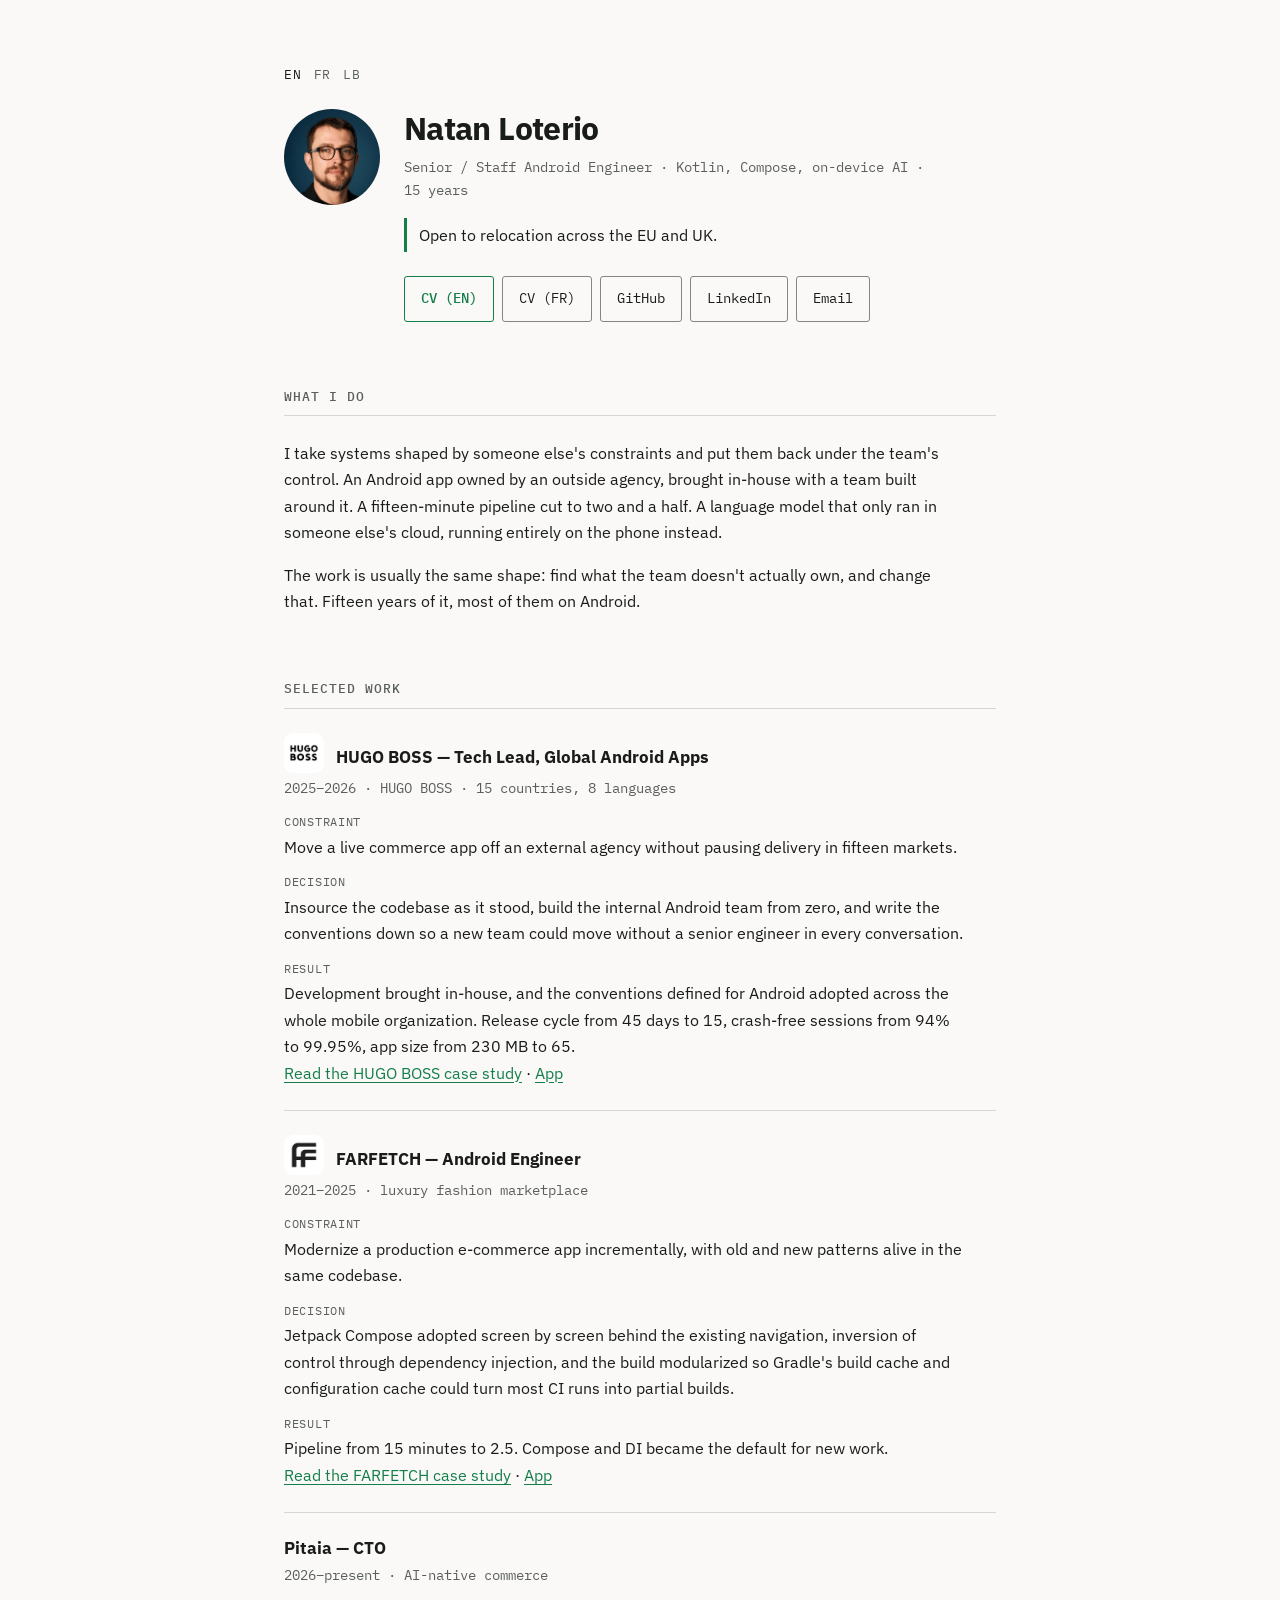
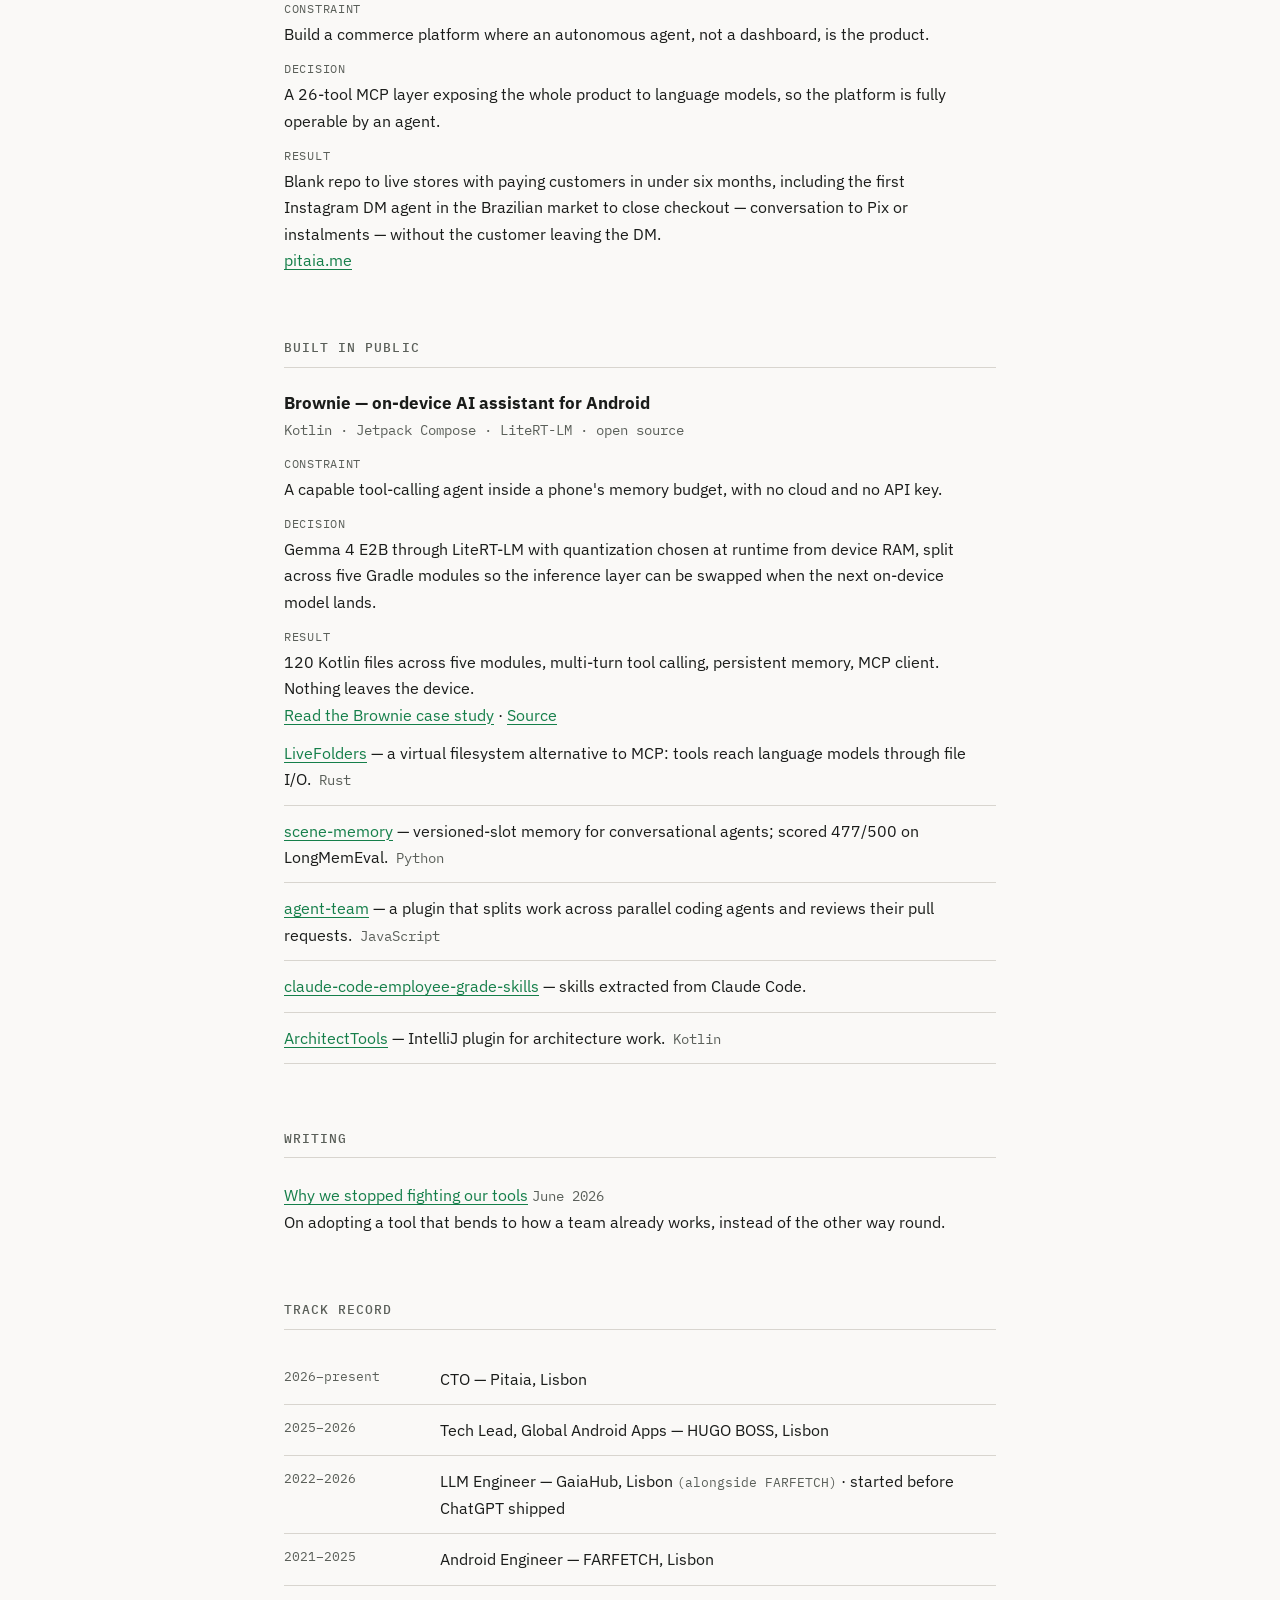
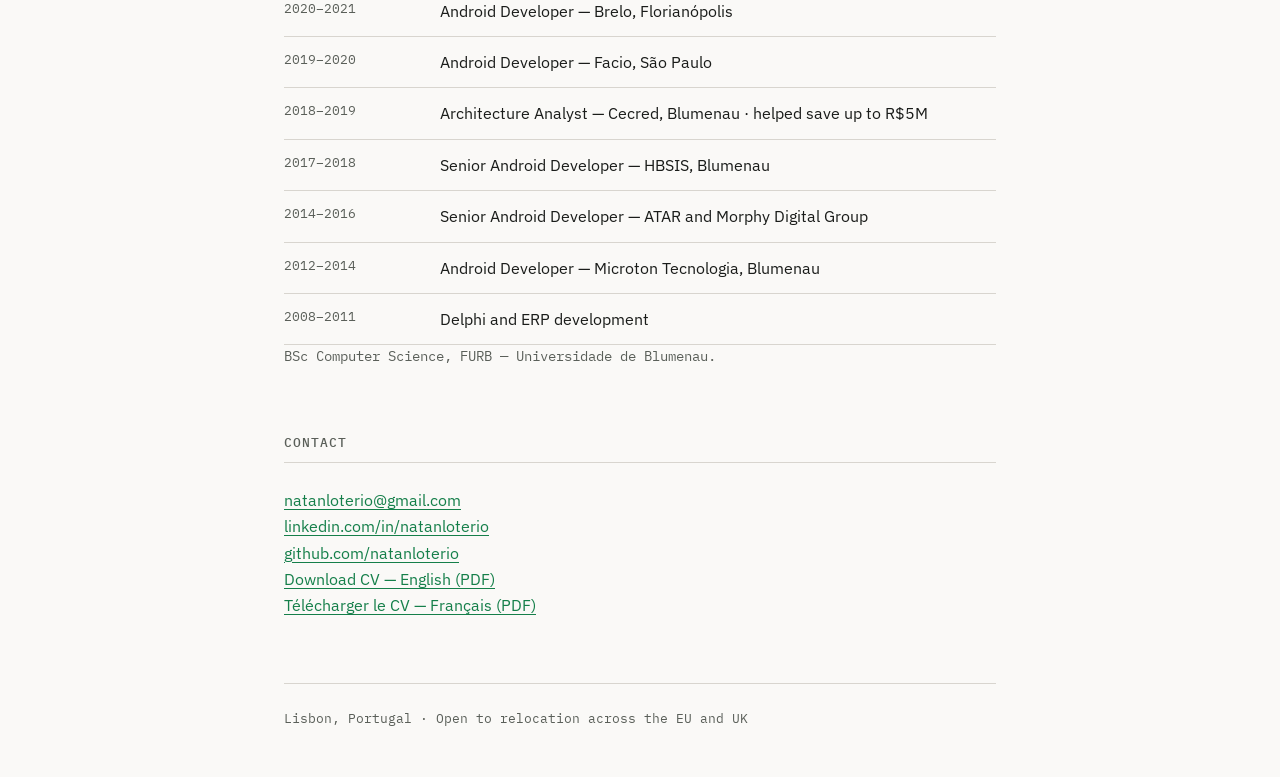
<file: index.html>
<!DOCTYPE html>
<html lang="en">
<head>
<meta charset="utf-8">
<meta name="viewport" content="width=device-width, initial-scale=1">
<title>Natan Loterio — Senior / Staff Android Engineer</title>
<meta name="description" content="Senior / Staff Android Engineer, 15 years in software and 13 on Android. Kotlin, Compose, on-device AI. Previously Tech Lead at HUGO BOSS and Android Engineer at FARFETCH. Open to relocation across the EU and UK.">
<meta property="og:title" content="Natan Loterio — Senior / Staff Android Engineer">
<meta property="og:description" content="Fifteen years of it, most of them on Android. I take systems shaped by someone else's constraints and put them back under the team's control.">
<meta property="og:image" content="https://loterio.me/assets/og.png">
<meta property="og:url" content="https://loterio.me/">
<meta property="og:type" content="profile">
<link rel="canonical" href="https://loterio.me/">
<link rel="alternate" hreflang="en" href="https://loterio.me/">
<link rel="alternate" hreflang="fr" href="https://loterio.me/fr/">
<link rel="alternate" hreflang="lb" href="https://loterio.me/lb/">
<link rel="alternate" hreflang="x-default" href="https://loterio.me/">
<link rel="icon" href="assets/favicon.ico" sizes="any">
<link rel="preconnect" href="https://fonts.googleapis.com">
<link rel="preconnect" href="https://fonts.gstatic.com" crossorigin>
<link href="https://fonts.googleapis.com/css2?family=IBM+Plex+Mono:wght@400;500&family=IBM+Plex+Sans:wght@400;500&display=swap" rel="stylesheet">
<link rel="stylesheet" href="assets/site.css">
<script src="assets/analytics.js" defer></script>
<script type="application/ld+json">
{"@context":"https://schema.org","@type":"Person","name":"Natan Loterio","jobTitle":"Senior Android Engineer · Tech Lead","email":"mailto:natanloterio@gmail.com","url":"https://loterio.me/","image":"https://loterio.me/assets/natan.jpg","address":{"@type":"PostalAddress","addressLocality":"Lisbon","addressCountry":"PT"},"alumniOf":{"@type":"CollegeOrUniversity","name":"FURB — Universidade de Blumenau"},"knowsAbout":["Android","Kotlin","Jetpack Compose","On-device machine learning","Mobile architecture"],"sameAs":["https://github.com/natanloterio","https://www.linkedin.com/in/natanloterio","https://natanloterio.substack.com"]}
</script>
</head>
<body>

<nav class="langs" aria-label="Language">
  <span aria-current="true">EN</span>
  <a href="fr/" hreflang="fr" lang="fr">FR</a>
  <a href="lb/" hreflang="lb" lang="lb">LB</a>
</nav>

<header class="hero">
  <img class="portrait" src="assets/natan.jpg" width="96" height="96" alt="Portrait of Natan Loterio">
  <div>
    <h1>Natan Loterio</h1>
    <p class="role">Senior / Staff Android Engineer · Kotlin, Compose, on-device AI · 15&nbsp;years</p>
    <p class="status">Open to relocation across the EU and UK.</p>
    <nav class="actions" aria-label="Profile links">
      <a class="btn primary" href="assets/cv-en.pdf">CV (EN)</a>
      <a class="btn" href="assets/cv-fr.pdf">CV (FR)</a>
      <a class="btn" href="https://github.com/natanloterio" rel="noopener noreferrer">GitHub</a>
      <a class="btn" href="https://www.linkedin.com/in/natanloterio" rel="noopener noreferrer">LinkedIn</a>
      <a class="btn" href="mailto:natanloterio@gmail.com">Email</a>
    </nav>
  </div>
</header>

<main>

<section id="thesis">
  <h2>What I do</h2>
  <p>I take systems shaped by someone else's constraints and put them back under the team's control. An Android app owned by an outside agency, brought in-house with a team built around it. A fifteen-minute pipeline cut to two and a half. A language model that only ran in someone else's cloud, running entirely on the phone instead.</p>
  <p>The work is usually the same shape: find what the team doesn't actually own, and change that. Fifteen years of it, most of them on Android.</p>
</section>

<section id="proof">
  <h2>Selected work</h2>

  <article class="proof-item">
    <h3><img class="app-icon" src="assets/app-hugoboss.png" width="40" height="40" alt="">HUGO BOSS — Tech Lead, Global Android Apps</h3>
    <p class="meta">2025–2026 · HUGO BOSS · 15 countries, 8 languages</p>
    <dl>
      <dt>Constraint</dt>
      <dd>Move a live commerce app off an external agency without pausing delivery in fifteen markets.</dd>
      <dt>Decision</dt>
      <dd>Insource the codebase as it stood, build the internal Android team from zero, and write the conventions down so a new team could move without a senior engineer in every conversation.</dd>
      <dt>Result</dt>
      <dd>Development brought in-house, and the conventions defined for Android adopted across the whole mobile organization. Release cycle from 45 days to 15, crash-free sessions from 94% to 99.95%, app size from 230&nbsp;MB to 65.</dd>
    </dl>
    <p><a href="work/hugo-boss.html">Read the HUGO BOSS case study</a> · <a href="https://play.google.com/store/apps/details?id=com.hugoboss.hugoboss" rel="noopener noreferrer">App</a></p>
  </article>

  <article class="proof-item">
    <h3><img class="app-icon" src="assets/app-farfetch.png" width="40" height="40" alt="">FARFETCH — Android Engineer</h3>
    <p class="meta">2021–2025 · luxury fashion marketplace</p>
    <dl>
      <dt>Constraint</dt>
      <dd>Modernize a production e-commerce app incrementally, with old and new patterns alive in the same codebase.</dd>
      <dt>Decision</dt>
      <dd>Jetpack Compose adopted screen by screen behind the existing navigation, inversion of control through dependency injection, and the build modularized so Gradle's build cache and configuration cache could turn most CI runs into partial builds.</dd>
      <dt>Result</dt>
      <dd>Pipeline from 15 minutes to 2.5. Compose and DI became the default for new work.</dd>
    </dl>
    <p><a href="work/farfetch.html">Read the FARFETCH case study</a> · <a href="https://play.google.com/store/apps/details?id=com.farfetch.farfetchshop" rel="noopener noreferrer">App</a></p>
  </article>

  <article class="proof-item">
    <h3>Pitaia — CTO</h3>
    <p class="meta">2026–present · AI-native commerce</p>
    <dl>
      <dt>Constraint</dt>
      <dd>Build a commerce platform where an autonomous agent, not a dashboard, is the product.</dd>
      <dt>Decision</dt>
      <dd>A 26-tool MCP layer exposing the whole product to language models, so the platform is fully operable by an agent.</dd>
      <dt>Result</dt>
      <dd>Blank repo to live stores with paying customers in under six months, including the first Instagram DM agent in the Brazilian market to close checkout — conversation to Pix or instalments — without the customer leaving the DM.</dd>
    </dl>
    <p><a href="https://pitaia.me" rel="noopener noreferrer">pitaia.me</a></p>
  </article>
</section>

<section id="open-source">
  <h2>Built in public</h2>

  <article class="proof-item">
    <h3>Brownie — on-device AI assistant for Android</h3>
    <p class="meta">Kotlin · Jetpack Compose · LiteRT-LM · open source</p>
    <dl>
      <dt>Constraint</dt>
      <dd>A capable tool-calling agent inside a phone's memory budget, with no cloud and no API key.</dd>
      <dt>Decision</dt>
      <dd>Gemma 4 E2B through LiteRT-LM with quantization chosen at runtime from device RAM, split across five Gradle modules so the inference layer can be swapped when the next on-device model lands.</dd>
      <dt>Result</dt>
      <dd>120 Kotlin files across five modules, multi-turn tool calling, persistent memory, MCP client. Nothing leaves the device.</dd>
    </dl>
    <p><a href="work/brownie.html">Read the Brownie case study</a> · <a href="https://github.com/natanloterio/Brownie" rel="noopener noreferrer">Source</a></p>
  </article>

  <ul class="repo-list">
    <li><a href="https://github.com/natanloterio/LiveFolders" rel="noopener noreferrer">LiveFolders</a> — a virtual filesystem alternative to MCP: tools reach language models through file I/O.<span class="stack">Rust</span></li>
    <li><a href="https://github.com/natanloterio/scene-memory" rel="noopener noreferrer">scene-memory</a> — versioned-slot memory for conversational agents; scored 477/500 on LongMemEval.<span class="stack">Python</span></li>
    <li><a href="https://github.com/natanloterio/agent-team" rel="noopener noreferrer">agent-team</a> — a plugin that splits work across parallel coding agents and reviews their pull requests.<span class="stack">JavaScript</span></li>
    <li><a href="https://github.com/natanloterio/claude-code-employee-grade-skills" rel="noopener noreferrer">claude-code-employee-grade-skills</a> — skills extracted from Claude Code.</li>
    <li><a href="https://github.com/natanloterio/ArchitectTools" rel="noopener noreferrer">ArchitectTools</a> — IntelliJ plugin for architecture work.<span class="stack">Kotlin</span></li>
  </ul>
</section>

<section id="writing">
  <h2>Writing</h2>
  <ul class="plain">
    <li>
      <a href="https://natanloterio.substack.com/p/why-we-stopped-fighting-our-tools" rel="noopener noreferrer">Why we stopped fighting our tools</a>
      <span class="period">June 2026</span>
      <p>On adopting a tool that bends to how a team already works, instead of the other way round.</p>
    </li>
  </ul>
</section>

<section id="track-record">
  <h2>Track record</h2>
  <ul class="timeline">
    <li><span class="period">2026–present</span><span>CTO — Pitaia, Lisbon</span></li>
    <li><span class="period">2025–2026</span><span>Tech Lead, Global Android Apps — HUGO BOSS, Lisbon</span></li>
    <li><span class="period">2022–2026</span><span>LLM Engineer — GaiaHub, Lisbon <span class="period">(alongside FARFETCH)</span> · started before ChatGPT shipped</span></li>
    <li><span class="period">2021–2025</span><span>Android Engineer — FARFETCH, Lisbon</span></li>
    <li><span class="period">2020–2021</span><span>Android Developer — Brelo, Florianópolis</span></li>
    <li><span class="period">2019–2020</span><span>Android Developer — Facio, São Paulo</span></li>
    <li><span class="period">2018–2019</span><span>Architecture Analyst — Cecred, Blumenau · helped save up to R$5M</span></li>
    <li><span class="period">2017–2018</span><span>Senior Android Developer — HBSIS, Blumenau</span></li>
    <li><span class="period">2014–2016</span><span>Senior Android Developer — ATAR and Morphy Digital Group</span></li>
    <li><span class="period">2012–2014</span><span>Android Developer — Microton Tecnologia, Blumenau</span></li>
    <li><span class="period">2008–2011</span><span>Delphi and ERP development</span></li>
  </ul>
  <p class="meta">BSc Computer Science, FURB — Universidade de Blumenau.</p>
</section>

<section id="contact">
  <h2>Contact</h2>
  <ul class="plain">
    <li><a href="mailto:natanloterio@gmail.com">natanloterio@gmail.com</a></li>
    <li><a href="https://www.linkedin.com/in/natanloterio" rel="noopener noreferrer">linkedin.com/in/natanloterio</a></li>
    <li><a href="https://github.com/natanloterio" rel="noopener noreferrer">github.com/natanloterio</a></li>
    <li><a href="assets/cv-en.pdf">Download CV — English (PDF)</a></li>
    <li><a href="assets/cv-fr.pdf">Télécharger le CV — Français (PDF)</a></li>
  </ul>
</section>

</main>

<footer>Lisbon, Portugal · Open to relocation across the EU and UK</footer>

</body>
</html>
</file>
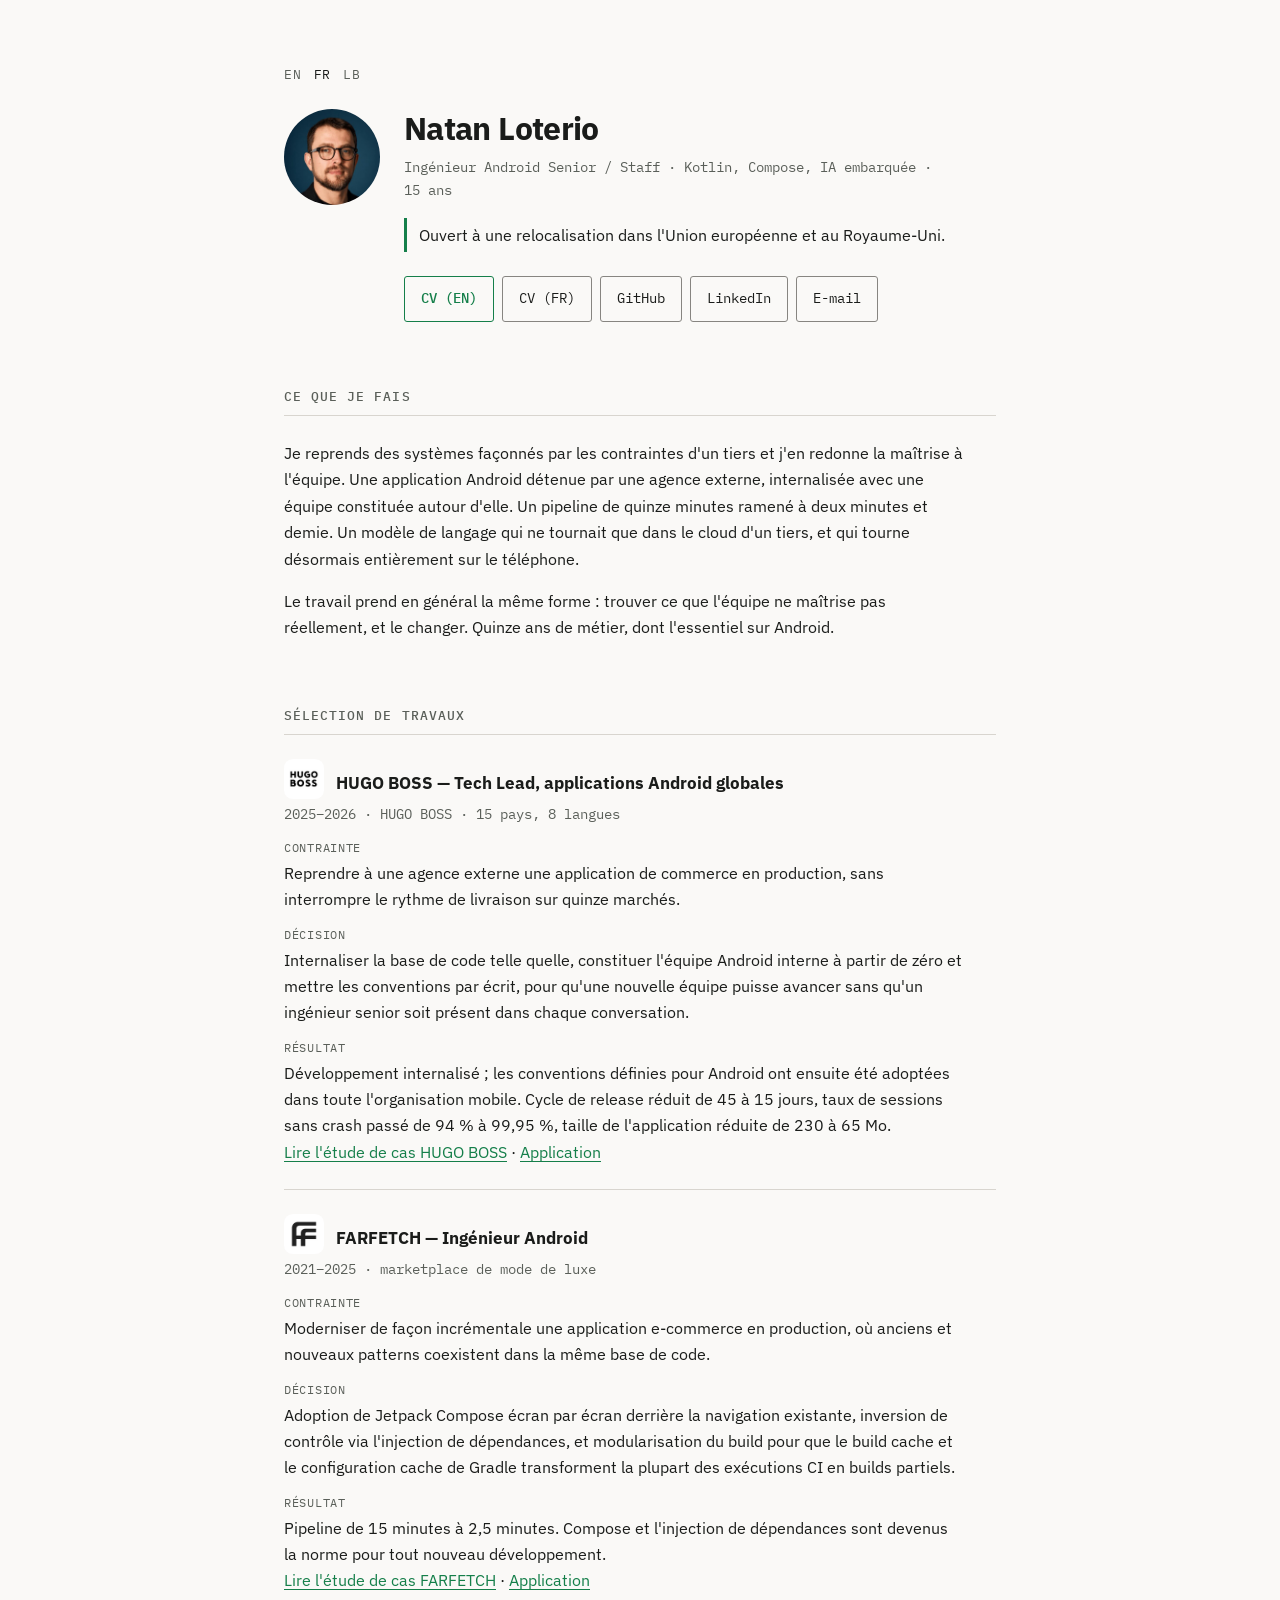
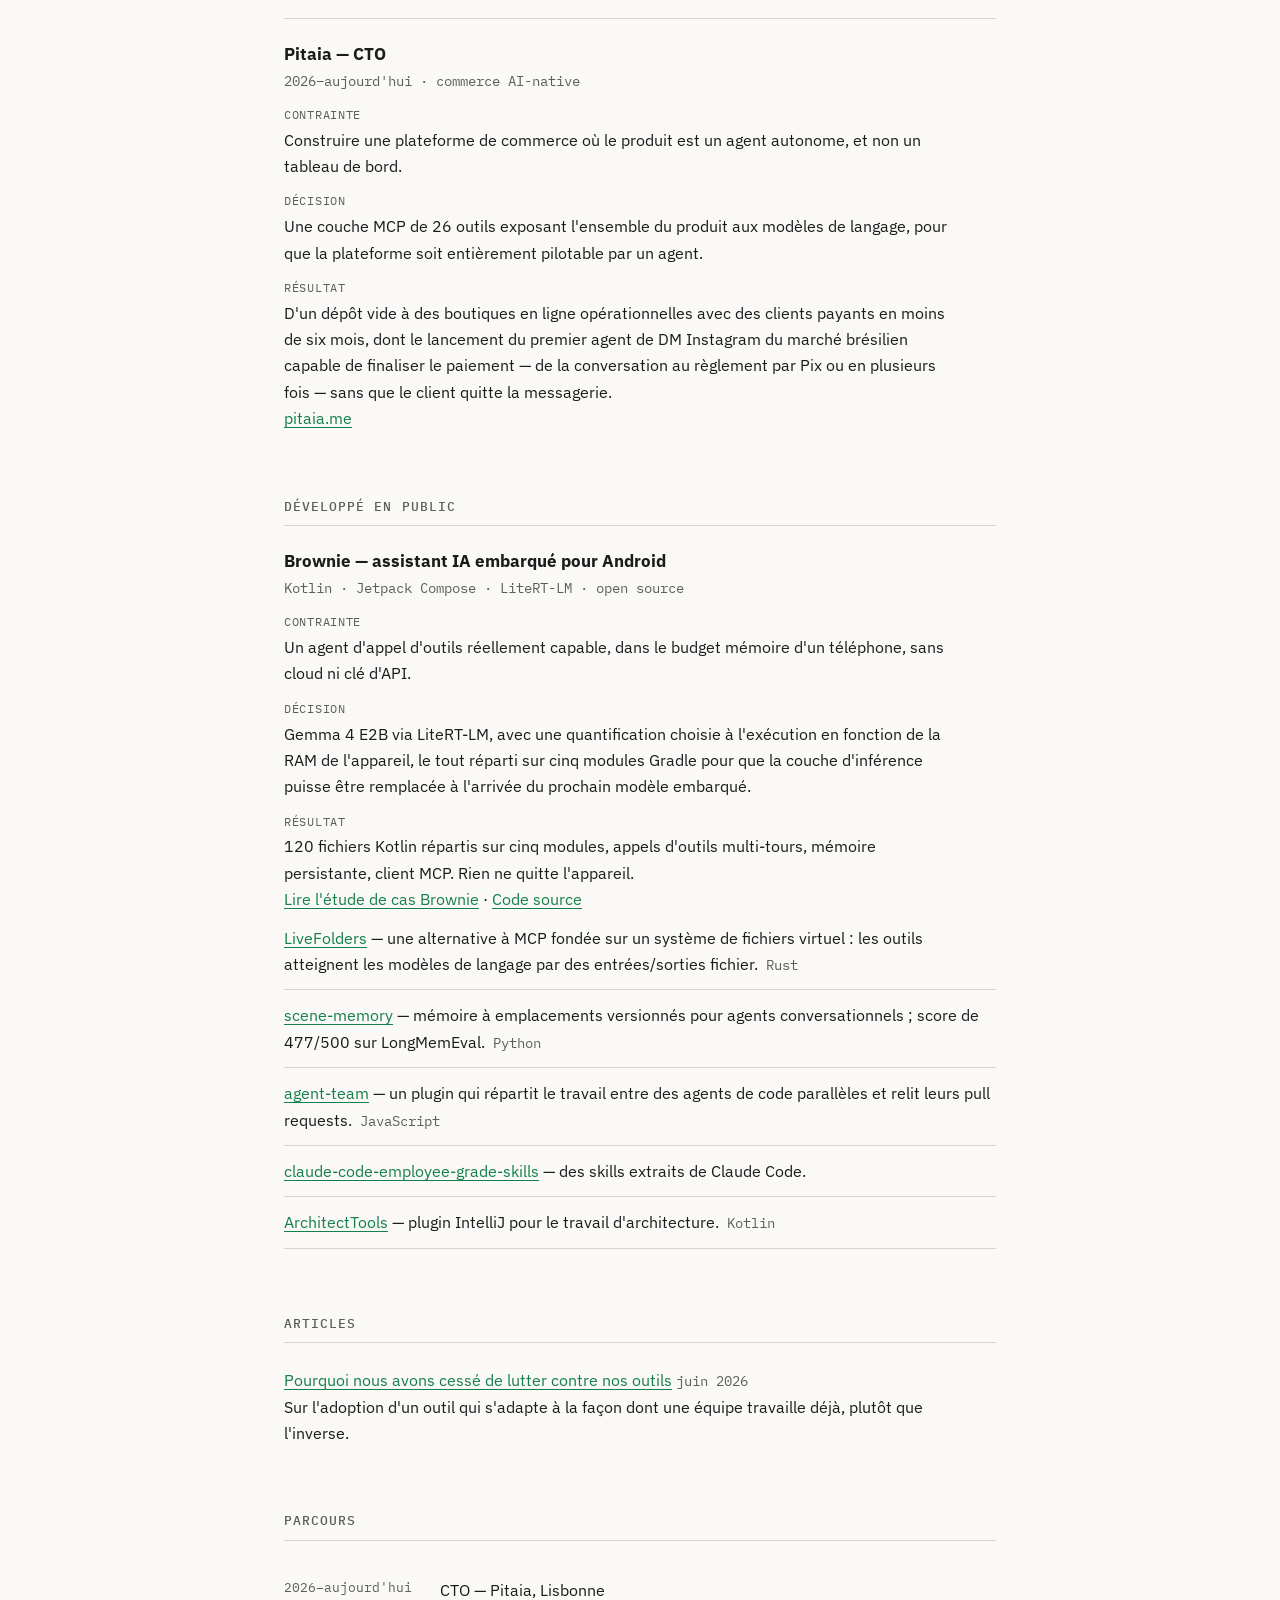
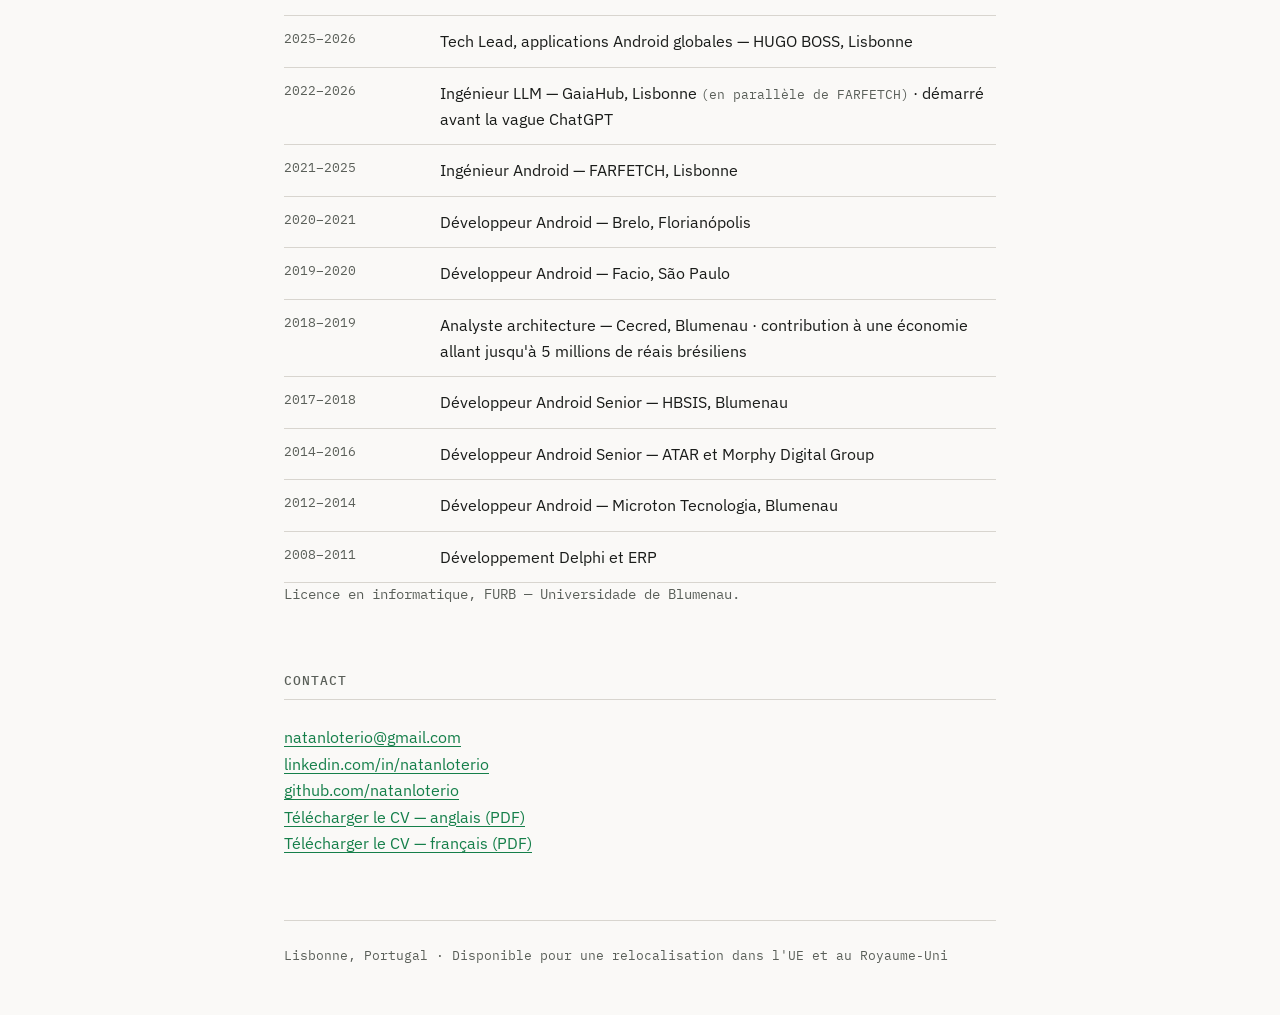
<file: fr/index.html>
<!DOCTYPE html>
<html lang="fr">
<head>
<meta charset="utf-8">
<meta name="viewport" content="width=device-width, initial-scale=1">
<title>Natan Loterio — Ingénieur Android Senior / Staff</title>
<meta name="description" content="Ingénieur Android Senior / Staff, 15 ans dans le logiciel dont 13 sur Android. Kotlin, Compose, IA embarquée. Ancien Tech Lead chez HUGO BOSS et ingénieur Android chez FARFETCH. Disponible pour une relocalisation dans l'UE et au Royaume-Uni.">
<meta property="og:title" content="Natan Loterio — Ingénieur Android Senior / Staff">
<meta property="og:description" content="Quinze ans de métier, dont l'essentiel sur Android. Je reprends des systèmes façonnés par les contraintes d'un tiers et j'en redonne la maîtrise à l'équipe.">
<meta property="og:image" content="https://loterio.me/assets/og.png">
<meta property="og:url" content="https://loterio.me/fr/">
<meta property="og:type" content="profile">
<link rel="canonical" href="https://loterio.me/fr/">
<link rel="alternate" hreflang="en" href="https://loterio.me/">
<link rel="alternate" hreflang="fr" href="https://loterio.me/fr/">
<link rel="alternate" hreflang="lb" href="https://loterio.me/lb/">
<link rel="alternate" hreflang="x-default" href="https://loterio.me/">
<link rel="icon" href="../assets/favicon.ico" sizes="any">
<link rel="preconnect" href="https://fonts.googleapis.com">
<link rel="preconnect" href="https://fonts.gstatic.com" crossorigin>
<link href="https://fonts.googleapis.com/css2?family=IBM+Plex+Mono:wght@400;500&family=IBM+Plex+Sans:wght@400;500&display=swap" rel="stylesheet">
<link rel="stylesheet" href="../assets/site.css">
<script src="../assets/analytics.js" defer></script>
<script type="application/ld+json">
{"@context":"https://schema.org","@type":"Person","name":"Natan Loterio","jobTitle":"Ingénieur Android Senior · Tech Lead","email":"mailto:natanloterio@gmail.com","url":"https://loterio.me/","image":"https://loterio.me/assets/natan.jpg","address":{"@type":"PostalAddress","addressLocality":"Lisbon","addressCountry":"PT"},"alumniOf":{"@type":"CollegeOrUniversity","name":"FURB — Universidade de Blumenau"},"knowsAbout":["Android","Kotlin","Jetpack Compose","On-device machine learning","Mobile architecture"],"sameAs":["https://github.com/natanloterio","https://www.linkedin.com/in/natanloterio","https://natanloterio.substack.com"]}
</script>
</head>
<body>

<nav class="langs" aria-label="Langue">
  <a href="../" hreflang="en" lang="en">EN</a>
  <span aria-current="true">FR</span>
  <a href="../lb/" hreflang="lb" lang="lb">LB</a>
</nav>

<header class="hero">
  <img class="portrait" src="../assets/natan.jpg" width="96" height="96" alt="Portrait de Natan Loterio">
  <div>
    <h1>Natan Loterio</h1>
    <p class="role">Ingénieur Android Senior / Staff · Kotlin, Compose, IA embarquée · 15&nbsp;ans</p>
    <p class="status">Ouvert à une relocalisation dans l'Union européenne et au Royaume-Uni.</p>
    <nav class="actions" aria-label="Liens de profil">
      <a class="btn primary" href="../assets/cv-en.pdf">CV (EN)</a>
      <a class="btn" href="../assets/cv-fr.pdf">CV (FR)</a>
      <a class="btn" href="https://github.com/natanloterio" rel="noopener noreferrer">GitHub</a>
      <a class="btn" href="https://www.linkedin.com/in/natanloterio" rel="noopener noreferrer">LinkedIn</a>
      <a class="btn" href="mailto:natanloterio@gmail.com">E-mail</a>
    </nav>
  </div>
</header>

<main>

<section id="thesis">
  <h2>Ce que je fais</h2>
  <p>Je reprends des systèmes façonnés par les contraintes d'un tiers et j'en redonne la maîtrise à l'équipe. Une application Android détenue par une agence externe, internalisée avec une équipe constituée autour d'elle. Un pipeline de quinze minutes ramené à deux minutes et demie. Un modèle de langage qui ne tournait que dans le cloud d'un tiers, et qui tourne désormais entièrement sur le téléphone.</p>
  <p>Le travail prend en général la même forme&nbsp;: trouver ce que l'équipe ne maîtrise pas réellement, et le changer. Quinze ans de métier, dont l'essentiel sur Android.</p>
</section>

<section id="proof">
  <h2>Sélection de travaux</h2>

  <article class="proof-item">
    <h3><img class="app-icon" src="../assets/app-hugoboss.png" width="40" height="40" alt="">HUGO BOSS — Tech Lead, applications Android globales</h3>
    <p class="meta">2025–2026 · HUGO BOSS · 15 pays, 8 langues</p>
    <dl>
      <dt>Contrainte</dt>
      <dd>Reprendre à une agence externe une application de commerce en production, sans interrompre le rythme de livraison sur quinze marchés.</dd>
      <dt>Décision</dt>
      <dd>Internaliser la base de code telle quelle, constituer l'équipe Android interne à partir de zéro et mettre les conventions par écrit, pour qu'une nouvelle équipe puisse avancer sans qu'un ingénieur senior soit présent dans chaque conversation.</dd>
      <dt>Résultat</dt>
      <dd>Développement internalisé&nbsp;; les conventions définies pour Android ont ensuite été adoptées dans toute l'organisation mobile. Cycle de release réduit de 45 à 15 jours, taux de sessions sans crash passé de 94&nbsp;% à 99,95&nbsp;%, taille de l'application réduite de 230 à 65&nbsp;Mo.</dd>
    </dl>
    <p><a href="work/hugo-boss.html">Lire l'étude de cas HUGO BOSS</a> · <a href="https://play.google.com/store/apps/details?id=com.hugoboss.hugoboss" rel="noopener noreferrer">Application</a></p>
  </article>

  <article class="proof-item">
    <h3><img class="app-icon" src="../assets/app-farfetch.png" width="40" height="40" alt="">FARFETCH — Ingénieur Android</h3>
    <p class="meta">2021–2025 · marketplace de mode de luxe</p>
    <dl>
      <dt>Contrainte</dt>
      <dd>Moderniser de façon incrémentale une application e-commerce en production, où anciens et nouveaux patterns coexistent dans la même base de code.</dd>
      <dt>Décision</dt>
      <dd>Adoption de Jetpack Compose écran par écran derrière la navigation existante, inversion de contrôle via l'injection de dépendances, et modularisation du build pour que le build cache et le configuration cache de Gradle transforment la plupart des exécutions CI en builds partiels.</dd>
      <dt>Résultat</dt>
      <dd>Pipeline de 15 minutes à 2,5 minutes. Compose et l'injection de dépendances sont devenus la norme pour tout nouveau développement.</dd>
    </dl>
    <p><a href="work/farfetch.html">Lire l'étude de cas FARFETCH</a> · <a href="https://play.google.com/store/apps/details?id=com.farfetch.farfetchshop" rel="noopener noreferrer">Application</a></p>
  </article>

  <article class="proof-item">
    <h3>Pitaia — CTO</h3>
    <p class="meta">2026–aujourd'hui · commerce AI-native</p>
    <dl>
      <dt>Contrainte</dt>
      <dd>Construire une plateforme de commerce où le produit est un agent autonome, et non un tableau de bord.</dd>
      <dt>Décision</dt>
      <dd>Une couche MCP de 26 outils exposant l'ensemble du produit aux modèles de langage, pour que la plateforme soit entièrement pilotable par un agent.</dd>
      <dt>Résultat</dt>
      <dd>D'un dépôt vide à des boutiques en ligne opérationnelles avec des clients payants en moins de six mois, dont le lancement du premier agent de DM Instagram du marché brésilien capable de finaliser le paiement — de la conversation au règlement par Pix ou en plusieurs fois — sans que le client quitte la messagerie.</dd>
    </dl>
    <p><a href="https://pitaia.me" rel="noopener noreferrer">pitaia.me</a></p>
  </article>
</section>

<section id="open-source">
  <h2>Développé en public</h2>

  <article class="proof-item">
    <h3>Brownie — assistant IA embarqué pour Android</h3>
    <p class="meta">Kotlin · Jetpack Compose · LiteRT-LM · open source</p>
    <dl>
      <dt>Contrainte</dt>
      <dd>Un agent d'appel d'outils réellement capable, dans le budget mémoire d'un téléphone, sans cloud ni clé d'API.</dd>
      <dt>Décision</dt>
      <dd>Gemma 4 E2B via LiteRT-LM, avec une quantification choisie à l'exécution en fonction de la RAM de l'appareil, le tout réparti sur cinq modules Gradle pour que la couche d'inférence puisse être remplacée à l'arrivée du prochain modèle embarqué.</dd>
      <dt>Résultat</dt>
      <dd>120 fichiers Kotlin répartis sur cinq modules, appels d'outils multi-tours, mémoire persistante, client MCP. Rien ne quitte l'appareil.</dd>
    </dl>
    <p><a href="work/brownie.html">Lire l'étude de cas Brownie</a> · <a href="https://github.com/natanloterio/Brownie" rel="noopener noreferrer">Code source</a></p>
  </article>

  <ul class="repo-list">
    <li><a href="https://github.com/natanloterio/LiveFolders" rel="noopener noreferrer">LiveFolders</a> — une alternative à MCP fondée sur un système de fichiers virtuel&nbsp;: les outils atteignent les modèles de langage par des entrées/sorties fichier.<span class="stack">Rust</span></li>
    <li><a href="https://github.com/natanloterio/scene-memory" rel="noopener noreferrer">scene-memory</a> — mémoire à emplacements versionnés pour agents conversationnels&nbsp;; score de 477/500 sur LongMemEval.<span class="stack">Python</span></li>
    <li><a href="https://github.com/natanloterio/agent-team" rel="noopener noreferrer">agent-team</a> — un plugin qui répartit le travail entre des agents de code parallèles et relit leurs pull requests.<span class="stack">JavaScript</span></li>
    <li><a href="https://github.com/natanloterio/claude-code-employee-grade-skills" rel="noopener noreferrer">claude-code-employee-grade-skills</a> — des skills extraits de Claude Code.</li>
    <li><a href="https://github.com/natanloterio/ArchitectTools" rel="noopener noreferrer">ArchitectTools</a> — plugin IntelliJ pour le travail d'architecture.<span class="stack">Kotlin</span></li>
  </ul>
</section>

<section id="writing">
  <h2>Articles</h2>
  <ul class="plain">
    <li>
      <a href="https://natanloterio.substack.com/p/why-we-stopped-fighting-our-tools" rel="noopener noreferrer">Pourquoi nous avons cessé de lutter contre nos outils</a>
      <span class="period">juin 2026</span>
      <p>Sur l'adoption d'un outil qui s'adapte à la façon dont une équipe travaille déjà, plutôt que l'inverse.</p>
    </li>
  </ul>
</section>

<section id="track-record">
  <h2>Parcours</h2>
  <ul class="timeline">
    <li><span class="period">2026–aujourd'hui</span><span>CTO — Pitaia, Lisbonne</span></li>
    <li><span class="period">2025–2026</span><span>Tech Lead, applications Android globales — HUGO BOSS, Lisbonne</span></li>
    <li><span class="period">2022–2026</span><span>Ingénieur LLM — GaiaHub, Lisbonne <span class="period">(en parallèle de FARFETCH)</span> · démarré avant la vague ChatGPT</span></li>
    <li><span class="period">2021–2025</span><span>Ingénieur Android — FARFETCH, Lisbonne</span></li>
    <li><span class="period">2020–2021</span><span>Développeur Android — Brelo, Florianópolis</span></li>
    <li><span class="period">2019–2020</span><span>Développeur Android — Facio, São Paulo</span></li>
    <li><span class="period">2018–2019</span><span>Analyste architecture — Cecred, Blumenau · contribution à une économie allant jusqu'à 5 millions de réais brésiliens</span></li>
    <li><span class="period">2017–2018</span><span>Développeur Android Senior — HBSIS, Blumenau</span></li>
    <li><span class="period">2014–2016</span><span>Développeur Android Senior — ATAR et Morphy Digital Group</span></li>
    <li><span class="period">2012–2014</span><span>Développeur Android — Microton Tecnologia, Blumenau</span></li>
    <li><span class="period">2008–2011</span><span>Développement Delphi et ERP</span></li>
  </ul>
  <p class="meta">Licence en informatique, FURB — Universidade de Blumenau.</p>
</section>

<section id="contact">
  <h2>Contact</h2>
  <ul class="plain">
    <li><a href="mailto:natanloterio@gmail.com">natanloterio@gmail.com</a></li>
    <li><a href="https://www.linkedin.com/in/natanloterio" rel="noopener noreferrer">linkedin.com/in/natanloterio</a></li>
    <li><a href="https://github.com/natanloterio" rel="noopener noreferrer">github.com/natanloterio</a></li>
    <li><a href="../assets/cv-en.pdf">Télécharger le CV — anglais (PDF)</a></li>
    <li><a href="../assets/cv-fr.pdf">Télécharger le CV — français (PDF)</a></li>
  </ul>
</section>

</main>

<footer>Lisbonne, Portugal · Disponible pour une relocalisation dans l'UE et au Royaume-Uni</footer>

</body>
</html>
</file>
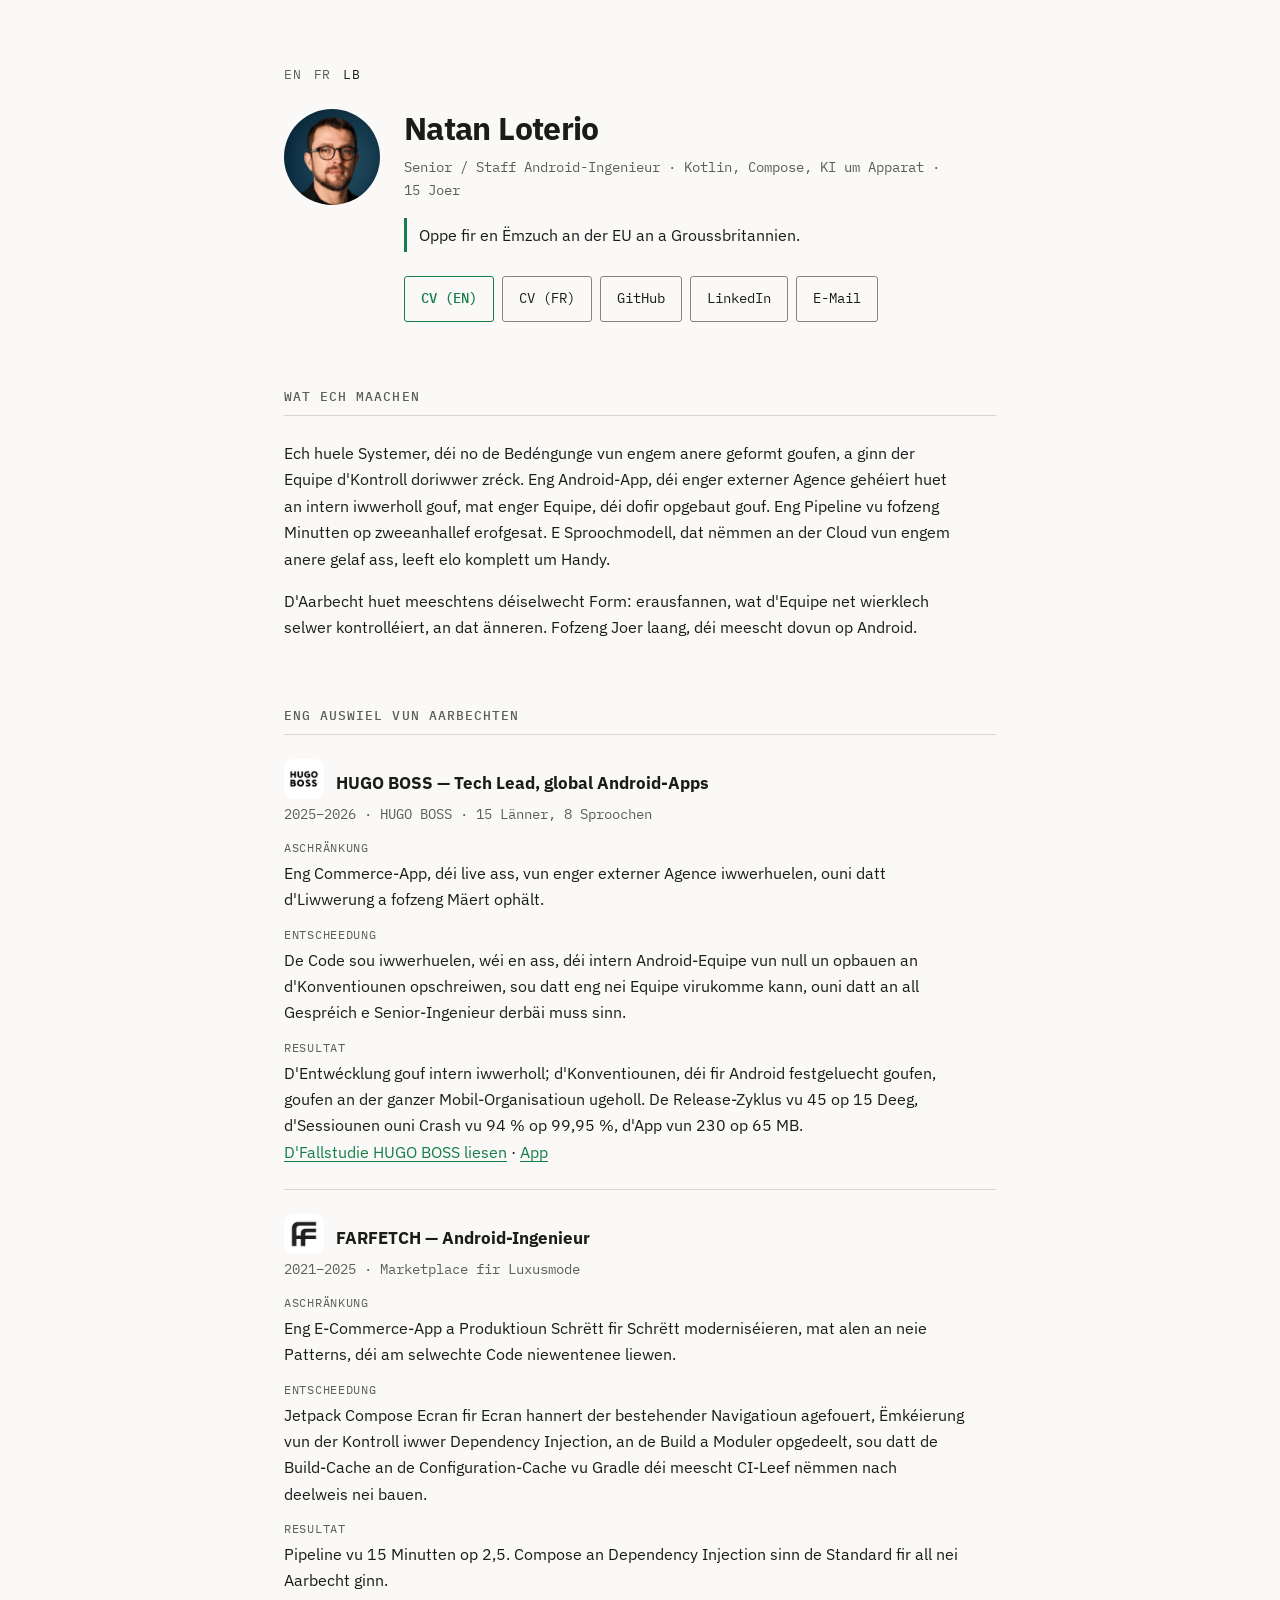
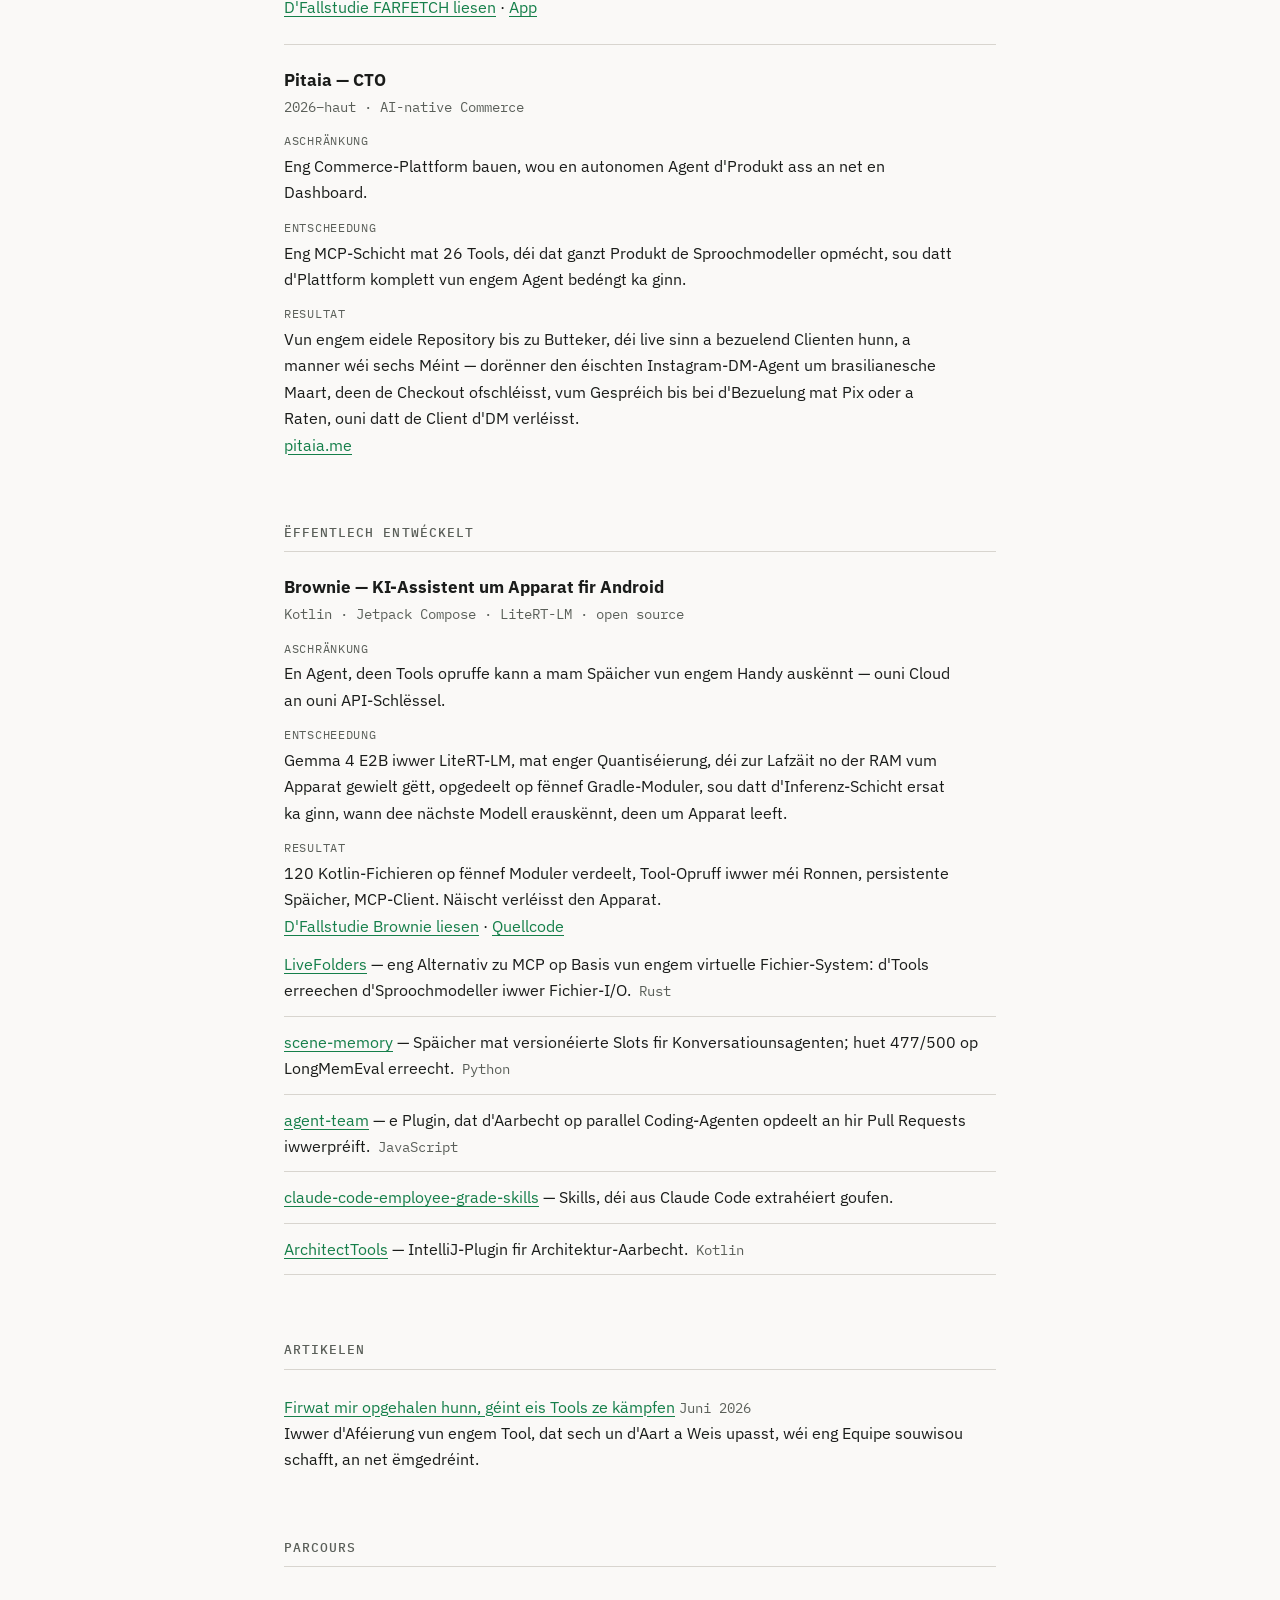
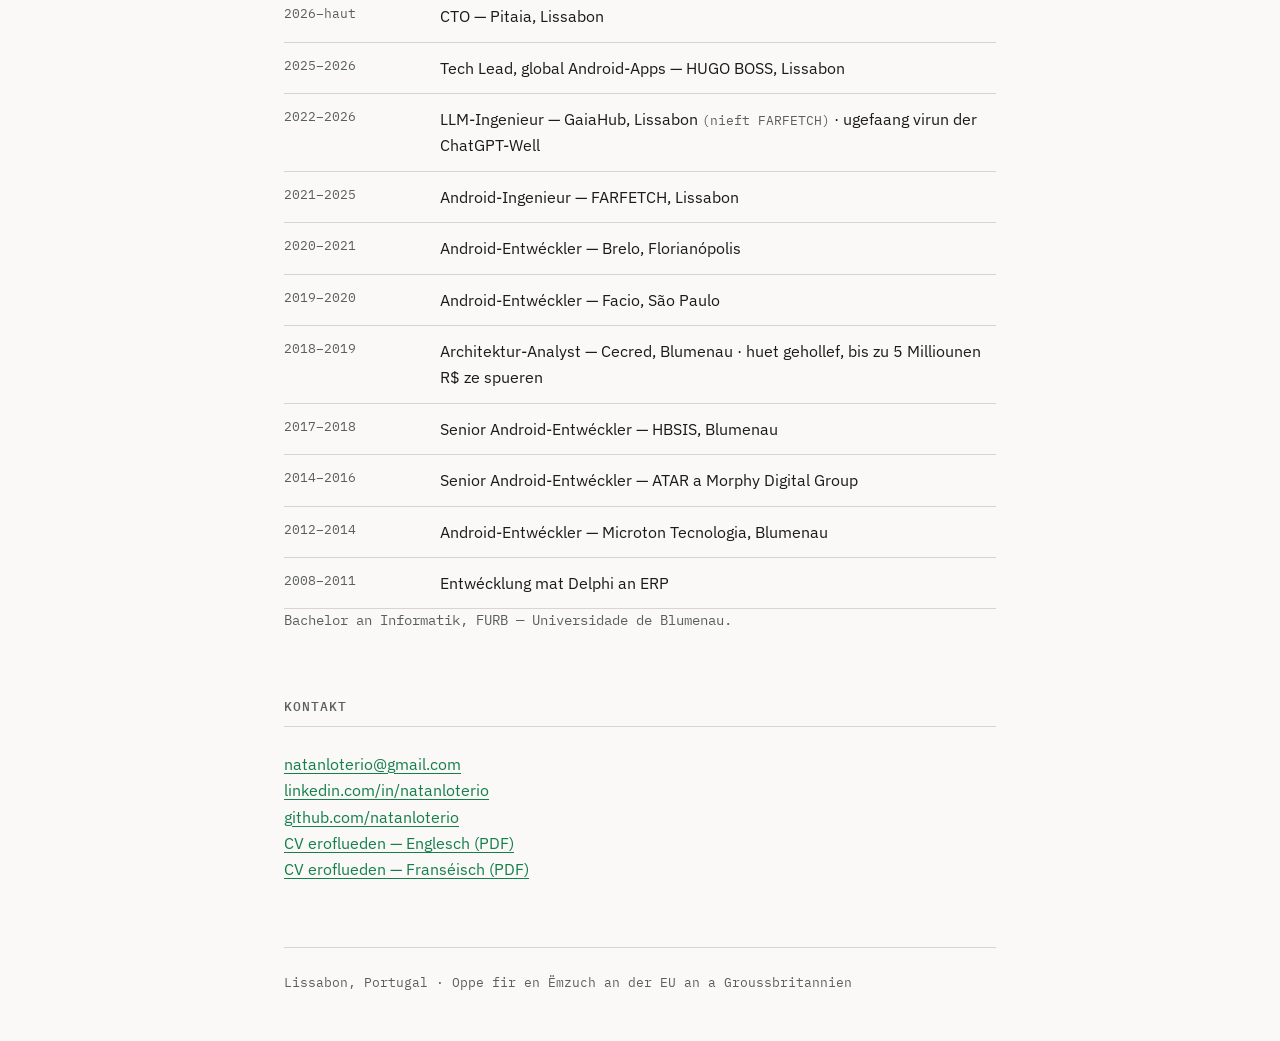
<file: lb/index.html>
<!DOCTYPE html>
<html lang="lb">
<head>
<meta charset="utf-8">
<meta name="viewport" content="width=device-width, initial-scale=1">
<title>Natan Loterio — Senior / Staff Android-Ingenieur</title>
<meta name="description" content="Senior / Staff Android-Ingenieur, 15 Joer am Software-Beräich, dovun 13 op Android. Kotlin, Compose, KI um Apparat. Virdru Tech Lead bei HUGO BOSS an Android-Ingenieur bei FARFETCH. Oppe fir en Ëmzuch an der EU an a Groussbritannien.">
<meta property="og:title" content="Natan Loterio — Senior / Staff Android-Ingenieur">
<meta property="og:description" content="Fofzeng Joer laang, déi meescht dovun op Android. Ech huele Systemer, déi no de Bedéngunge vun engem anere geformt goufen, a ginn der Equipe d'Kontroll doriwwer zréck.">
<meta property="og:image" content="https://loterio.me/assets/og.png">
<meta property="og:url" content="https://loterio.me/lb/">
<meta property="og:type" content="profile">
<link rel="canonical" href="https://loterio.me/lb/">
<link rel="alternate" hreflang="en" href="https://loterio.me/">
<link rel="alternate" hreflang="fr" href="https://loterio.me/fr/">
<link rel="alternate" hreflang="lb" href="https://loterio.me/lb/">
<link rel="alternate" hreflang="x-default" href="https://loterio.me/">
<link rel="icon" href="../assets/favicon.ico" sizes="any">
<link rel="preconnect" href="https://fonts.googleapis.com">
<link rel="preconnect" href="https://fonts.gstatic.com" crossorigin>
<link href="https://fonts.googleapis.com/css2?family=IBM+Plex+Mono:wght@400;500&family=IBM+Plex+Sans:wght@400;500&display=swap" rel="stylesheet">
<link rel="stylesheet" href="../assets/site.css">
<script src="../assets/analytics.js" defer></script>
<script type="application/ld+json">
{"@context":"https://schema.org","@type":"Person","name":"Natan Loterio","jobTitle":"Senior Android-Ingenieur · Tech Lead","email":"mailto:natanloterio@gmail.com","url":"https://loterio.me/","image":"https://loterio.me/assets/natan.jpg","address":{"@type":"PostalAddress","addressLocality":"Lisbon","addressCountry":"PT"},"alumniOf":{"@type":"CollegeOrUniversity","name":"FURB — Universidade de Blumenau"},"knowsAbout":["Android","Kotlin","Jetpack Compose","On-device machine learning","Mobile architecture"],"sameAs":["https://github.com/natanloterio","https://www.linkedin.com/in/natanloterio","https://natanloterio.substack.com"]}
</script>
</head>
<body>

<nav class="langs" aria-label="Sprooch">
  <a href="../" hreflang="en" lang="en">EN</a>
  <a href="../fr/" hreflang="fr" lang="fr">FR</a>
  <span aria-current="true">LB</span>
</nav>

<header class="hero">
  <img class="portrait" src="../assets/natan.jpg" width="96" height="96" alt="Portrait vum Natan Loterio">
  <div>
    <h1>Natan Loterio</h1>
    <p class="role">Senior / Staff Android-Ingenieur · Kotlin, Compose, KI um Apparat · 15&nbsp;Joer</p>
    <p class="status">Oppe fir en Ëmzuch an der EU an a Groussbritannien.</p>
    <nav class="actions" aria-label="Profil-Linken">
      <a class="btn primary" href="../assets/cv-en.pdf">CV (EN)</a>
      <a class="btn" href="../assets/cv-fr.pdf">CV (FR)</a>
      <a class="btn" href="https://github.com/natanloterio" rel="noopener noreferrer">GitHub</a>
      <a class="btn" href="https://www.linkedin.com/in/natanloterio" rel="noopener noreferrer">LinkedIn</a>
      <a class="btn" href="mailto:natanloterio@gmail.com">E-Mail</a>
    </nav>
  </div>
</header>

<main>

<section id="thesis">
  <h2>Wat ech maachen</h2>
  <p>Ech huele Systemer, déi no de Bedéngunge vun engem anere geformt goufen, a ginn der Equipe d'Kontroll doriwwer zréck. Eng Android-App, déi enger externer Agence gehéiert huet an intern iwwerholl gouf, mat enger Equipe, déi dofir opgebaut gouf. Eng Pipeline vu fofzeng Minutten op zweeanhallef erofgesat. E Sproochmodell, dat nëmmen an der Cloud vun engem anere gelaf ass, leeft elo komplett um Handy.</p>
  <p>D'Aarbecht huet meeschtens déiselwecht Form: erausfannen, wat d'Equipe net wierklech selwer kontrolléiert, an dat änneren. Fofzeng Joer laang, déi meescht dovun op Android.</p>
</section>

<section id="proof">
  <h2>Eng Auswiel vun Aarbechten</h2>

  <article class="proof-item">
    <h3><img class="app-icon" src="../assets/app-hugoboss.png" width="40" height="40" alt="">HUGO BOSS — Tech Lead, global Android-Apps</h3>
    <p class="meta">2025–2026 · HUGO BOSS · 15 Länner, 8 Sproochen</p>
    <dl>
      <dt>Aschränkung</dt>
      <dd>Eng Commerce-App, déi live ass, vun enger externer Agence iwwerhuelen, ouni datt d'Liwwerung a fofzeng Mäert ophält.</dd>
      <dt>Entscheedung</dt>
      <dd>De Code sou iwwerhuelen, wéi en ass, déi intern Android-Equipe vun null un opbauen an d'Konventiounen opschreiwen, sou datt eng nei Equipe virukomme kann, ouni datt an all Gespréich e Senior-Ingenieur derbäi muss sinn.</dd>
      <dt>Resultat</dt>
      <dd>D'Entwécklung gouf intern iwwerholl; d'Konventiounen, déi fir Android festgeluecht goufen, goufen an der ganzer Mobil-Organisatioun ugeholl. De Release-Zyklus vu 45 op 15 Deeg, d'Sessiounen ouni Crash vu 94 % op 99,95 %, d'App vun 230 op 65 MB.</dd>
    </dl>
    <p><a href="work/hugo-boss.html">D'Fallstudie HUGO BOSS liesen</a> · <a href="https://play.google.com/store/apps/details?id=com.hugoboss.hugoboss" rel="noopener noreferrer">App</a></p>
  </article>

  <article class="proof-item">
    <h3><img class="app-icon" src="../assets/app-farfetch.png" width="40" height="40" alt="">FARFETCH — Android-Ingenieur</h3>
    <p class="meta">2021–2025 · Marketplace fir Luxusmode</p>
    <dl>
      <dt>Aschränkung</dt>
      <dd>Eng E-Commerce-App a Produktioun Schrëtt fir Schrëtt moderniséieren, mat alen an neie Patterns, déi am selwechte Code niewentenee liewen.</dd>
      <dt>Entscheedung</dt>
      <dd>Jetpack Compose Ecran fir Ecran hannert der bestehender Navigatioun agefouert, Ëmkéierung vun der Kontroll iwwer Dependency Injection, an de Build a Moduler opgedeelt, sou datt de Build-Cache an de Configuration-Cache vu Gradle déi meescht CI-Leef nëmmen nach deelweis nei bauen.</dd>
      <dt>Resultat</dt>
      <dd>Pipeline vu 15 Minutten op 2,5. Compose an Dependency Injection sinn de Standard fir all nei Aarbecht ginn.</dd>
    </dl>
    <p><a href="work/farfetch.html">D'Fallstudie FARFETCH liesen</a> · <a href="https://play.google.com/store/apps/details?id=com.farfetch.farfetchshop" rel="noopener noreferrer">App</a></p>
  </article>

  <article class="proof-item">
    <h3>Pitaia — CTO</h3>
    <p class="meta">2026–haut · AI-native Commerce</p>
    <dl>
      <dt>Aschränkung</dt>
      <dd>Eng Commerce-Plattform bauen, wou en autonomen Agent d'Produkt ass an net en Dashboard.</dd>
      <dt>Entscheedung</dt>
      <dd>Eng MCP-Schicht mat 26 Tools, déi dat ganzt Produkt de Sproochmodeller opmécht, sou datt d'Plattform komplett vun engem Agent bedéngt ka ginn.</dd>
      <dt>Resultat</dt>
      <dd>Vun engem eidele Repository bis zu Butteker, déi live sinn a bezuelend Clienten hunn, a manner wéi sechs Méint — dorënner den éischten Instagram-DM-Agent um brasilianesche Maart, deen de Checkout ofschléisst, vum Gespréich bis bei d'Bezuelung mat Pix oder a Raten, ouni datt de Client d'DM verléisst.</dd>
    </dl>
    <p><a href="https://pitaia.me" rel="noopener noreferrer">pitaia.me</a></p>
  </article>
</section>

<section id="open-source">
  <h2>Ëffentlech entwéckelt</h2>

  <article class="proof-item">
    <h3>Brownie — KI-Assistent um Apparat fir Android</h3>
    <p class="meta">Kotlin · Jetpack Compose · LiteRT-LM · open source</p>
    <dl>
      <dt>Aschränkung</dt>
      <dd>En Agent, deen Tools opruffe kann a mam Späicher vun engem Handy auskënnt — ouni Cloud an ouni API-Schlëssel.</dd>
      <dt>Entscheedung</dt>
      <dd>Gemma 4 E2B iwwer LiteRT-LM, mat enger Quantiséierung, déi zur Lafzäit no der RAM vum Apparat gewielt gëtt, opgedeelt op fënnef Gradle-Moduler, sou datt d'Inferenz-Schicht ersat ka ginn, wann dee nächste Modell erauskënnt, deen um Apparat leeft.</dd>
      <dt>Resultat</dt>
      <dd>120 Kotlin-Fichieren op fënnef Moduler verdeelt, Tool-Opruff iwwer méi Ronnen, persistente Späicher, MCP-Client. Näischt verléisst den Apparat.</dd>
    </dl>
    <p><a href="work/brownie.html">D'Fallstudie Brownie liesen</a> · <a href="https://github.com/natanloterio/Brownie" rel="noopener noreferrer">Quellcode</a></p>
  </article>

  <ul class="repo-list">
    <li><a href="https://github.com/natanloterio/LiveFolders" rel="noopener noreferrer">LiveFolders</a> — eng Alternativ zu MCP op Basis vun engem virtuelle Fichier-System: d'Tools erreechen d'Sproochmodeller iwwer Fichier-I/O.<span class="stack">Rust</span></li>
    <li><a href="https://github.com/natanloterio/scene-memory" rel="noopener noreferrer">scene-memory</a> — Späicher mat versionéierte Slots fir Konversatiounsagenten; huet 477/500 op LongMemEval erreecht.<span class="stack">Python</span></li>
    <li><a href="https://github.com/natanloterio/agent-team" rel="noopener noreferrer">agent-team</a> — e Plugin, dat d'Aarbecht op parallel Coding-Agenten opdeelt an hir Pull Requests iwwerpréift.<span class="stack">JavaScript</span></li>
    <li><a href="https://github.com/natanloterio/claude-code-employee-grade-skills" rel="noopener noreferrer">claude-code-employee-grade-skills</a> — Skills, déi aus Claude Code extrahéiert goufen.</li>
    <li><a href="https://github.com/natanloterio/ArchitectTools" rel="noopener noreferrer">ArchitectTools</a> — IntelliJ-Plugin fir Architektur-Aarbecht.<span class="stack">Kotlin</span></li>
  </ul>
</section>

<section id="writing">
  <h2>Artikelen</h2>
  <ul class="plain">
    <li>
      <a href="https://natanloterio.substack.com/p/why-we-stopped-fighting-our-tools" rel="noopener noreferrer">Firwat mir opgehalen hunn, géint eis Tools ze kämpfen</a>
      <span class="period">Juni 2026</span>
      <p>Iwwer d'Aféierung vun engem Tool, dat sech un d'Aart a Weis upasst, wéi eng Equipe souwisou schafft, an net ëmgedréint.</p>
    </li>
  </ul>
</section>

<section id="track-record">
  <h2>Parcours</h2>
  <ul class="timeline">
    <li><span class="period">2026–haut</span><span>CTO — Pitaia, Lissabon</span></li>
    <li><span class="period">2025–2026</span><span>Tech Lead, global Android-Apps — HUGO BOSS, Lissabon</span></li>
    <li><span class="period">2022–2026</span><span>LLM-Ingenieur — GaiaHub, Lissabon <span class="period">(nieft FARFETCH)</span> · ugefaang virun der ChatGPT-Well</span></li>
    <li><span class="period">2021–2025</span><span>Android-Ingenieur — FARFETCH, Lissabon</span></li>
    <li><span class="period">2020–2021</span><span>Android-Entwéckler — Brelo, Florianópolis</span></li>
    <li><span class="period">2019–2020</span><span>Android-Entwéckler — Facio, São Paulo</span></li>
    <li><span class="period">2018–2019</span><span>Architektur-Analyst — Cecred, Blumenau · huet gehollef, bis zu 5 Milliounen R$ ze spueren</span></li>
    <li><span class="period">2017–2018</span><span>Senior Android-Entwéckler — HBSIS, Blumenau</span></li>
    <li><span class="period">2014–2016</span><span>Senior Android-Entwéckler — ATAR a Morphy Digital Group</span></li>
    <li><span class="period">2012–2014</span><span>Android-Entwéckler — Microton Tecnologia, Blumenau</span></li>
    <li><span class="period">2008–2011</span><span>Entwécklung mat Delphi an ERP</span></li>
  </ul>
  <p class="meta">Bachelor an Informatik, FURB — Universidade de Blumenau.</p>
</section>

<section id="contact">
  <h2>Kontakt</h2>
  <ul class="plain">
    <li><a href="mailto:natanloterio@gmail.com">natanloterio@gmail.com</a></li>
    <li><a href="https://www.linkedin.com/in/natanloterio" rel="noopener noreferrer">linkedin.com/in/natanloterio</a></li>
    <li><a href="https://github.com/natanloterio" rel="noopener noreferrer">github.com/natanloterio</a></li>
    <li><a href="../assets/cv-en.pdf">CV eroflueden — Englesch (PDF)</a></li>
    <li><a href="../assets/cv-fr.pdf">CV eroflueden — Franséisch (PDF)</a></li>
  </ul>
</section>

</main>

<footer>Lissabon, Portugal · Oppe fir en Ëmzuch an der EU an a Groussbritannien</footer>

</body>
</html>
</file>
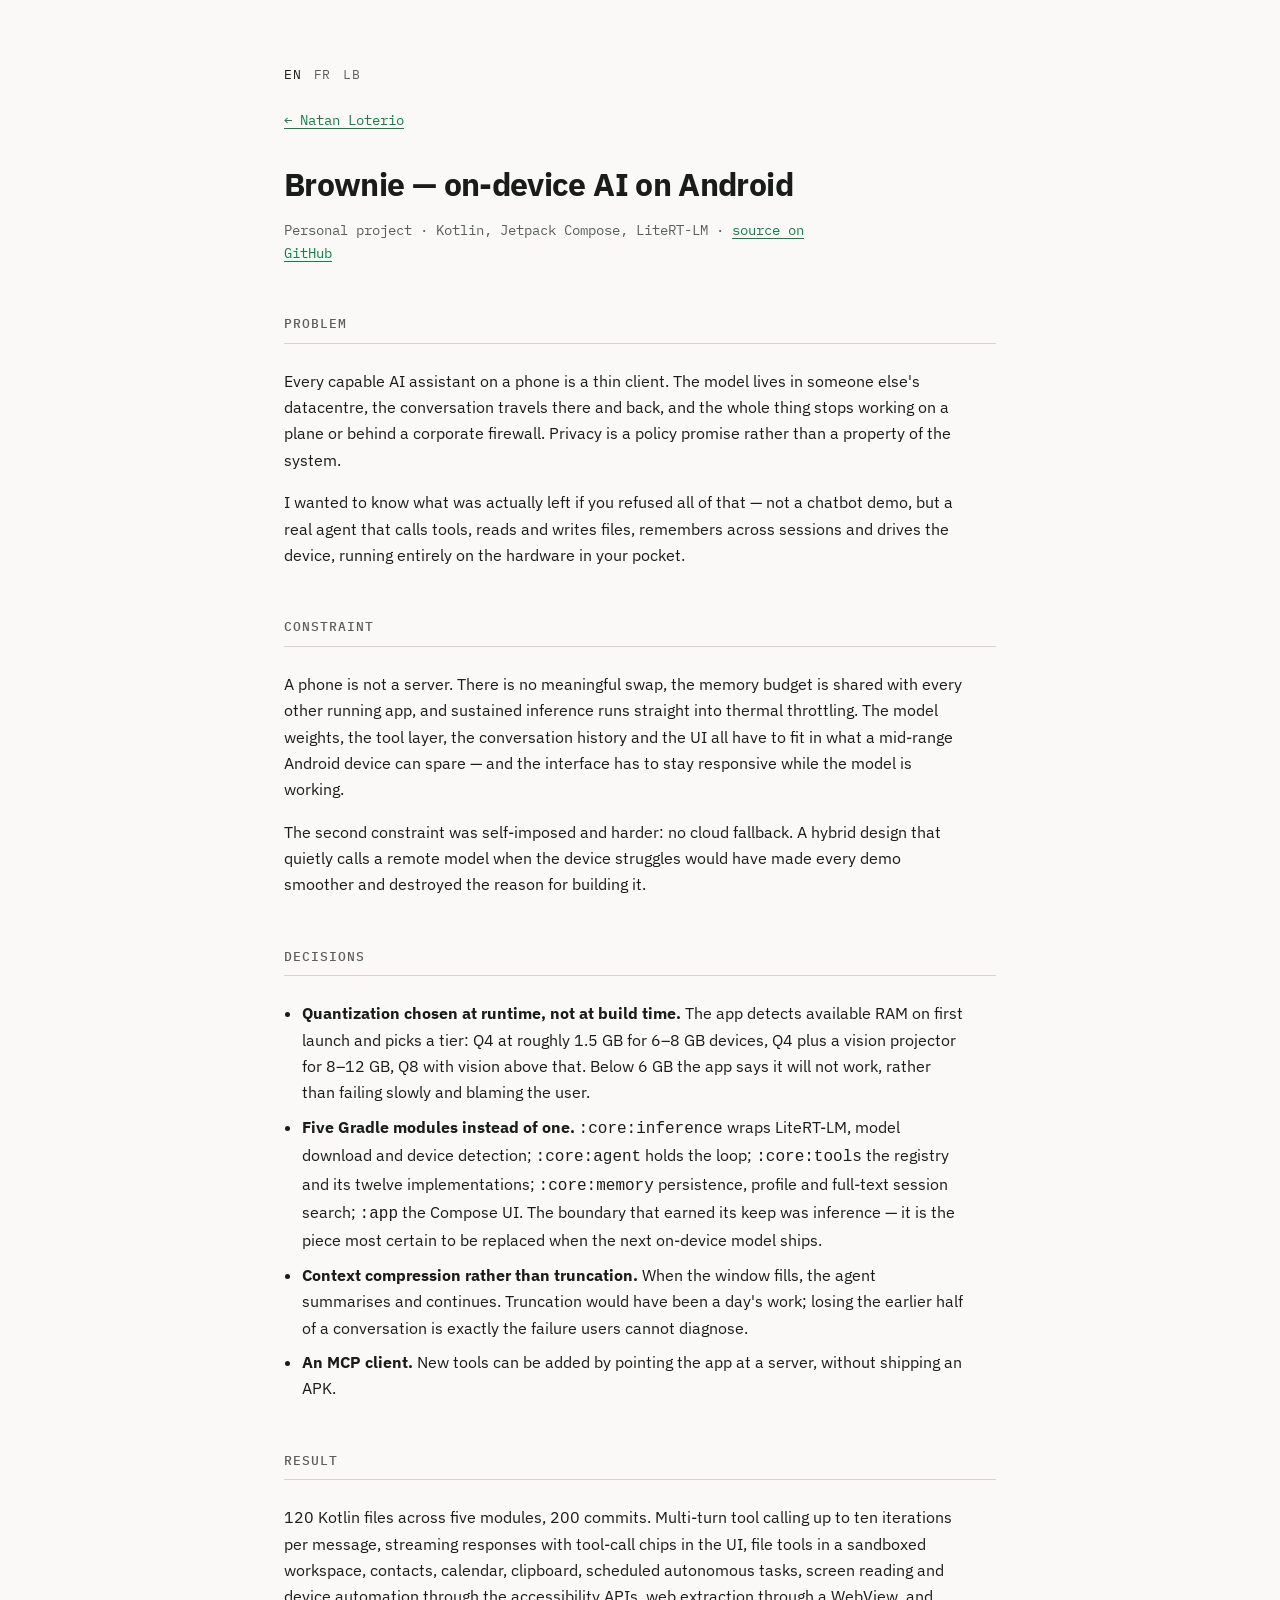
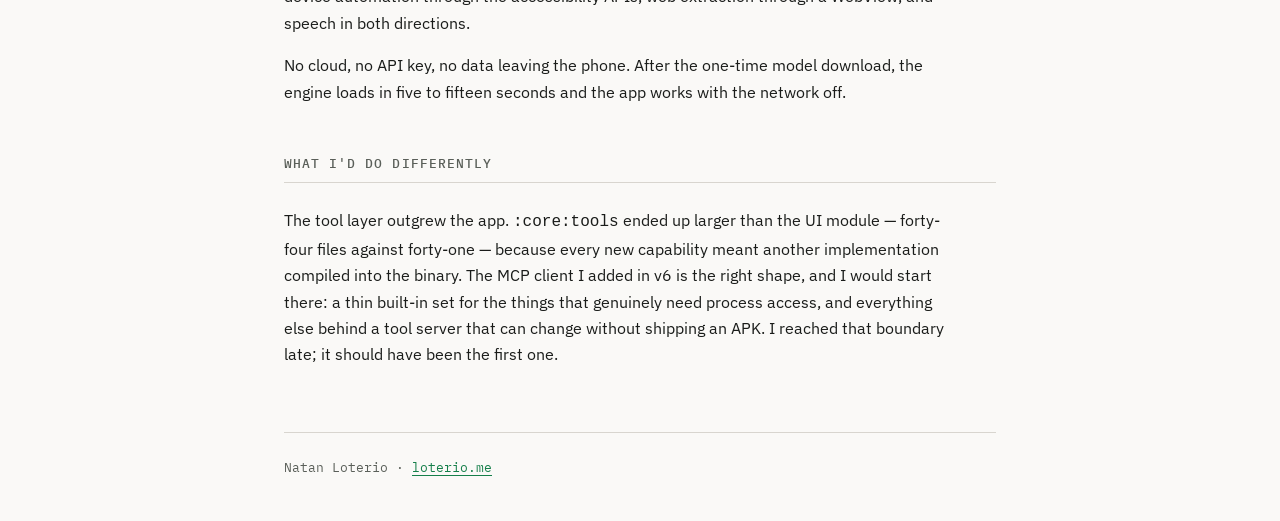
<file: work/brownie.html>
<!DOCTYPE html>
<html lang="en">
<head>
<meta charset="utf-8">
<meta name="viewport" content="width=device-width, initial-scale=1">
<title>Brownie — on-device AI on Android · Natan Loterio</title>
<meta name="description" content="Building a tool-calling AI agent that runs entirely on an Android phone: Gemma 4 E2B through LiteRT-LM, quantization chosen from device RAM, five Gradle modules, no cloud.">
<meta property="og:title" content="Brownie — on-device AI on Android">
<meta property="og:description" content="A capable tool-calling agent inside a phone's memory budget. No cloud, no API key, no data leaving the device.">
<meta property="og:image" content="https://loterio.me/assets/og.png">
<meta property="og:url" content="https://loterio.me/work/brownie.html">
<link rel="canonical" href="https://loterio.me/work/brownie.html">
<link rel="alternate" hreflang="en" href="https://loterio.me/work/brownie.html">
<link rel="alternate" hreflang="fr" href="https://loterio.me/fr/work/brownie.html">
<link rel="alternate" hreflang="lb" href="https://loterio.me/lb/work/brownie.html">
<link rel="alternate" hreflang="x-default" href="https://loterio.me/work/brownie.html">
<link rel="icon" href="../assets/favicon.ico" sizes="any">
<link rel="preconnect" href="https://fonts.googleapis.com">
<link rel="preconnect" href="https://fonts.gstatic.com" crossorigin>
<link href="https://fonts.googleapis.com/css2?family=IBM+Plex+Mono:wght@400;500&family=IBM+Plex+Sans:wght@400;500&display=swap" rel="stylesheet">
<link rel="stylesheet" href="../assets/site.css">
<script src="../assets/analytics.js" defer></script>
</head>
<body>

<nav class="langs" aria-label="Language">
  <span aria-current="true">EN</span>
  <a href="../fr/work/brownie.html" hreflang="fr" lang="fr">FR</a>
  <a href="../lb/work/brownie.html" hreflang="lb" lang="lb">LB</a>
</nav>

<nav class="case-nav" aria-label="Back to home"><a href="../index.html">&larr; Natan Loterio</a></nav>

<main class="case">
<h1>Brownie — on-device AI on Android</h1>
<p class="meta">Personal project · Kotlin, Jetpack Compose, LiteRT-LM · <a href="https://github.com/natanloterio/Brownie" rel="noopener noreferrer">source on GitHub</a></p>

<h2>Problem</h2>
<p>Every capable AI assistant on a phone is a thin client. The model lives in someone else's datacentre, the conversation travels there and back, and the whole thing stops working on a plane or behind a corporate firewall. Privacy is a policy promise rather than a property of the system.</p>
<p>I wanted to know what was actually left if you refused all of that — not a chatbot demo, but a real agent that calls tools, reads and writes files, remembers across sessions and drives the device, running entirely on the hardware in your pocket.</p>

<h2>Constraint</h2>
<p>A phone is not a server. There is no meaningful swap, the memory budget is shared with every other running app, and sustained inference runs straight into thermal throttling. The model weights, the tool layer, the conversation history and the UI all have to fit in what a mid-range Android device can spare — and the interface has to stay responsive while the model is working.</p>
<p>The second constraint was self-imposed and harder: no cloud fallback. A hybrid design that quietly calls a remote model when the device struggles would have made every demo smoother and destroyed the reason for building it.</p>

<h2>Decisions</h2>
<ul>
<li><strong>Quantization chosen at runtime, not at build time.</strong> The app detects available RAM on first launch and picks a tier: Q4 at roughly 1.5&nbsp;GB for 6–8&nbsp;GB devices, Q4 plus a vision projector for 8–12&nbsp;GB, Q8 with vision above that. Below 6&nbsp;GB the app says it will not work, rather than failing slowly and blaming the user.</li>
<li><strong>Five Gradle modules instead of one.</strong> <code>:core:inference</code> wraps LiteRT-LM, model download and device detection; <code>:core:agent</code> holds the loop; <code>:core:tools</code> the registry and its twelve implementations; <code>:core:memory</code> persistence, profile and full-text session search; <code>:app</code> the Compose UI. The boundary that earned its keep was inference — it is the piece most certain to be replaced when the next on-device model ships.</li>
<li><strong>Context compression rather than truncation.</strong> When the window fills, the agent summarises and continues. Truncation would have been a day's work; losing the earlier half of a conversation is exactly the failure users cannot diagnose.</li>
<li><strong>An MCP client.</strong> New tools can be added by pointing the app at a server, without shipping an APK.</li>
</ul>

<h2>Result</h2>
<p>120 Kotlin files across five modules, 200 commits. Multi-turn tool calling up to ten iterations per message, streaming responses with tool-call chips in the UI, file tools in a sandboxed workspace, contacts, calendar, clipboard, scheduled autonomous tasks, screen reading and device automation through the accessibility APIs, web extraction through a WebView, and speech in both directions.</p>
<p>No cloud, no API key, no data leaving the phone. After the one-time model download, the engine loads in five to fifteen seconds and the app works with the network off.</p>

<h2>What I'd do differently</h2>
<p>The tool layer outgrew the app. <code>:core:tools</code> ended up larger than the UI module — forty-four files against forty-one — because every new capability meant another implementation compiled into the binary. The MCP client I added in v6 is the right shape, and I would start there: a thin built-in set for the things that genuinely need process access, and everything else behind a tool server that can change without shipping an APK. I reached that boundary late; it should have been the first one.</p>
</main>

<footer>Natan Loterio · <a href="../index.html">loterio.me</a></footer>

</body>
</html>
</file>
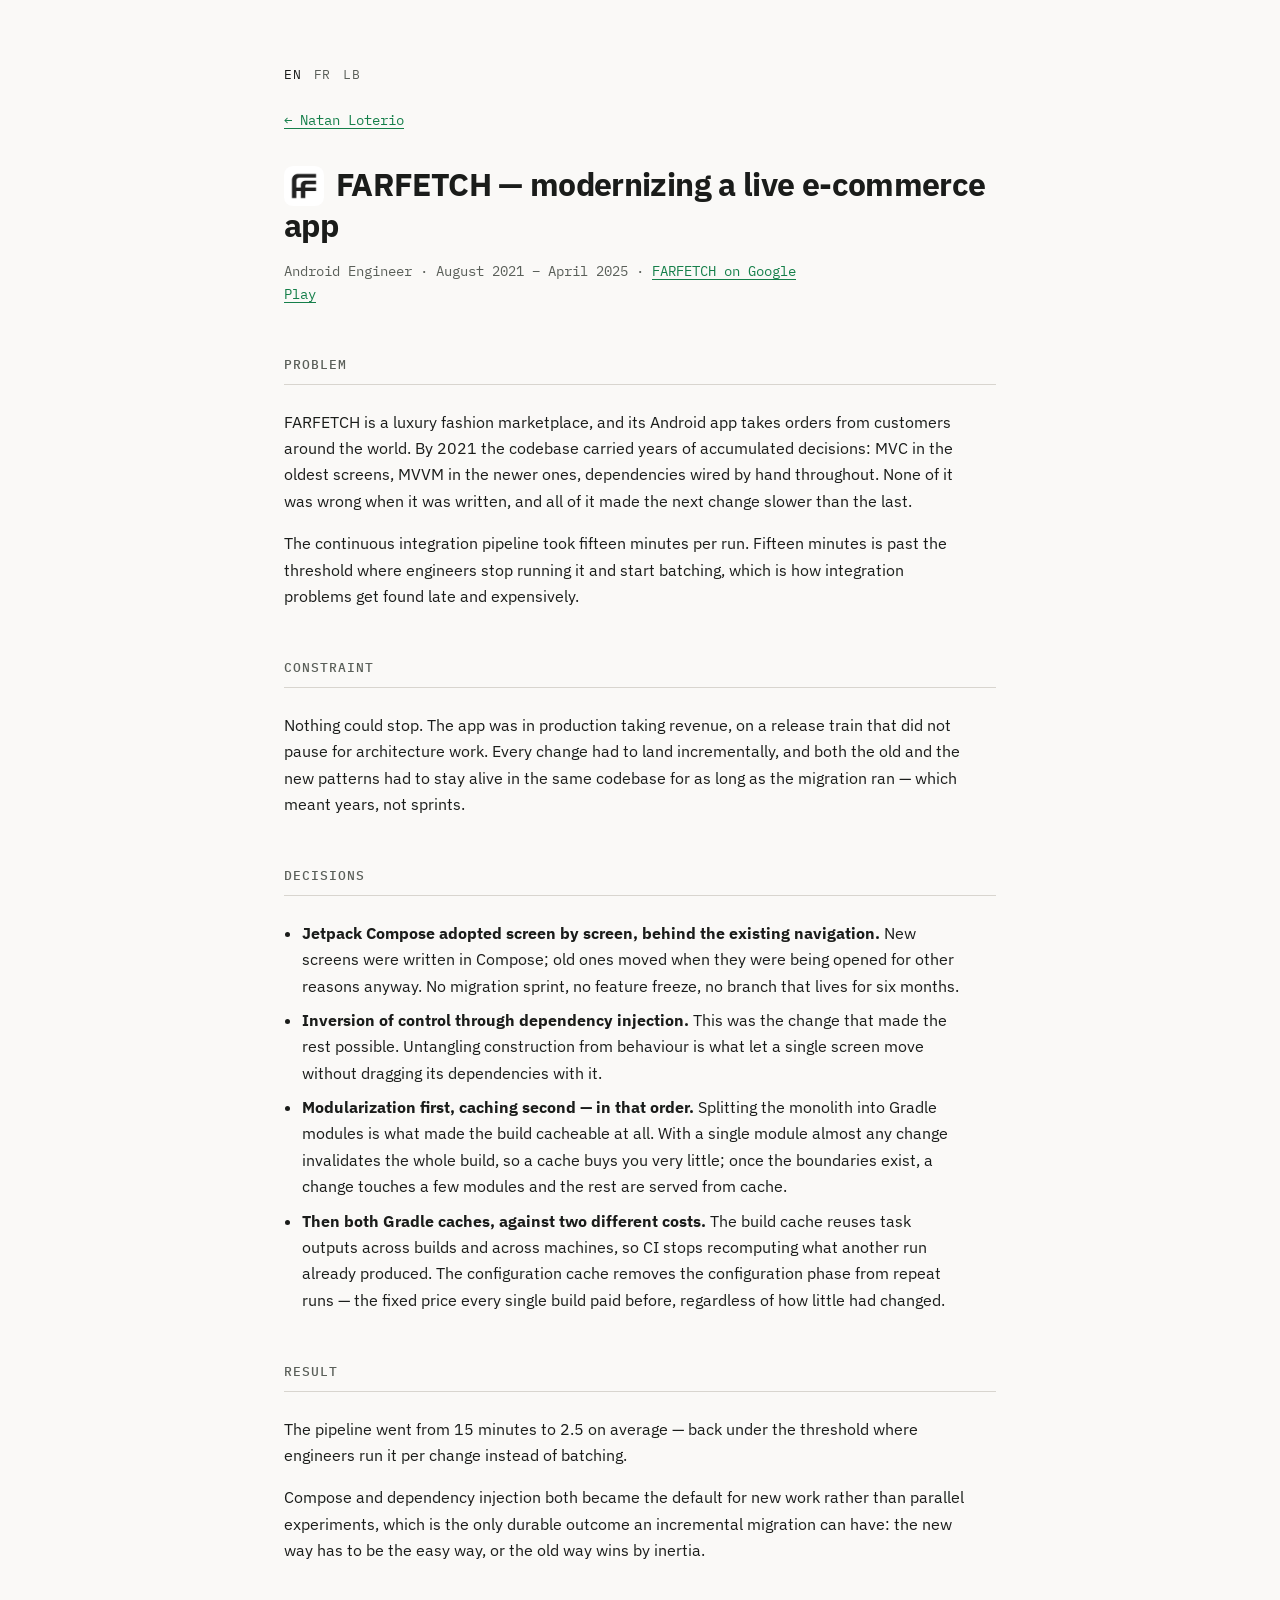
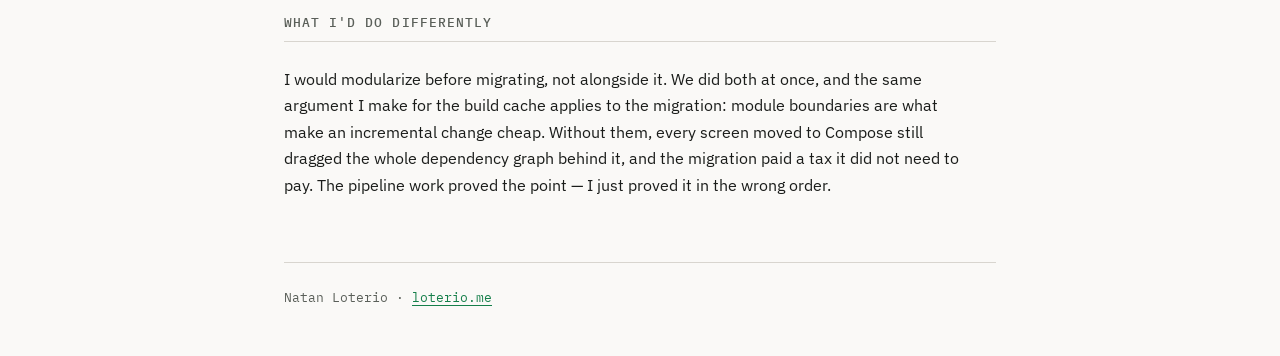
<file: work/farfetch.html>
<!DOCTYPE html>
<html lang="en">
<head>
<meta charset="utf-8">
<meta name="viewport" content="width=device-width, initial-scale=1">
<title>FARFETCH — modernizing a live e-commerce app · Natan Loterio</title>
<meta name="description" content="Modernizing FARFETCH's Android app in production: incremental Jetpack Compose adoption, dependency injection, and a CI pipeline cut from 15 minutes to 2.5.">
<meta property="og:title" content="FARFETCH — modernizing a live e-commerce app">
<meta property="og:description" content="Incremental Compose adoption and dependency injection on a production e-commerce app, plus a pipeline cut from 15 minutes to 2.5.">
<meta property="og:image" content="https://loterio.me/assets/og.png">
<meta property="og:url" content="https://loterio.me/work/farfetch.html">
<link rel="canonical" href="https://loterio.me/work/farfetch.html">
<link rel="alternate" hreflang="en" href="https://loterio.me/work/farfetch.html">
<link rel="alternate" hreflang="fr" href="https://loterio.me/fr/work/farfetch.html">
<link rel="alternate" hreflang="lb" href="https://loterio.me/lb/work/farfetch.html">
<link rel="alternate" hreflang="x-default" href="https://loterio.me/work/farfetch.html">
<link rel="icon" href="../assets/favicon.ico" sizes="any">
<link rel="preconnect" href="https://fonts.googleapis.com">
<link rel="preconnect" href="https://fonts.gstatic.com" crossorigin>
<link href="https://fonts.googleapis.com/css2?family=IBM+Plex+Mono:wght@400;500&family=IBM+Plex+Sans:wght@400;500&display=swap" rel="stylesheet">
<link rel="stylesheet" href="../assets/site.css">
<script src="../assets/analytics.js" defer></script>
</head>
<body>

<nav class="langs" aria-label="Language">
  <span aria-current="true">EN</span>
  <a href="../fr/work/farfetch.html" hreflang="fr" lang="fr">FR</a>
  <a href="../lb/work/farfetch.html" hreflang="lb" lang="lb">LB</a>
</nav>

<nav class="case-nav" aria-label="Back to home"><a href="../index.html">&larr; Natan Loterio</a></nav>

<main class="case">
<h1><img class="app-icon" src="../assets/app-farfetch.png" width="40" height="40" alt="">FARFETCH — modernizing a live e-commerce app</h1>
<p class="meta">Android Engineer · August 2021 – April 2025 · <a href="https://play.google.com/store/apps/details?id=com.farfetch.farfetchshop" rel="noopener noreferrer">FARFETCH on Google Play</a></p>

<h2>Problem</h2>
<p>FARFETCH is a luxury fashion marketplace, and its Android app takes orders from customers around the world. By 2021 the codebase carried years of accumulated decisions: MVC in the oldest screens, MVVM in the newer ones, dependencies wired by hand throughout. None of it was wrong when it was written, and all of it made the next change slower than the last.</p>
<p>The continuous integration pipeline took fifteen minutes per run. Fifteen minutes is past the threshold where engineers stop running it and start batching, which is how integration problems get found late and expensively.</p>

<h2>Constraint</h2>
<p>Nothing could stop. The app was in production taking revenue, on a release train that did not pause for architecture work. Every change had to land incrementally, and both the old and the new patterns had to stay alive in the same codebase for as long as the migration ran — which meant years, not sprints.</p>

<h2>Decisions</h2>
<ul>
<li><strong>Jetpack Compose adopted screen by screen, behind the existing navigation.</strong> New screens were written in Compose; old ones moved when they were being opened for other reasons anyway. No migration sprint, no feature freeze, no branch that lives for six months.</li>
<li><strong>Inversion of control through dependency injection.</strong> This was the change that made the rest possible. Untangling construction from behaviour is what let a single screen move without dragging its dependencies with it.</li>
<li><strong>Modularization first, caching second — in that order.</strong> Splitting the monolith into Gradle modules is what made the build cacheable at all. With a single module almost any change invalidates the whole build, so a cache buys you very little; once the boundaries exist, a change touches a few modules and the rest are served from cache.</li>
<li><strong>Then both Gradle caches, against two different costs.</strong> The build cache reuses task outputs across builds and across machines, so CI stops recomputing what another run already produced. The configuration cache removes the configuration phase from repeat runs — the fixed price every single build paid before, regardless of how little had changed.</li>
</ul>

<h2>Result</h2>
<p>The pipeline went from 15 minutes to 2.5 on average — back under the threshold where engineers run it per change instead of batching.</p>
<p>Compose and dependency injection both became the default for new work rather than parallel experiments, which is the only durable outcome an incremental migration can have: the new way has to be the easy way, or the old way wins by inertia.</p>

<h2>What I'd do differently</h2>
<p>I would modularize before migrating, not alongside it. We did both at once, and the same argument I make for the build cache applies to the migration: module boundaries are what make an incremental change cheap. Without them, every screen moved to Compose still dragged the whole dependency graph behind it, and the migration paid a tax it did not need to pay. The pipeline work proved the point — I just proved it in the wrong order.</p>
</main>

<footer>Natan Loterio · <a href="../index.html">loterio.me</a></footer>

</body>
</html>
</file>
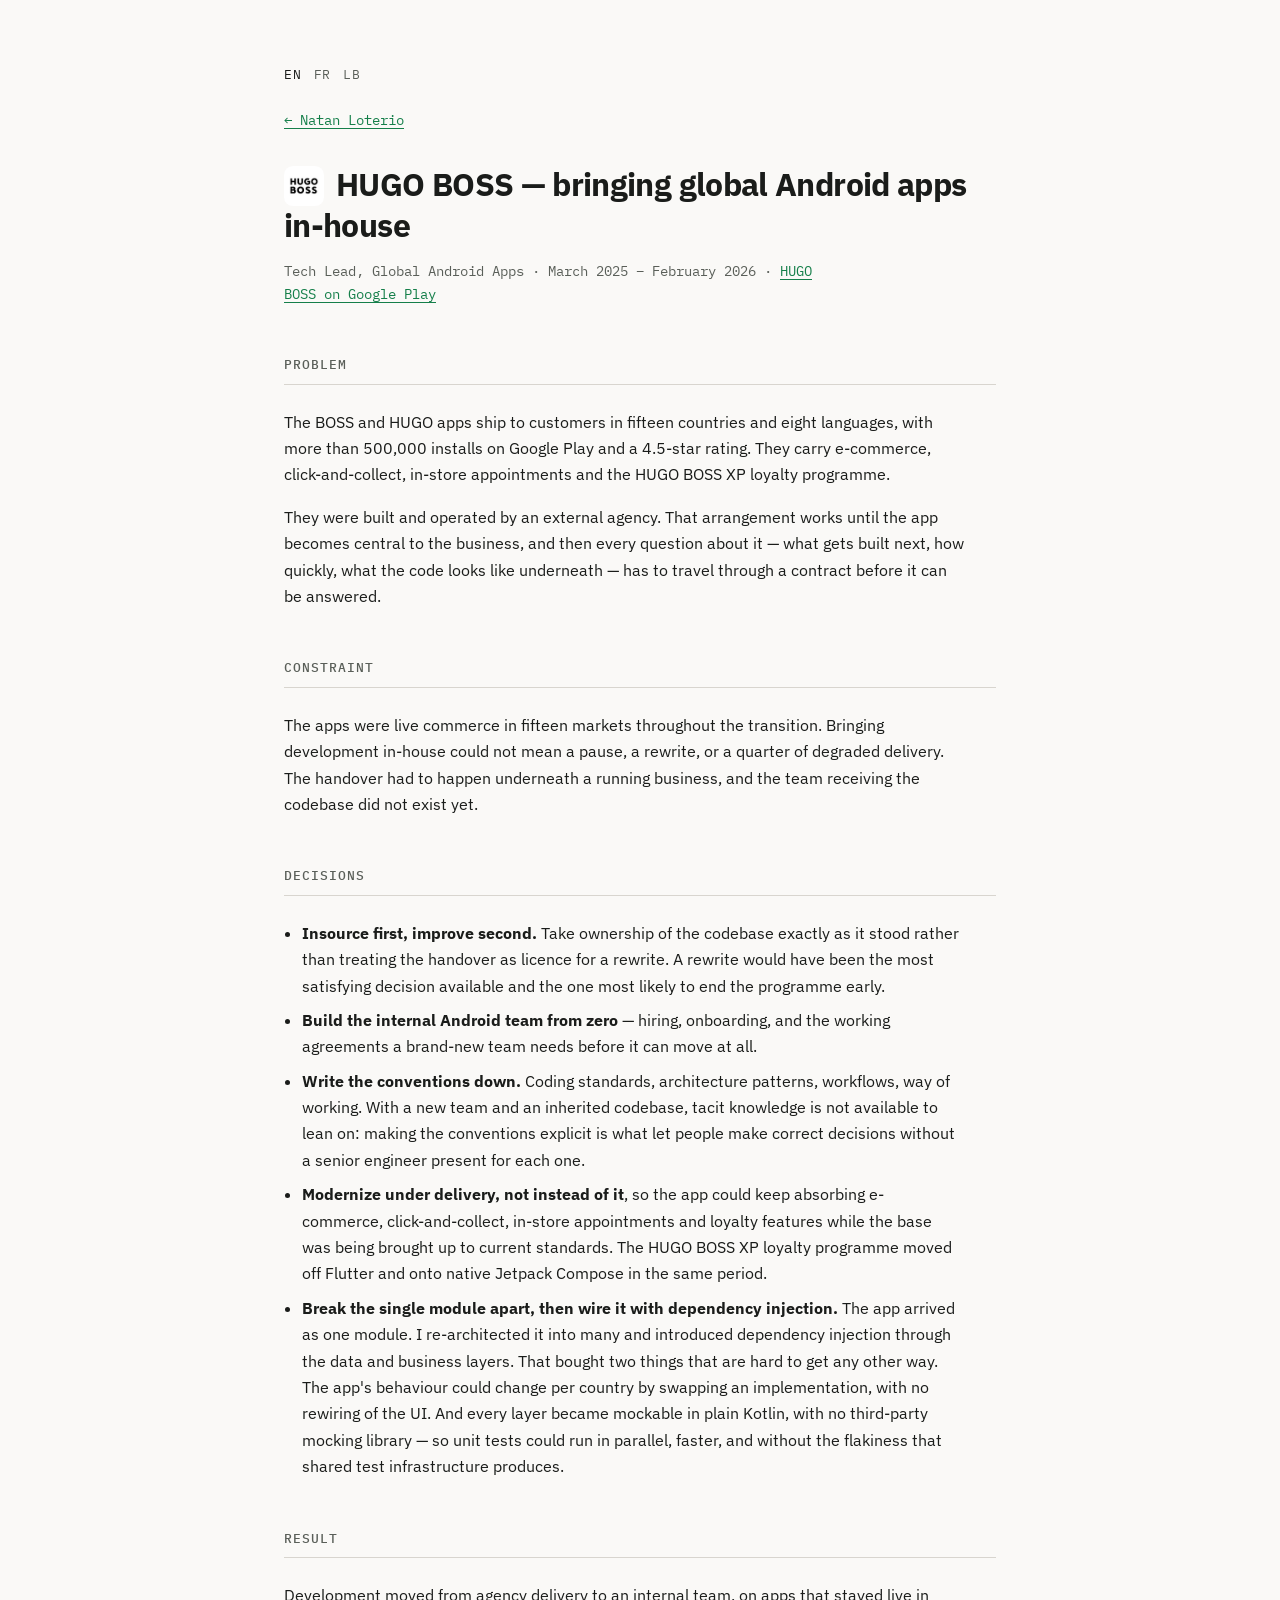
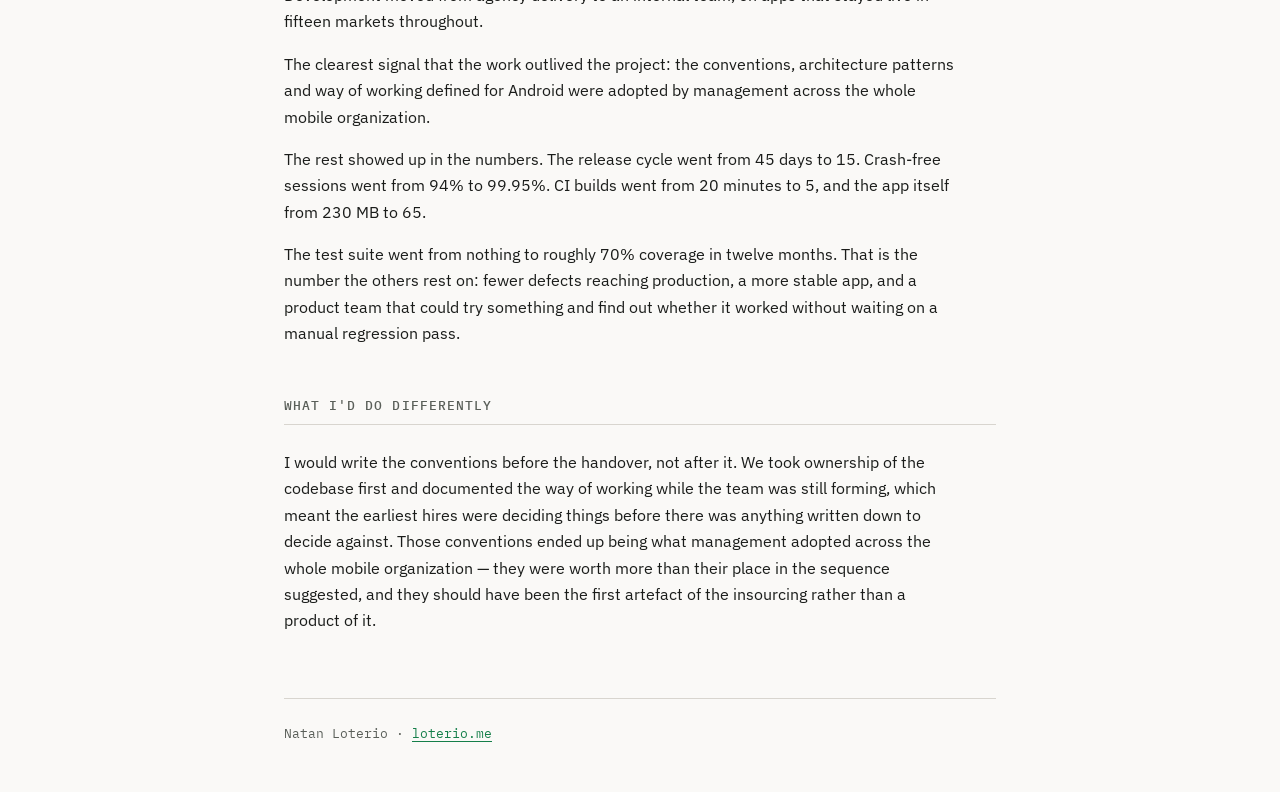
<file: work/hugo-boss.html>
<!DOCTYPE html>
<html lang="en">
<head>
<meta charset="utf-8">
<meta name="viewport" content="width=device-width, initial-scale=1">
<title>HUGO BOSS — bringing global Android apps in-house · Natan Loterio</title>
<meta name="description" content="Insourcing the BOSS and HUGO Android apps from an external agency across 15 markets, building the internal team from zero, and setting conventions the whole mobile organization adopted.">
<meta property="og:title" content="HUGO BOSS — bringing global Android apps in-house">
<meta property="og:description" content="Moving live commerce apps off an agency in 15 countries, and building the internal Android team that took them over.">
<meta property="og:image" content="https://loterio.me/assets/og.png">
<meta property="og:url" content="https://loterio.me/work/hugo-boss.html">
<link rel="canonical" href="https://loterio.me/work/hugo-boss.html">
<link rel="alternate" hreflang="en" href="https://loterio.me/work/hugo-boss.html">
<link rel="alternate" hreflang="fr" href="https://loterio.me/fr/work/hugo-boss.html">
<link rel="alternate" hreflang="lb" href="https://loterio.me/lb/work/hugo-boss.html">
<link rel="alternate" hreflang="x-default" href="https://loterio.me/work/hugo-boss.html">
<link rel="icon" href="../assets/favicon.ico" sizes="any">
<link rel="preconnect" href="https://fonts.googleapis.com">
<link rel="preconnect" href="https://fonts.gstatic.com" crossorigin>
<link href="https://fonts.googleapis.com/css2?family=IBM+Plex+Mono:wght@400;500&family=IBM+Plex+Sans:wght@400;500&display=swap" rel="stylesheet">
<link rel="stylesheet" href="../assets/site.css">
<script src="../assets/analytics.js" defer></script>
</head>
<body>

<nav class="langs" aria-label="Language">
  <span aria-current="true">EN</span>
  <a href="../fr/work/hugo-boss.html" hreflang="fr" lang="fr">FR</a>
  <a href="../lb/work/hugo-boss.html" hreflang="lb" lang="lb">LB</a>
</nav>

<nav class="case-nav" aria-label="Back to home"><a href="../index.html">&larr; Natan Loterio</a></nav>

<main class="case">
<h1><img class="app-icon" src="../assets/app-hugoboss.png" width="40" height="40" alt="">HUGO BOSS — bringing global Android apps in-house</h1>
<p class="meta">Tech Lead, Global Android Apps · March 2025 – February 2026 · <a href="https://play.google.com/store/apps/details?id=com.hugoboss.hugoboss" rel="noopener noreferrer">HUGO BOSS on Google Play</a></p>

<h2>Problem</h2>
<p>The BOSS and HUGO apps ship to customers in fifteen countries and eight languages, with more than 500,000 installs on Google Play and a 4.5-star rating. They carry e-commerce, click-and-collect, in-store appointments and the HUGO BOSS XP loyalty programme.</p>
<p>They were built and operated by an external agency. That arrangement works until the app becomes central to the business, and then every question about it — what gets built next, how quickly, what the code looks like underneath — has to travel through a contract before it can be answered.</p>

<h2>Constraint</h2>
<p>The apps were live commerce in fifteen markets throughout the transition. Bringing development in-house could not mean a pause, a rewrite, or a quarter of degraded delivery. The handover had to happen underneath a running business, and the team receiving the codebase did not exist yet.</p>

<h2>Decisions</h2>
<ul>
<li><strong>Insource first, improve second.</strong> Take ownership of the codebase exactly as it stood rather than treating the handover as licence for a rewrite. A rewrite would have been the most satisfying decision available and the one most likely to end the programme early.</li>
<li><strong>Build the internal Android team from zero</strong> — hiring, onboarding, and the working agreements a brand-new team needs before it can move at all.</li>
<li><strong>Write the conventions down.</strong> Coding standards, architecture patterns, workflows, way of working. With a new team and an inherited codebase, tacit knowledge is not available to lean on: making the conventions explicit is what let people make correct decisions without a senior engineer present for each one.</li>
<li><strong>Modernize under delivery, not instead of it</strong>, so the app could keep absorbing e-commerce, click-and-collect, in-store appointments and loyalty features while the base was being brought up to current standards. The HUGO BOSS XP loyalty programme moved off Flutter and onto native Jetpack Compose in the same period.</li>
<li><strong>Break the single module apart, then wire it with dependency injection.</strong> The app arrived as one module. I re-architected it into many and introduced dependency injection through the data and business layers. That bought two things that are hard to get any other way. The app's behaviour could change per country by swapping an implementation, with no rewiring of the UI. And every layer became mockable in plain Kotlin, with no third-party mocking library — so unit tests could run in parallel, faster, and without the flakiness that shared test infrastructure produces.</li>
</ul>

<h2>Result</h2>
<p>Development moved from agency delivery to an internal team, on apps that stayed live in fifteen markets throughout.</p>
<p>The clearest signal that the work outlived the project: the conventions, architecture patterns and way of working defined for Android were adopted by management across the whole mobile organization.</p>
<p>The rest showed up in the numbers. The release cycle went from 45 days to 15. Crash-free sessions went from 94% to 99.95%. CI builds went from 20 minutes to 5, and the app itself from 230&nbsp;MB to 65.</p>
<p>The test suite went from nothing to roughly 70% coverage in twelve months. That is the number the others rest on: fewer defects reaching production, a more stable app, and a product team that could try something and find out whether it worked without waiting on a manual regression pass.</p>

<h2>What I'd do differently</h2>
<p>I would write the conventions before the handover, not after it. We took ownership of the codebase first and documented the way of working while the team was still forming, which meant the earliest hires were deciding things before there was anything written down to decide against. Those conventions ended up being what management adopted across the whole mobile organization — they were worth more than their place in the sequence suggested, and they should have been the first artefact of the insourcing rather than a product of it.</p>
</main>

<footer>Natan Loterio · <a href="../index.html">loterio.me</a></footer>

</body>
</html>
</file>
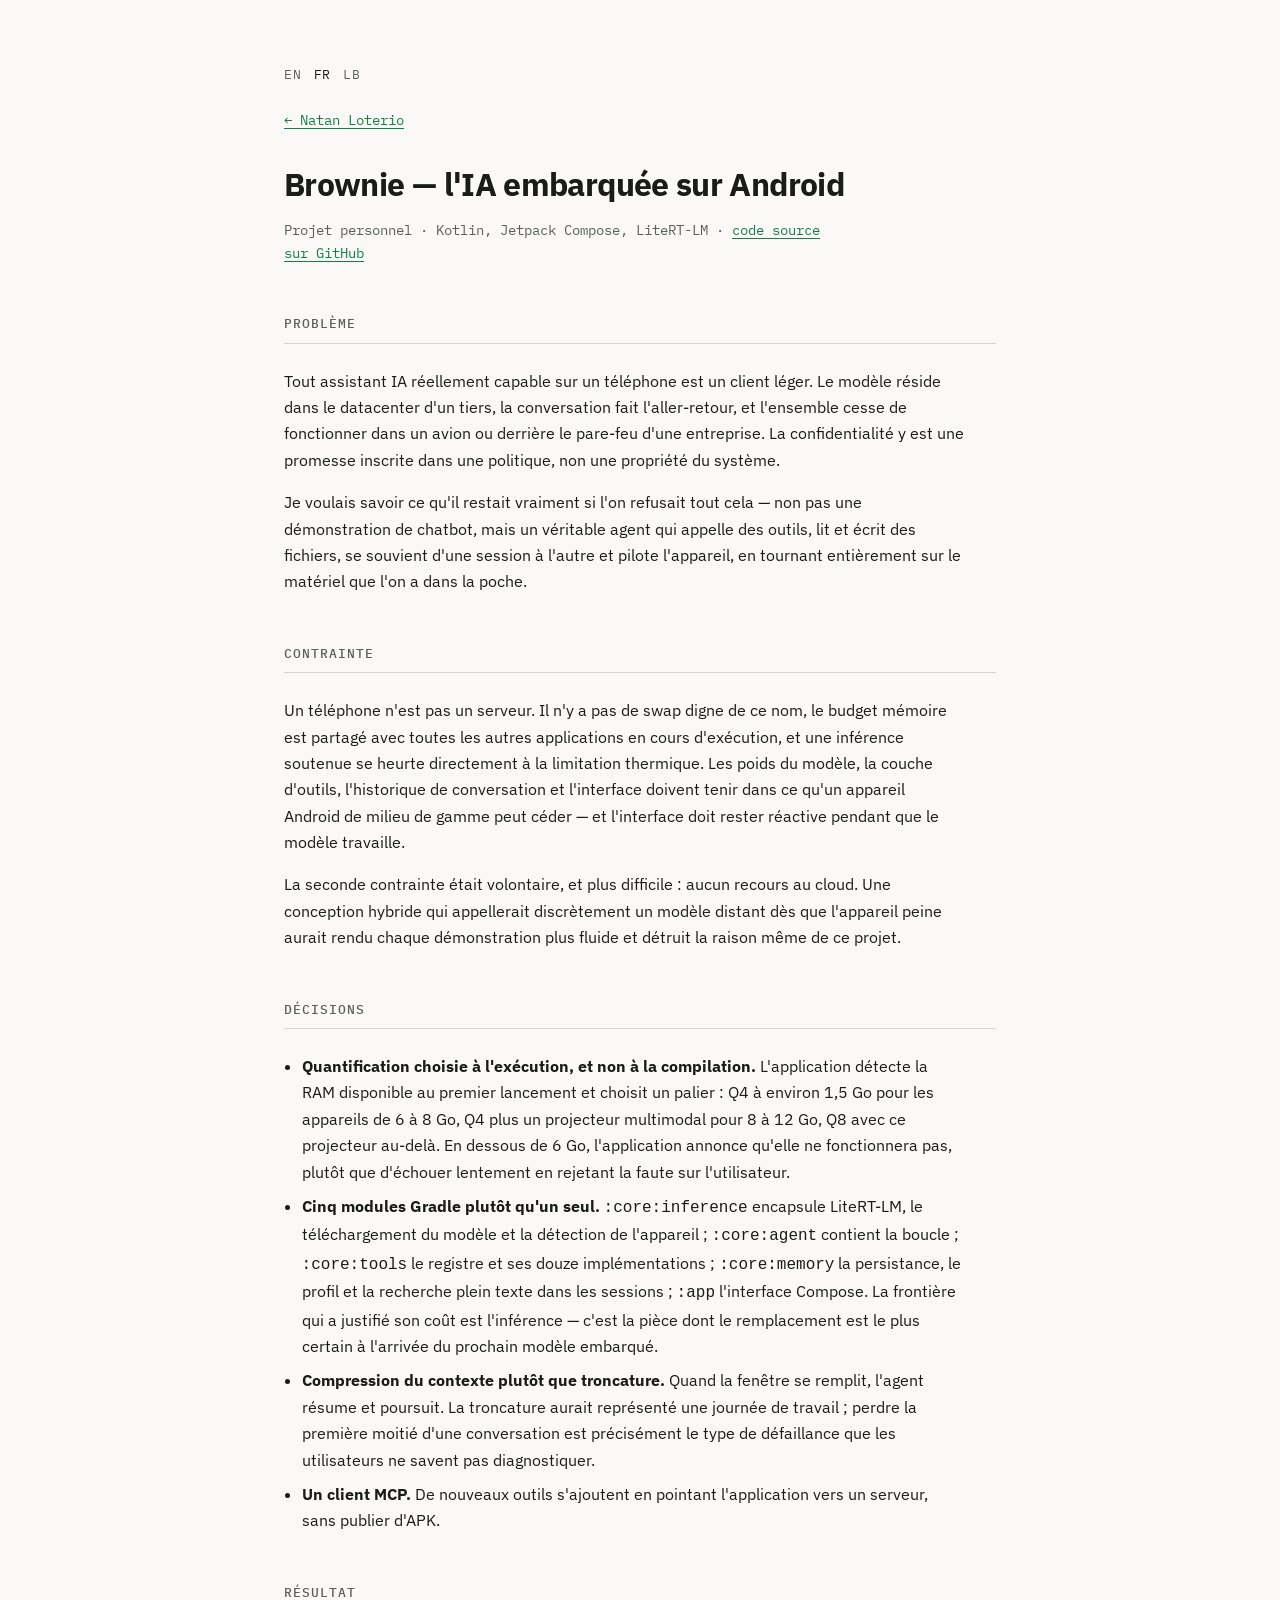
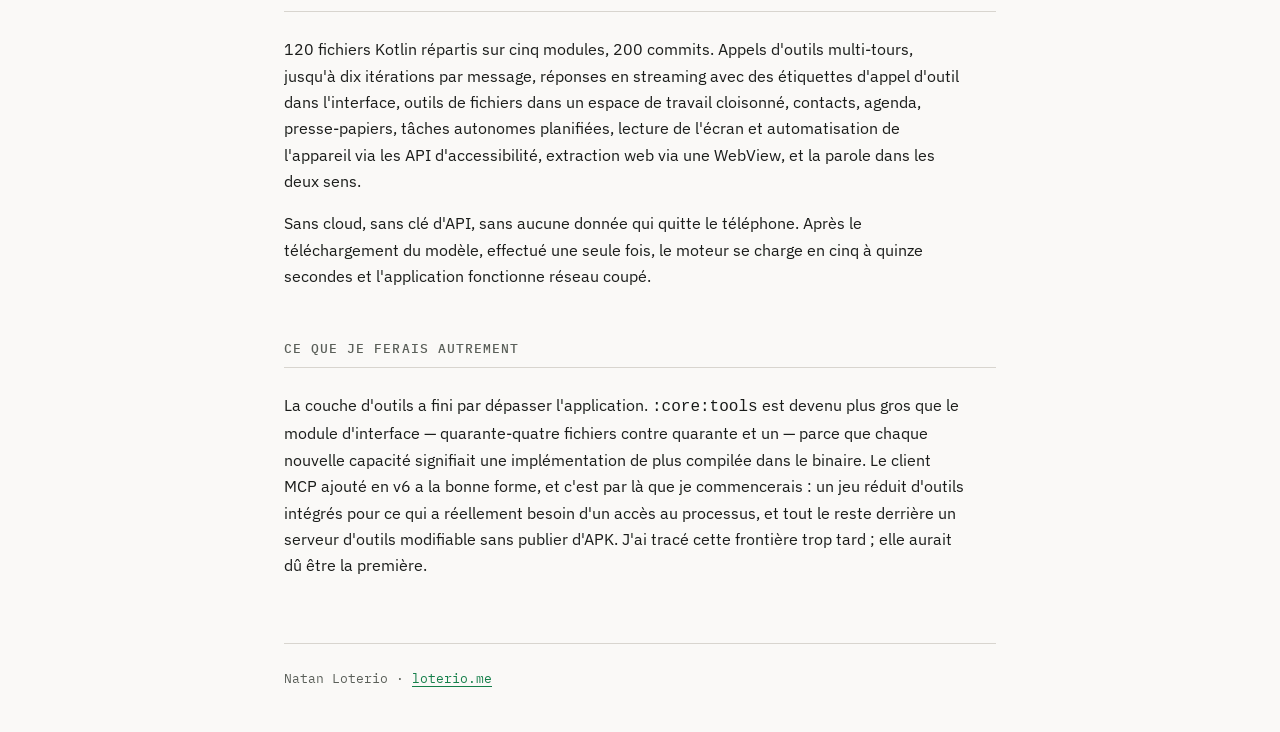
<file: fr/work/brownie.html>
<!DOCTYPE html>
<html lang="fr">
<head>
<meta charset="utf-8">
<meta name="viewport" content="width=device-width, initial-scale=1">
<title>Brownie — l'IA embarquée sur Android · Natan Loterio</title>
<meta name="description" content="Construire un agent IA capable d'appeler des outils et tournant entièrement sur un téléphone Android : Gemma 4 E2B via LiteRT-LM, quantification choisie selon la RAM de l'appareil, cinq modules Gradle, sans cloud.">
<meta property="og:title" content="Brownie — l'IA embarquée sur Android">
<meta property="og:description" content="Un agent d'appel d'outils réellement capable, dans le budget mémoire d'un téléphone. Sans cloud, sans clé d'API, sans aucune donnée qui quitte l'appareil.">
<meta property="og:image" content="https://loterio.me/assets/og.png">
<meta property="og:url" content="https://loterio.me/fr/work/brownie.html">
<link rel="canonical" href="https://loterio.me/fr/work/brownie.html">
<link rel="alternate" hreflang="en" href="https://loterio.me/work/brownie.html">
<link rel="alternate" hreflang="fr" href="https://loterio.me/fr/work/brownie.html">
<link rel="alternate" hreflang="lb" href="https://loterio.me/lb/work/brownie.html">
<link rel="alternate" hreflang="x-default" href="https://loterio.me/work/brownie.html">
<link rel="icon" href="../../assets/favicon.ico" sizes="any">
<link rel="preconnect" href="https://fonts.googleapis.com">
<link rel="preconnect" href="https://fonts.gstatic.com" crossorigin>
<link href="https://fonts.googleapis.com/css2?family=IBM+Plex+Mono:wght@400;500&family=IBM+Plex+Sans:wght@400;500&display=swap" rel="stylesheet">
<link rel="stylesheet" href="../../assets/site.css">
<script src="../../assets/analytics.js" defer></script>
</head>
<body>

<nav class="langs" aria-label="Langue">
  <a href="../../work/brownie.html" hreflang="en" lang="en">EN</a>
  <span aria-current="true">FR</span>
  <a href="../../lb/work/brownie.html" hreflang="lb" lang="lb">LB</a>
</nav>

<nav class="case-nav" aria-label="Retour à l'accueil"><a href="../index.html">&larr; Natan Loterio</a></nav>

<main class="case">
<h1>Brownie — l'IA embarquée sur Android</h1>
<p class="meta">Projet personnel · Kotlin, Jetpack Compose, LiteRT-LM · <a href="https://github.com/natanloterio/Brownie" rel="noopener noreferrer">code source sur GitHub</a></p>

<h2>Problème</h2>
<p>Tout assistant IA réellement capable sur un téléphone est un client léger. Le modèle réside dans le datacenter d'un tiers, la conversation fait l'aller-retour, et l'ensemble cesse de fonctionner dans un avion ou derrière le pare-feu d'une entreprise. La confidentialité y est une promesse inscrite dans une politique, non une propriété du système.</p>
<p>Je voulais savoir ce qu'il restait vraiment si l'on refusait tout cela — non pas une démonstration de chatbot, mais un véritable agent qui appelle des outils, lit et écrit des fichiers, se souvient d'une session à l'autre et pilote l'appareil, en tournant entièrement sur le matériel que l'on a dans la poche.</p>

<h2>Contrainte</h2>
<p>Un téléphone n'est pas un serveur. Il n'y a pas de swap digne de ce nom, le budget mémoire est partagé avec toutes les autres applications en cours d'exécution, et une inférence soutenue se heurte directement à la limitation thermique. Les poids du modèle, la couche d'outils, l'historique de conversation et l'interface doivent tenir dans ce qu'un appareil Android de milieu de gamme peut céder — et l'interface doit rester réactive pendant que le modèle travaille.</p>
<p>La seconde contrainte était volontaire, et plus difficile&nbsp;: aucun recours au cloud. Une conception hybride qui appellerait discrètement un modèle distant dès que l'appareil peine aurait rendu chaque démonstration plus fluide et détruit la raison même de ce projet.</p>

<h2>Décisions</h2>
<ul>
<li><strong>Quantification choisie à l'exécution, et non à la compilation.</strong> L'application détecte la RAM disponible au premier lancement et choisit un palier&nbsp;: Q4 à environ 1,5&nbsp;Go pour les appareils de 6 à 8&nbsp;Go, Q4 plus un projecteur multimodal pour 8 à 12&nbsp;Go, Q8 avec ce projecteur au-delà. En dessous de 6&nbsp;Go, l'application annonce qu'elle ne fonctionnera pas, plutôt que d'échouer lentement en rejetant la faute sur l'utilisateur.</li>
<li><strong>Cinq modules Gradle plutôt qu'un seul.</strong> <code>:core:inference</code> encapsule LiteRT-LM, le téléchargement du modèle et la détection de l'appareil&nbsp;; <code>:core:agent</code> contient la boucle&nbsp;; <code>:core:tools</code> le registre et ses douze implémentations&nbsp;; <code>:core:memory</code> la persistance, le profil et la recherche plein texte dans les sessions&nbsp;; <code>:app</code> l'interface Compose. La frontière qui a justifié son coût est l'inférence — c'est la pièce dont le remplacement est le plus certain à l'arrivée du prochain modèle embarqué.</li>
<li><strong>Compression du contexte plutôt que troncature.</strong> Quand la fenêtre se remplit, l'agent résume et poursuit. La troncature aurait représenté une journée de travail&nbsp;; perdre la première moitié d'une conversation est précisément le type de défaillance que les utilisateurs ne savent pas diagnostiquer.</li>
<li><strong>Un client MCP.</strong> De nouveaux outils s'ajoutent en pointant l'application vers un serveur, sans publier d'APK.</li>
</ul>

<h2>Résultat</h2>
<p>120 fichiers Kotlin répartis sur cinq modules, 200 commits. Appels d'outils multi-tours, jusqu'à dix itérations par message, réponses en streaming avec des étiquettes d'appel d'outil dans l'interface, outils de fichiers dans un espace de travail cloisonné, contacts, agenda, presse-papiers, tâches autonomes planifiées, lecture de l'écran et automatisation de l'appareil via les API d'accessibilité, extraction web via une WebView, et la parole dans les deux sens.</p>
<p>Sans cloud, sans clé d'API, sans aucune donnée qui quitte le téléphone. Après le téléchargement du modèle, effectué une seule fois, le moteur se charge en cinq à quinze secondes et l'application fonctionne réseau coupé.</p>

<h2>Ce que je ferais autrement</h2>
<p>La couche d'outils a fini par dépasser l'application. <code>:core:tools</code> est devenu plus gros que le module d'interface — quarante-quatre fichiers contre quarante et un — parce que chaque nouvelle capacité signifiait une implémentation de plus compilée dans le binaire. Le client MCP ajouté en v6 a la bonne forme, et c'est par là que je commencerais&nbsp;: un jeu réduit d'outils intégrés pour ce qui a réellement besoin d'un accès au processus, et tout le reste derrière un serveur d'outils modifiable sans publier d'APK. J'ai tracé cette frontière trop tard&nbsp;; elle aurait dû être la première.</p>
</main>

<footer>Natan Loterio · <a href="../index.html">loterio.me</a></footer>

</body>
</html>
</file>
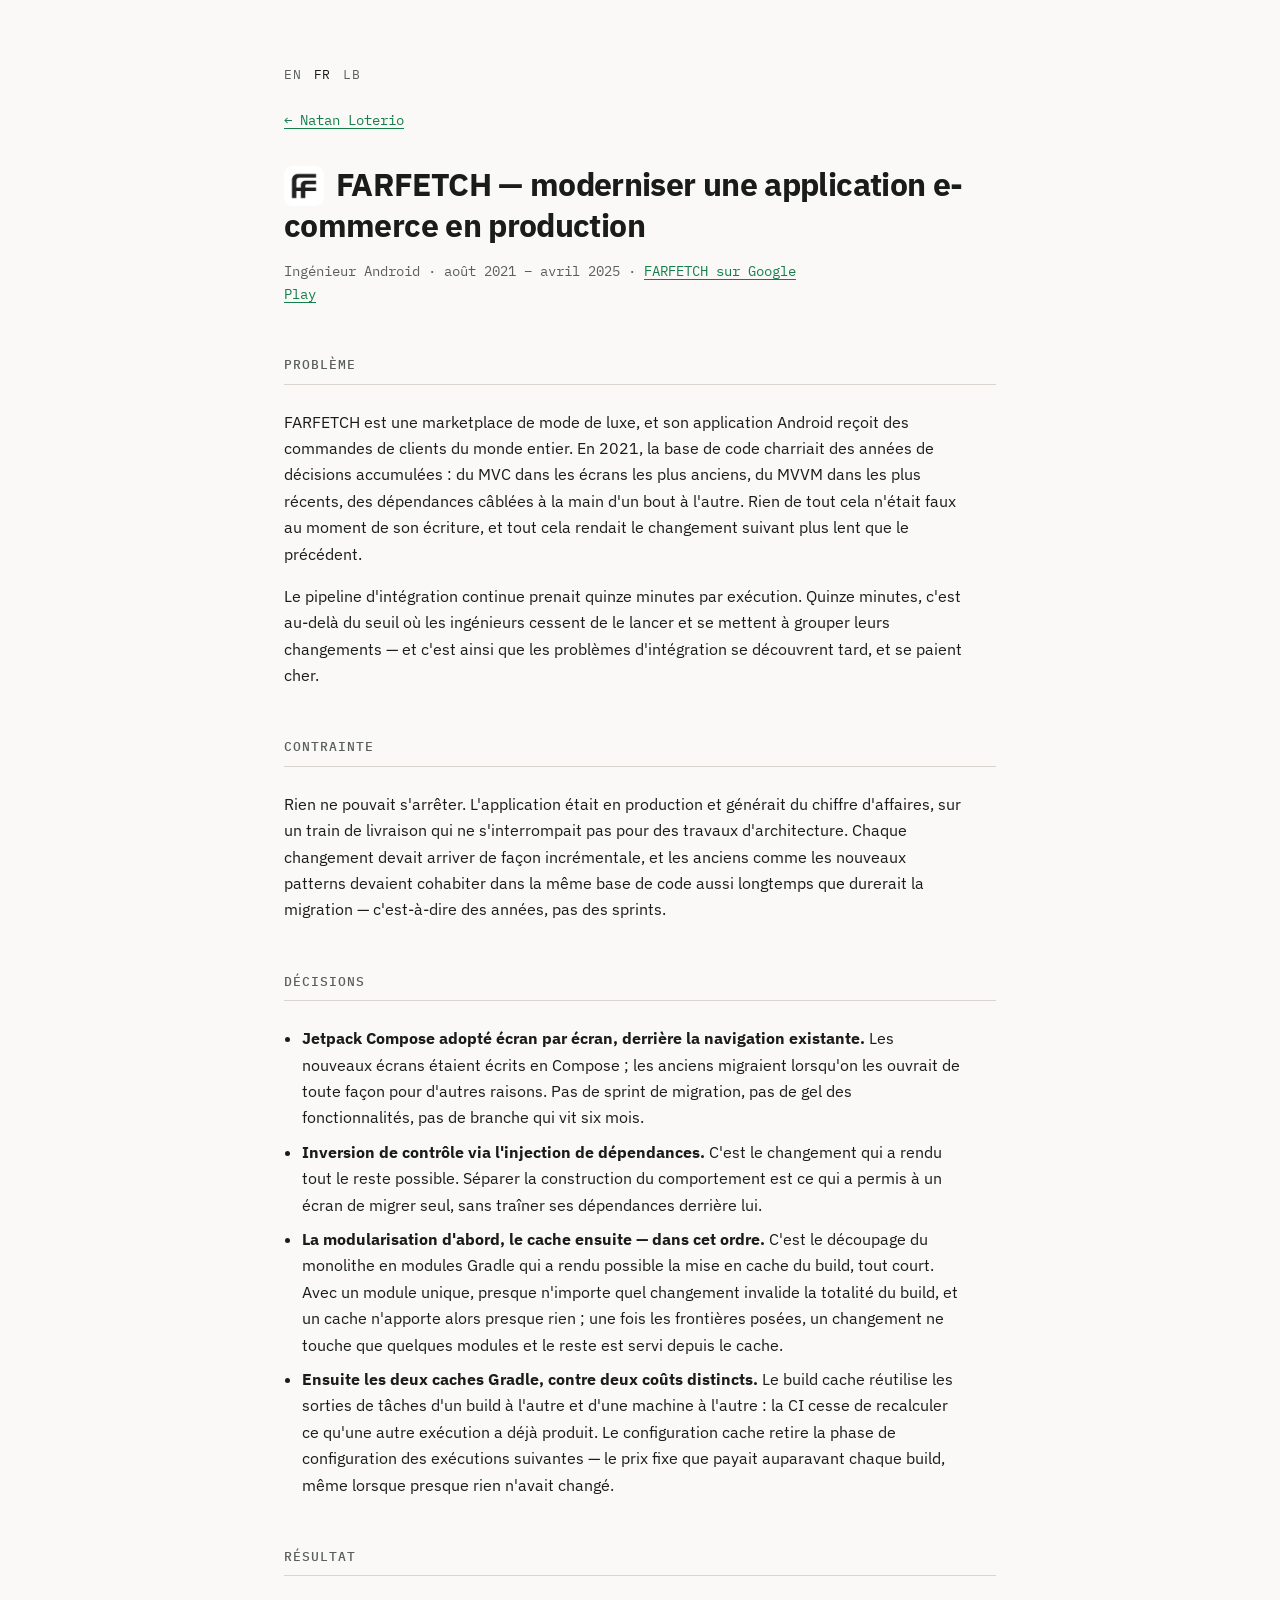
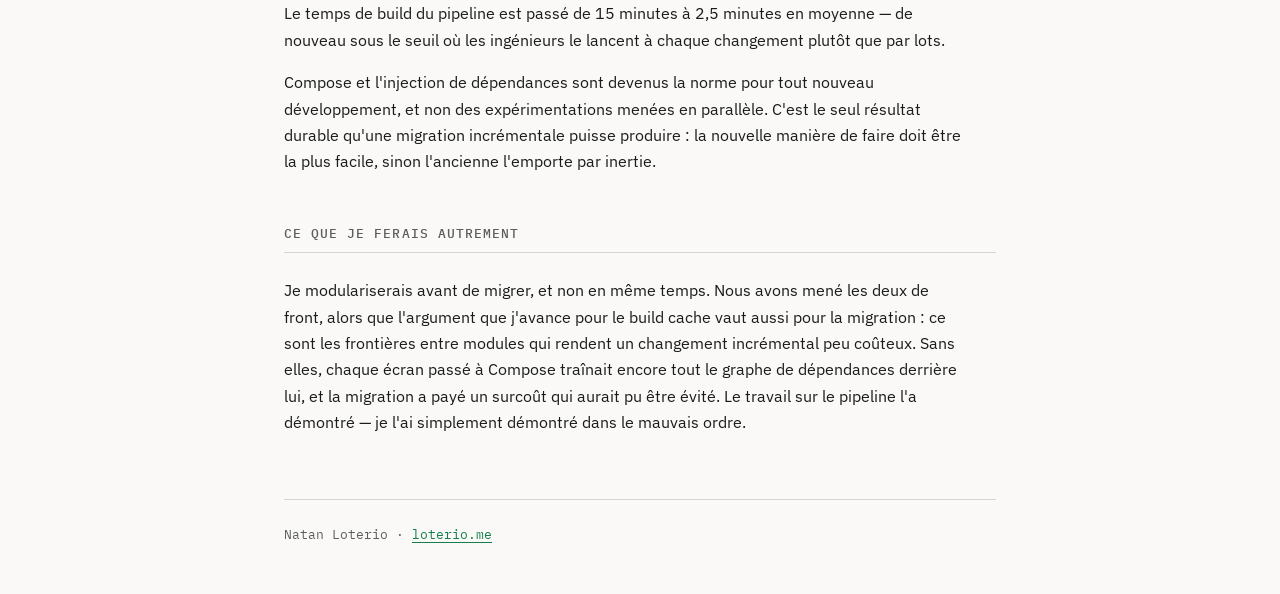
<file: fr/work/farfetch.html>
<!DOCTYPE html>
<html lang="fr">
<head>
<meta charset="utf-8">
<meta name="viewport" content="width=device-width, initial-scale=1">
<title>FARFETCH — moderniser un e-commerce en production · Natan Loterio</title>
<meta name="description" content="Moderniser l'application Android de FARFETCH en production : adoption incrémentale de Jetpack Compose, injection de dépendances, et un pipeline CI ramené de 15 minutes à 2,5.">
<meta property="og:title" content="FARFETCH — moderniser une application e-commerce en production">
<meta property="og:description" content="Adoption incrémentale de Compose et injection de dépendances sur une application e-commerce en production, et un pipeline ramené de 15 minutes à 2,5.">
<meta property="og:image" content="https://loterio.me/assets/og.png">
<meta property="og:url" content="https://loterio.me/fr/work/farfetch.html">
<link rel="canonical" href="https://loterio.me/fr/work/farfetch.html">
<link rel="alternate" hreflang="en" href="https://loterio.me/work/farfetch.html">
<link rel="alternate" hreflang="fr" href="https://loterio.me/fr/work/farfetch.html">
<link rel="alternate" hreflang="lb" href="https://loterio.me/lb/work/farfetch.html">
<link rel="alternate" hreflang="x-default" href="https://loterio.me/work/farfetch.html">
<link rel="icon" href="../../assets/favicon.ico" sizes="any">
<link rel="preconnect" href="https://fonts.googleapis.com">
<link rel="preconnect" href="https://fonts.gstatic.com" crossorigin>
<link href="https://fonts.googleapis.com/css2?family=IBM+Plex+Mono:wght@400;500&family=IBM+Plex+Sans:wght@400;500&display=swap" rel="stylesheet">
<link rel="stylesheet" href="../../assets/site.css">
<script src="../../assets/analytics.js" defer></script>
</head>
<body>

<nav class="langs" aria-label="Langue">
  <a href="../../work/farfetch.html" hreflang="en" lang="en">EN</a>
  <span aria-current="true">FR</span>
  <a href="../../lb/work/farfetch.html" hreflang="lb" lang="lb">LB</a>
</nav>

<nav class="case-nav" aria-label="Retour à l'accueil"><a href="../index.html">&larr; Natan Loterio</a></nav>

<main class="case">
<h1><img class="app-icon" src="../../assets/app-farfetch.png" width="40" height="40" alt="">FARFETCH — moderniser une application e-commerce en production</h1>
<p class="meta">Ingénieur Android · août 2021 – avril 2025 · <a href="https://play.google.com/store/apps/details?id=com.farfetch.farfetchshop" rel="noopener noreferrer">FARFETCH sur Google Play</a></p>

<h2>Problème</h2>
<p>FARFETCH est une marketplace de mode de luxe, et son application Android reçoit des commandes de clients du monde entier. En 2021, la base de code charriait des années de décisions accumulées&nbsp;: du MVC dans les écrans les plus anciens, du MVVM dans les plus récents, des dépendances câblées à la main d'un bout à l'autre. Rien de tout cela n'était faux au moment de son écriture, et tout cela rendait le changement suivant plus lent que le précédent.</p>
<p>Le pipeline d'intégration continue prenait quinze minutes par exécution. Quinze minutes, c'est au-delà du seuil où les ingénieurs cessent de le lancer et se mettent à grouper leurs changements — et c'est ainsi que les problèmes d'intégration se découvrent tard, et se paient cher.</p>

<h2>Contrainte</h2>
<p>Rien ne pouvait s'arrêter. L'application était en production et générait du chiffre d'affaires, sur un train de livraison qui ne s'interrompait pas pour des travaux d'architecture. Chaque changement devait arriver de façon incrémentale, et les anciens comme les nouveaux patterns devaient cohabiter dans la même base de code aussi longtemps que durerait la migration — c'est-à-dire des années, pas des sprints.</p>

<h2>Décisions</h2>
<ul>
<li><strong>Jetpack Compose adopté écran par écran, derrière la navigation existante.</strong> Les nouveaux écrans étaient écrits en Compose&nbsp;; les anciens migraient lorsqu'on les ouvrait de toute façon pour d'autres raisons. Pas de sprint de migration, pas de gel des fonctionnalités, pas de branche qui vit six mois.</li>
<li><strong>Inversion de contrôle via l'injection de dépendances.</strong> C'est le changement qui a rendu tout le reste possible. Séparer la construction du comportement est ce qui a permis à un écran de migrer seul, sans traîner ses dépendances derrière lui.</li>
<li><strong>La modularisation d'abord, le cache ensuite — dans cet ordre.</strong> C'est le découpage du monolithe en modules Gradle qui a rendu possible la mise en cache du build, tout court. Avec un module unique, presque n'importe quel changement invalide la totalité du build, et un cache n'apporte alors presque rien&nbsp;; une fois les frontières posées, un changement ne touche que quelques modules et le reste est servi depuis le cache.</li>
<li><strong>Ensuite les deux caches Gradle, contre deux coûts distincts.</strong> Le build cache réutilise les sorties de tâches d'un build à l'autre et d'une machine à l'autre&nbsp;: la CI cesse de recalculer ce qu'une autre exécution a déjà produit. Le configuration cache retire la phase de configuration des exécutions suivantes — le prix fixe que payait auparavant chaque build, même lorsque presque rien n'avait changé.</li>
</ul>

<h2>Résultat</h2>
<p>Le temps de build du pipeline est passé de 15 minutes à 2,5 minutes en moyenne — de nouveau sous le seuil où les ingénieurs le lancent à chaque changement plutôt que par lots.</p>
<p>Compose et l'injection de dépendances sont devenus la norme pour tout nouveau développement, et non des expérimentations menées en parallèle. C'est le seul résultat durable qu'une migration incrémentale puisse produire&nbsp;: la nouvelle manière de faire doit être la plus facile, sinon l'ancienne l'emporte par inertie.</p>

<h2>Ce que je ferais autrement</h2>
<p>Je modulariserais avant de migrer, et non en même temps. Nous avons mené les deux de front, alors que l'argument que j'avance pour le build cache vaut aussi pour la migration&nbsp;: ce sont les frontières entre modules qui rendent un changement incrémental peu coûteux. Sans elles, chaque écran passé à Compose traînait encore tout le graphe de dépendances derrière lui, et la migration a payé un surcoût qui aurait pu être évité. Le travail sur le pipeline l'a démontré — je l'ai simplement démontré dans le mauvais ordre.</p>
</main>

<footer>Natan Loterio · <a href="../index.html">loterio.me</a></footer>

</body>
</html>
</file>
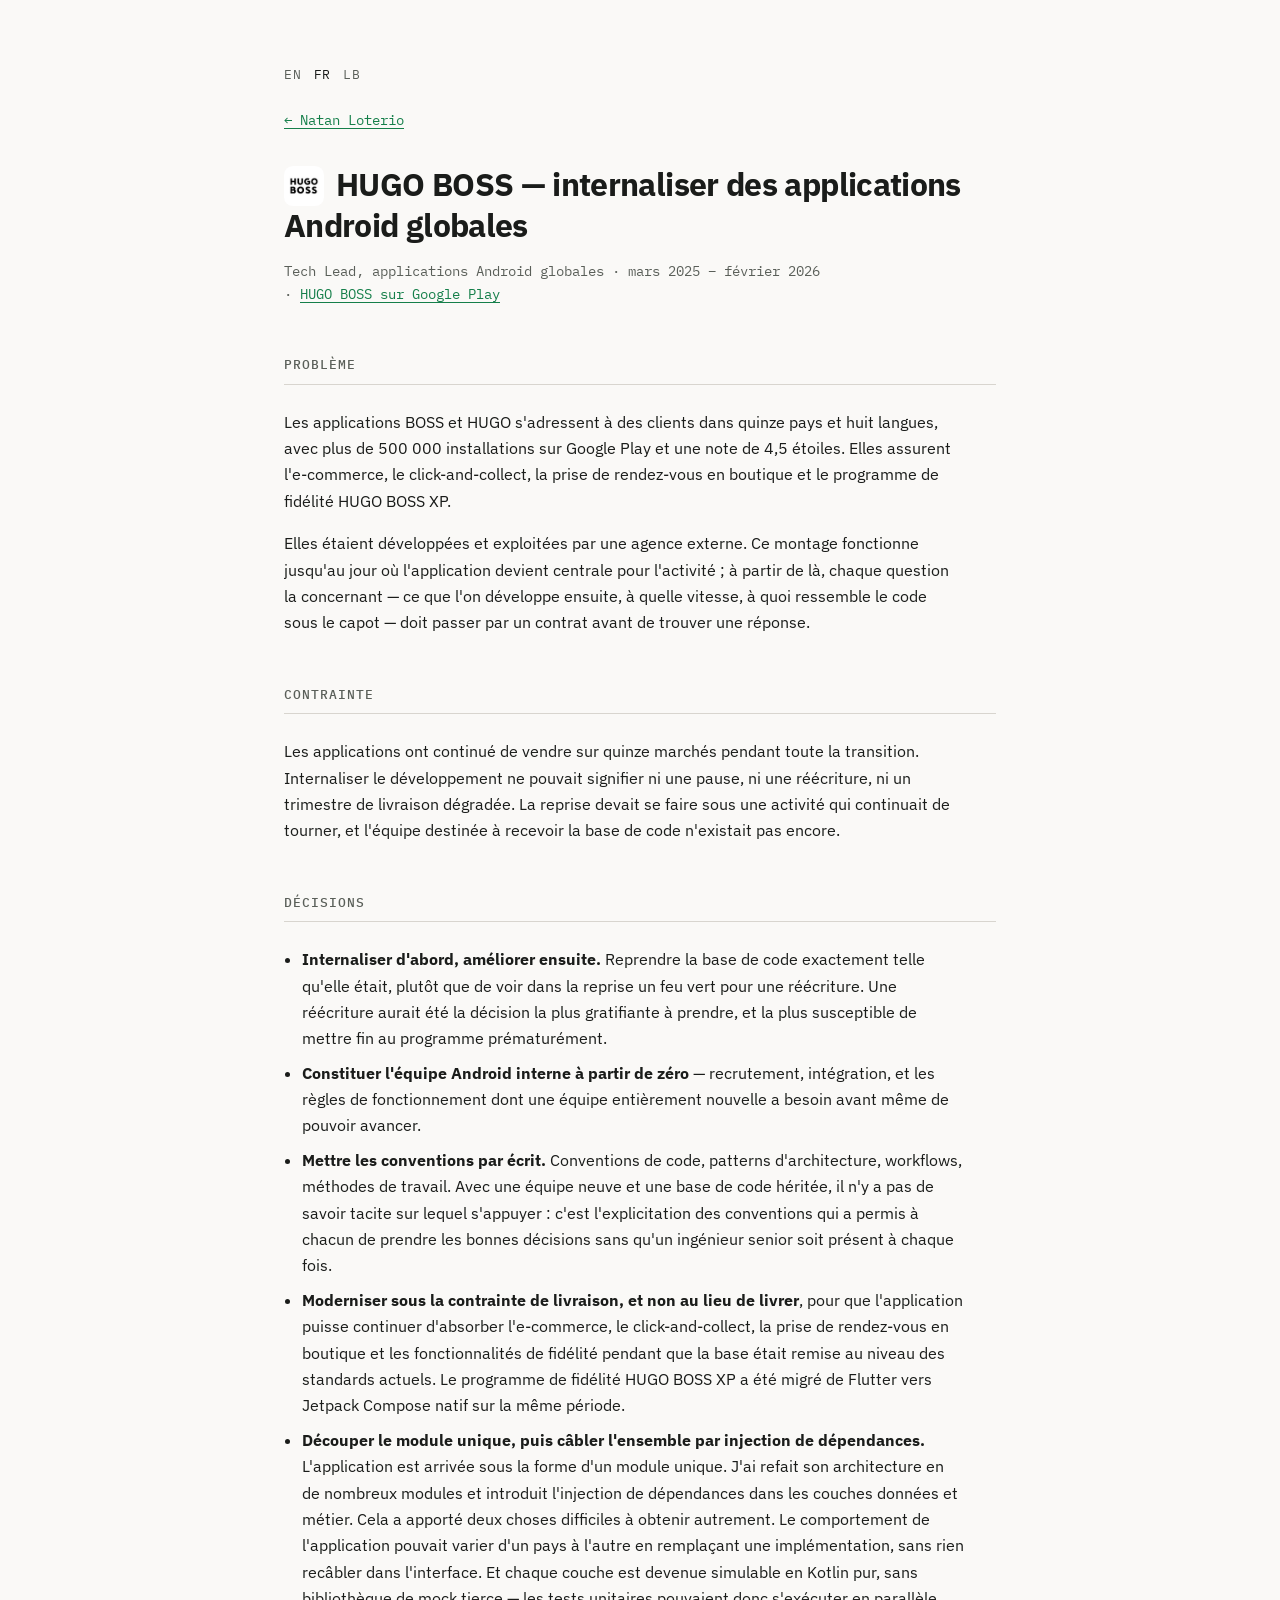
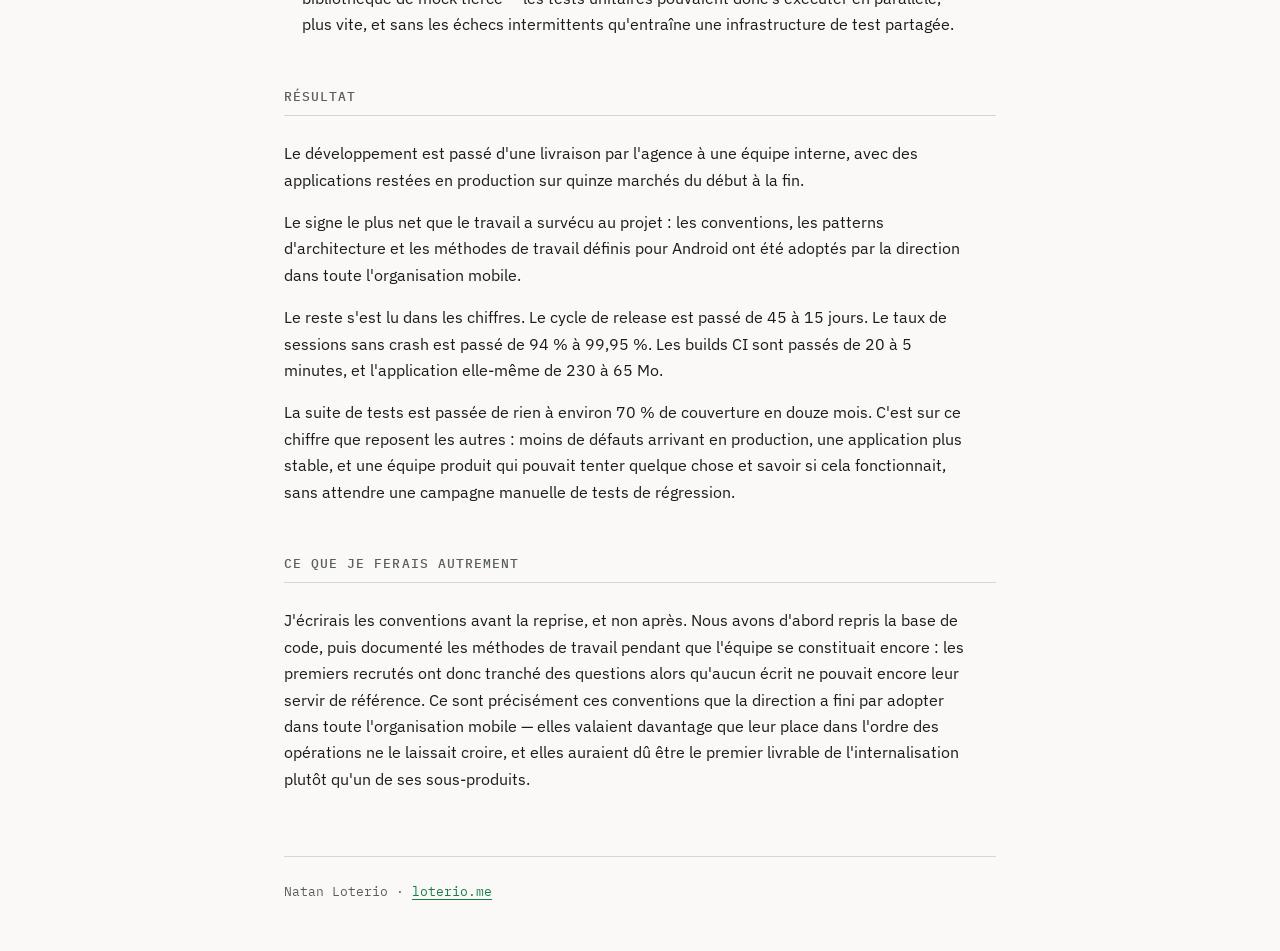
<file: fr/work/hugo-boss.html>
<!DOCTYPE html>
<html lang="fr">
<head>
<meta charset="utf-8">
<meta name="viewport" content="width=device-width, initial-scale=1">
<title>HUGO BOSS — internaliser des applications Android · Natan Loterio</title>
<meta name="description" content="Internaliser les applications Android BOSS et HUGO, jusque-là confiées à une agence externe, sur 15 marchés, constituer l'équipe interne à partir de zéro et définir des conventions adoptées par toute l'organisation mobile.">
<meta property="og:title" content="HUGO BOSS — internaliser des applications Android globales">
<meta property="og:description" content="Sortir d'une agence externe des applications de commerce en production dans 15 pays, et constituer l'équipe Android interne qui les a reprises.">
<meta property="og:image" content="https://loterio.me/assets/og.png">
<meta property="og:url" content="https://loterio.me/fr/work/hugo-boss.html">
<link rel="canonical" href="https://loterio.me/fr/work/hugo-boss.html">
<link rel="alternate" hreflang="en" href="https://loterio.me/work/hugo-boss.html">
<link rel="alternate" hreflang="fr" href="https://loterio.me/fr/work/hugo-boss.html">
<link rel="alternate" hreflang="lb" href="https://loterio.me/lb/work/hugo-boss.html">
<link rel="alternate" hreflang="x-default" href="https://loterio.me/work/hugo-boss.html">
<link rel="icon" href="../../assets/favicon.ico" sizes="any">
<link rel="preconnect" href="https://fonts.googleapis.com">
<link rel="preconnect" href="https://fonts.gstatic.com" crossorigin>
<link href="https://fonts.googleapis.com/css2?family=IBM+Plex+Mono:wght@400;500&family=IBM+Plex+Sans:wght@400;500&display=swap" rel="stylesheet">
<link rel="stylesheet" href="../../assets/site.css">
<script src="../../assets/analytics.js" defer></script>
</head>
<body>

<nav class="langs" aria-label="Langue">
  <a href="../../work/hugo-boss.html" hreflang="en" lang="en">EN</a>
  <span aria-current="true">FR</span>
  <a href="../../lb/work/hugo-boss.html" hreflang="lb" lang="lb">LB</a>
</nav>

<nav class="case-nav" aria-label="Retour à l'accueil"><a href="../index.html">&larr; Natan Loterio</a></nav>

<main class="case">
<h1><img class="app-icon" src="../../assets/app-hugoboss.png" width="40" height="40" alt="">HUGO BOSS — internaliser des applications Android globales</h1>
<p class="meta">Tech Lead, applications Android globales · mars 2025 – février 2026 · <a href="https://play.google.com/store/apps/details?id=com.hugoboss.hugoboss" rel="noopener noreferrer">HUGO BOSS sur Google Play</a></p>

<h2>Problème</h2>
<p>Les applications BOSS et HUGO s'adressent à des clients dans quinze pays et huit langues, avec plus de 500&nbsp;000 installations sur Google Play et une note de 4,5 étoiles. Elles assurent l'e-commerce, le click-and-collect, la prise de rendez-vous en boutique et le programme de fidélité HUGO BOSS XP.</p>
<p>Elles étaient développées et exploitées par une agence externe. Ce montage fonctionne jusqu'au jour où l'application devient centrale pour l'activité&nbsp;; à partir de là, chaque question la concernant — ce que l'on développe ensuite, à quelle vitesse, à quoi ressemble le code sous le capot — doit passer par un contrat avant de trouver une réponse.</p>

<h2>Contrainte</h2>
<p>Les applications ont continué de vendre sur quinze marchés pendant toute la transition. Internaliser le développement ne pouvait signifier ni une pause, ni une réécriture, ni un trimestre de livraison dégradée. La reprise devait se faire sous une activité qui continuait de tourner, et l'équipe destinée à recevoir la base de code n'existait pas encore.</p>

<h2>Décisions</h2>
<ul>
<li><strong>Internaliser d'abord, améliorer ensuite.</strong> Reprendre la base de code exactement telle qu'elle était, plutôt que de voir dans la reprise un feu vert pour une réécriture. Une réécriture aurait été la décision la plus gratifiante à prendre, et la plus susceptible de mettre fin au programme prématurément.</li>
<li><strong>Constituer l'équipe Android interne à partir de zéro</strong> — recrutement, intégration, et les règles de fonctionnement dont une équipe entièrement nouvelle a besoin avant même de pouvoir avancer.</li>
<li><strong>Mettre les conventions par écrit.</strong> Conventions de code, patterns d'architecture, workflows, méthodes de travail. Avec une équipe neuve et une base de code héritée, il n'y a pas de savoir tacite sur lequel s'appuyer&nbsp;: c'est l'explicitation des conventions qui a permis à chacun de prendre les bonnes décisions sans qu'un ingénieur senior soit présent à chaque fois.</li>
<li><strong>Moderniser sous la contrainte de livraison, et non au lieu de livrer</strong>, pour que l'application puisse continuer d'absorber l'e-commerce, le click-and-collect, la prise de rendez-vous en boutique et les fonctionnalités de fidélité pendant que la base était remise au niveau des standards actuels. Le programme de fidélité HUGO BOSS XP a été migré de Flutter vers Jetpack Compose natif sur la même période.</li>
<li><strong>Découper le module unique, puis câbler l'ensemble par injection de dépendances.</strong> L'application est arrivée sous la forme d'un module unique. J'ai refait son architecture en de nombreux modules et introduit l'injection de dépendances dans les couches données et métier. Cela a apporté deux choses difficiles à obtenir autrement. Le comportement de l'application pouvait varier d'un pays à l'autre en remplaçant une implémentation, sans rien recâbler dans l'interface. Et chaque couche est devenue simulable en Kotlin pur, sans bibliothèque de mock tierce — les tests unitaires pouvaient donc s'exécuter en parallèle, plus vite, et sans les échecs intermittents qu'entraîne une infrastructure de test partagée.</li>
</ul>

<h2>Résultat</h2>
<p>Le développement est passé d'une livraison par l'agence à une équipe interne, avec des applications restées en production sur quinze marchés du début à la fin.</p>
<p>Le signe le plus net que le travail a survécu au projet&nbsp;: les conventions, les patterns d'architecture et les méthodes de travail définis pour Android ont été adoptés par la direction dans toute l'organisation mobile.</p>
<p>Le reste s'est lu dans les chiffres. Le cycle de release est passé de 45 à 15 jours. Le taux de sessions sans crash est passé de 94&nbsp;% à 99,95&nbsp;%. Les builds CI sont passés de 20 à 5 minutes, et l'application elle-même de 230 à 65&nbsp;Mo.</p>
<p>La suite de tests est passée de rien à environ 70&nbsp;% de couverture en douze mois. C'est sur ce chiffre que reposent les autres&nbsp;: moins de défauts arrivant en production, une application plus stable, et une équipe produit qui pouvait tenter quelque chose et savoir si cela fonctionnait, sans attendre une campagne manuelle de tests de régression.</p>

<h2>Ce que je ferais autrement</h2>
<p>J'écrirais les conventions avant la reprise, et non après. Nous avons d'abord repris la base de code, puis documenté les méthodes de travail pendant que l'équipe se constituait encore&nbsp;: les premiers recrutés ont donc tranché des questions alors qu'aucun écrit ne pouvait encore leur servir de référence. Ce sont précisément ces conventions que la direction a fini par adopter dans toute l'organisation mobile — elles valaient davantage que leur place dans l'ordre des opérations ne le laissait croire, et elles auraient dû être le premier livrable de l'internalisation plutôt qu'un de ses sous-produits.</p>
</main>

<footer>Natan Loterio · <a href="../index.html">loterio.me</a></footer>

</body>
</html>
</file>
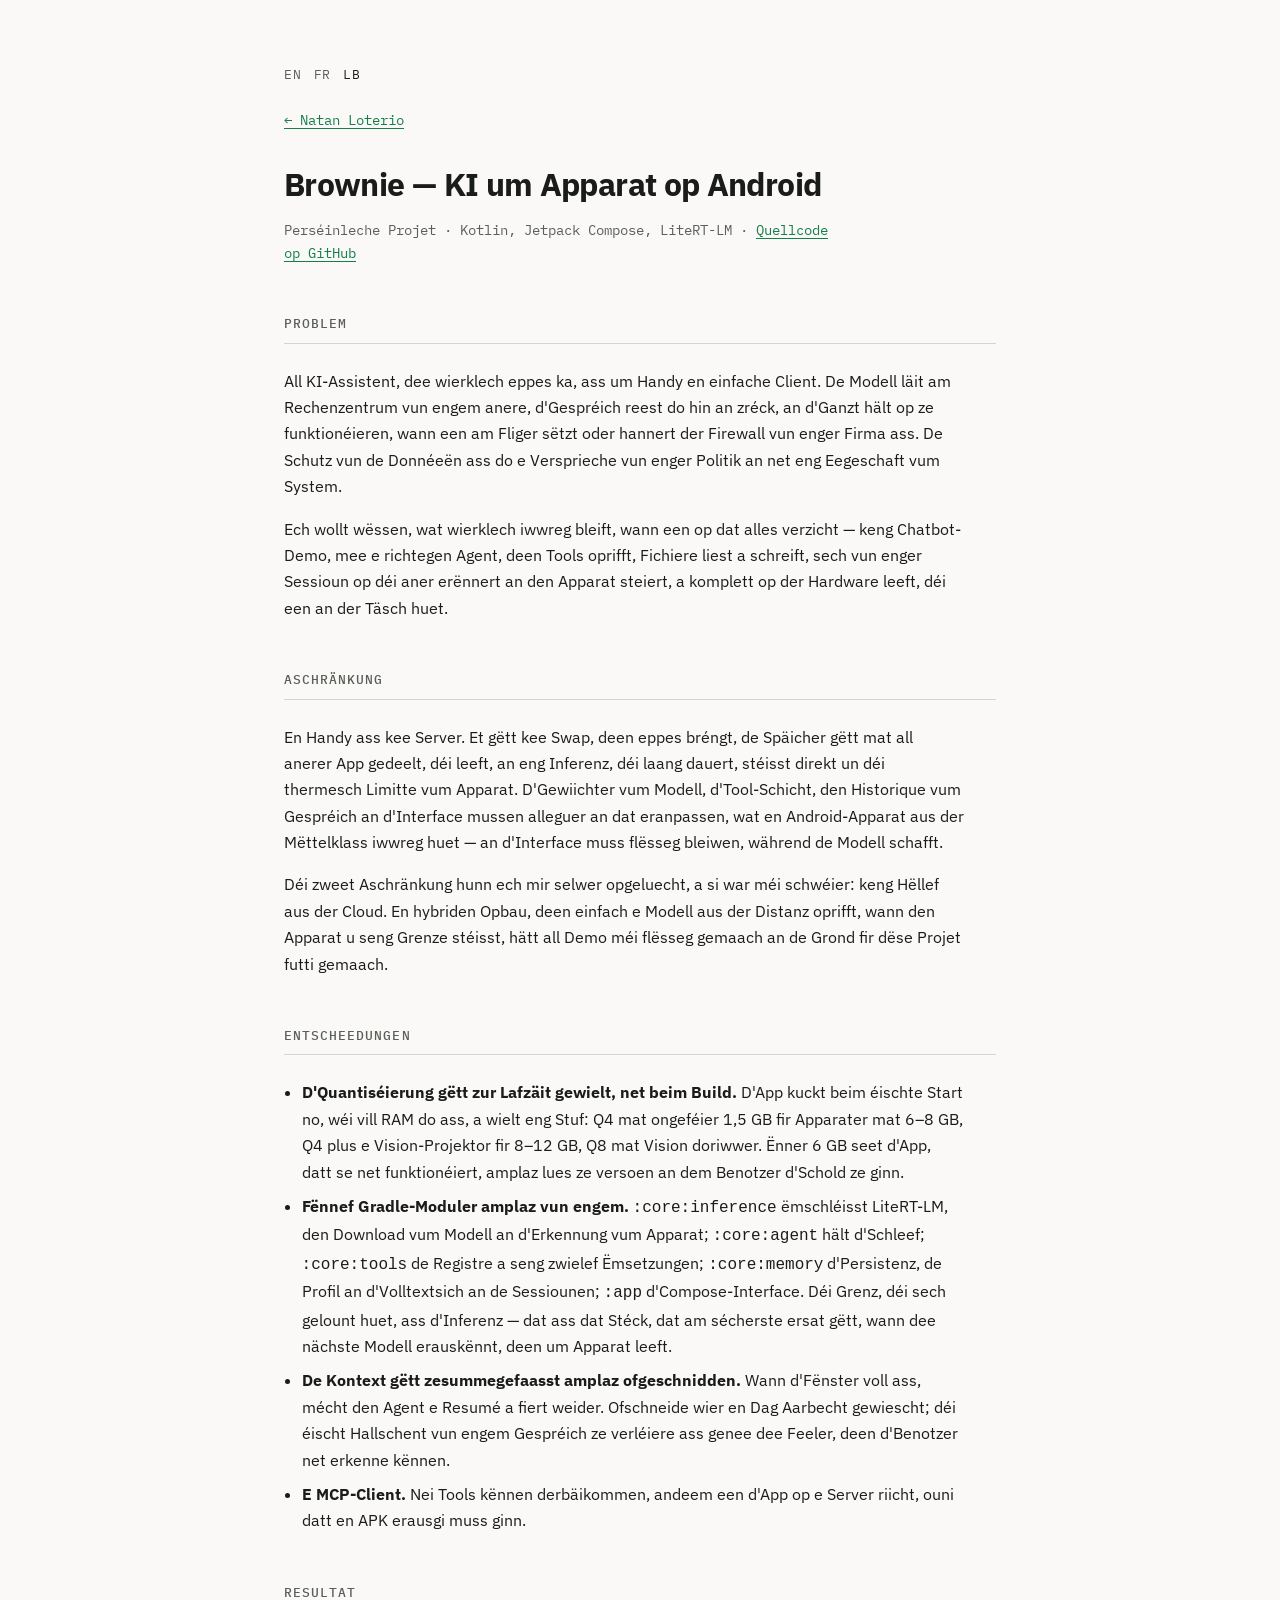
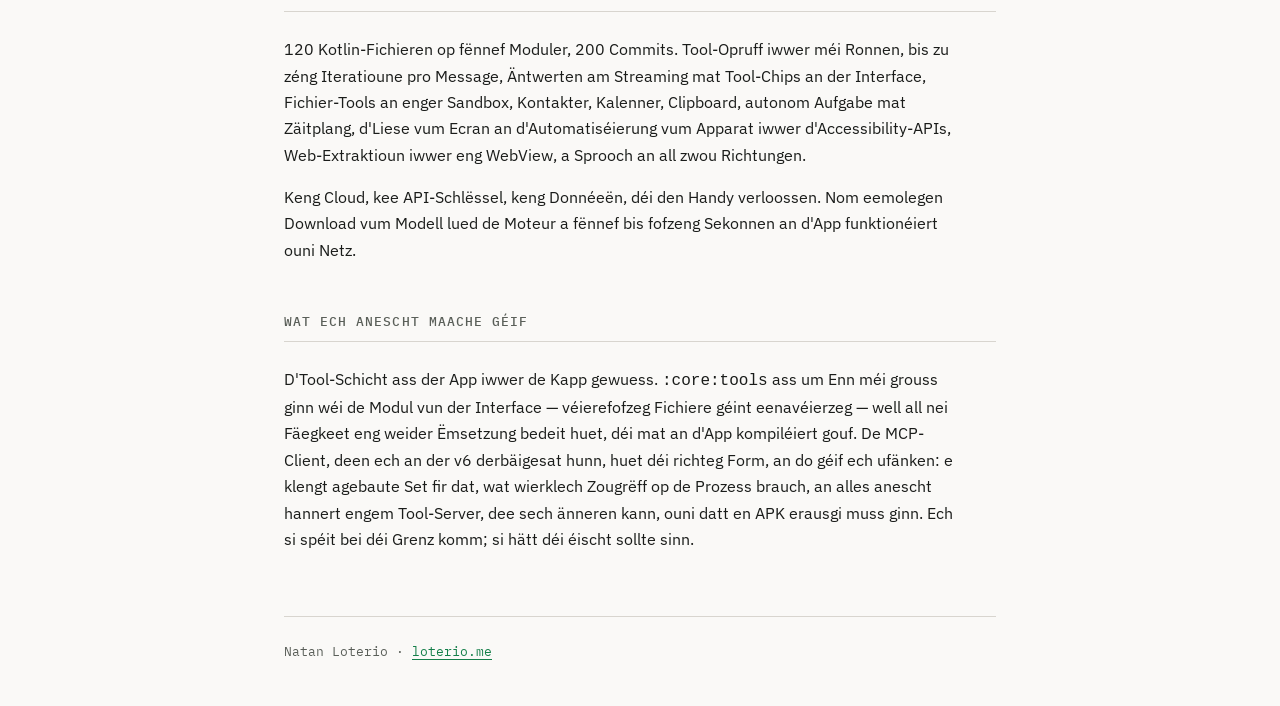
<file: lb/work/brownie.html>
<!DOCTYPE html>
<html lang="lb">
<head>
<meta charset="utf-8">
<meta name="viewport" content="width=device-width, initial-scale=1">
<title>Brownie — KI um Apparat op Android · Natan Loterio</title>
<meta name="description" content="En KI-Agent bauen, deen Tools opruffe kann a komplett op engem Android-Handy leeft: Gemma 4 E2B iwwer LiteRT-LM, Quantiséierung no der RAM vum Apparat gewielt, fënnef Gradle-Moduler, ouni Cloud.">
<meta property="og:title" content="Brownie — KI um Apparat op Android">
<meta property="og:description" content="En Agent, deen Tools opruffe kann a mam Späicher vun engem Handy auskënnt. Ouni Cloud, ouni API-Schlëssel an ouni Donnéeën, déi den Apparat verloossen.">
<meta property="og:image" content="https://loterio.me/assets/og.png">
<meta property="og:url" content="https://loterio.me/lb/work/brownie.html">
<link rel="canonical" href="https://loterio.me/lb/work/brownie.html">
<link rel="alternate" hreflang="en" href="https://loterio.me/work/brownie.html">
<link rel="alternate" hreflang="fr" href="https://loterio.me/fr/work/brownie.html">
<link rel="alternate" hreflang="lb" href="https://loterio.me/lb/work/brownie.html">
<link rel="alternate" hreflang="x-default" href="https://loterio.me/work/brownie.html">
<link rel="icon" href="../../assets/favicon.ico" sizes="any">
<link rel="preconnect" href="https://fonts.googleapis.com">
<link rel="preconnect" href="https://fonts.gstatic.com" crossorigin>
<link href="https://fonts.googleapis.com/css2?family=IBM+Plex+Mono:wght@400;500&family=IBM+Plex+Sans:wght@400;500&display=swap" rel="stylesheet">
<link rel="stylesheet" href="../../assets/site.css">
<script src="../../assets/analytics.js" defer></script>
</head>
<body>

<nav class="langs" aria-label="Sprooch">
  <a href="../../work/brownie.html" hreflang="en" lang="en">EN</a>
  <a href="../../fr/work/brownie.html" hreflang="fr" lang="fr">FR</a>
  <span aria-current="true">LB</span>
</nav>

<nav class="case-nav" aria-label="Zréck op d'Startsäit"><a href="../index.html">&larr; Natan Loterio</a></nav>

<main class="case">
<h1>Brownie — KI um Apparat op Android</h1>
<p class="meta">Perséinleche Projet · Kotlin, Jetpack Compose, LiteRT-LM · <a href="https://github.com/natanloterio/Brownie" rel="noopener noreferrer">Quellcode op GitHub</a></p>

<h2>Problem</h2>
<p>All KI-Assistent, dee wierklech eppes ka, ass um Handy en einfache Client. De Modell läit am Rechenzentrum vun engem anere, d'Gespréich reest do hin an zréck, an d'Ganzt hält op ze funktionéieren, wann een am Fliger sëtzt oder hannert der Firewall vun enger Firma ass. De Schutz vun de Donnéeën ass do e Versprieche vun enger Politik an net eng Eegeschaft vum System.</p>
<p>Ech wollt wëssen, wat wierklech iwwreg bleift, wann een op dat alles verzicht — keng Chatbot-Demo, mee e richtegen Agent, deen Tools oprifft, Fichiere liest a schreift, sech vun enger Sessioun op déi aner erënnert an den Apparat steiert, a komplett op der Hardware leeft, déi een an der Täsch huet.</p>

<h2>Aschränkung</h2>
<p>En Handy ass kee Server. Et gëtt kee Swap, deen eppes bréngt, de Späicher gëtt mat all anerer App gedeelt, déi leeft, an eng Inferenz, déi laang dauert, stéisst direkt un déi thermesch Limitte vum Apparat. D'Gewiichter vum Modell, d'Tool-Schicht, den Historique vum Gespréich an d'Interface mussen alleguer an dat eranpassen, wat en Android-Apparat aus der Mëttelklass iwwreg huet — an d'Interface muss flësseg bleiwen, während de Modell schafft.</p>
<p>Déi zweet Aschränkung hunn ech mir selwer opgeluecht, a si war méi schwéier: keng Hëllef aus der Cloud. En hybriden Opbau, deen einfach e Modell aus der Distanz oprifft, wann den Apparat u seng Grenze stéisst, hätt all Demo méi flësseg gemaach an de Grond fir dëse Projet futti gemaach.</p>

<h2>Entscheedungen</h2>
<ul>
<li><strong>D'Quantiséierung gëtt zur Lafzäit gewielt, net beim Build.</strong> D'App kuckt beim éischte Start no, wéi vill RAM do ass, a wielt eng Stuf: Q4 mat ongeféier 1,5&nbsp;GB fir Apparater mat 6–8&nbsp;GB, Q4 plus e Vision-Projektor fir 8–12&nbsp;GB, Q8 mat Vision doriwwer. Ënner 6&nbsp;GB seet d'App, datt se net funktionéiert, amplaz lues ze versoen an dem Benotzer d'Schold ze ginn.</li>
<li><strong>Fënnef Gradle-Moduler amplaz vun engem.</strong> <code>:core:inference</code> ëmschléisst LiteRT-LM, den Download vum Modell an d'Erkennung vum Apparat; <code>:core:agent</code> hält d'Schleef; <code>:core:tools</code> de Registre a seng zwielef Ëmsetzungen; <code>:core:memory</code> d'Persistenz, de Profil an d'Volltextsich an de Sessiounen; <code>:app</code> d'Compose-Interface. Déi Grenz, déi sech gelount huet, ass d'Inferenz — dat ass dat Stéck, dat am sécherste ersat gëtt, wann dee nächste Modell erauskënnt, deen um Apparat leeft.</li>
<li><strong>De Kontext gëtt zesummegefaasst amplaz ofgeschnidden.</strong> Wann d'Fënster voll ass, mécht den Agent e Resumé a fiert weider. Ofschneide wier en Dag Aarbecht gewiescht; déi éischt Hallschent vun engem Gespréich ze verléiere ass genee dee Feeler, deen d'Benotzer net erkenne kënnen.</li>
<li><strong>E MCP-Client.</strong> Nei Tools kënnen derbäikommen, andeem een d'App op e Server riicht, ouni datt en APK erausgi muss ginn.</li>
</ul>

<h2>Resultat</h2>
<p>120 Kotlin-Fichieren op fënnef Moduler, 200 Commits. Tool-Opruff iwwer méi Ronnen, bis zu zéng Iteratioune pro Message, Äntwerten am Streaming mat Tool-Chips an der Interface, Fichier-Tools an enger Sandbox, Kontakter, Kalenner, Clipboard, autonom Aufgabe mat Zäitplang, d'Liese vum Ecran an d'Automatiséierung vum Apparat iwwer d'Accessibility-APIs, Web-Extraktioun iwwer eng WebView, a Sprooch an all zwou Richtungen.</p>
<p>Keng Cloud, kee API-Schlëssel, keng Donnéeën, déi den Handy verloossen. Nom eemolegen Download vum Modell lued de Moteur a fënnef bis fofzeng Sekonnen an d'App funktionéiert ouni Netz.</p>

<h2>Wat ech anescht maache géif</h2>
<p>D'Tool-Schicht ass der App iwwer de Kapp gewuess. <code>:core:tools</code> ass um Enn méi grouss ginn wéi de Modul vun der Interface — véierefofzeg Fichiere géint eenavéierzeg — well all nei Fäegkeet eng weider Ëmsetzung bedeit huet, déi mat an d'App kompiléiert gouf. De MCP-Client, deen ech an der v6 derbäigesat hunn, huet déi richteg Form, an do géif ech ufänken: e klengt agebaute Set fir dat, wat wierklech Zougrëff op de Prozess brauch, an alles anescht hannert engem Tool-Server, dee sech änneren kann, ouni datt en APK erausgi muss ginn. Ech si spéit bei déi Grenz komm; si hätt déi éischt sollte sinn.</p>
</main>

<footer>Natan Loterio · <a href="../index.html">loterio.me</a></footer>

</body>
</html>
</file>
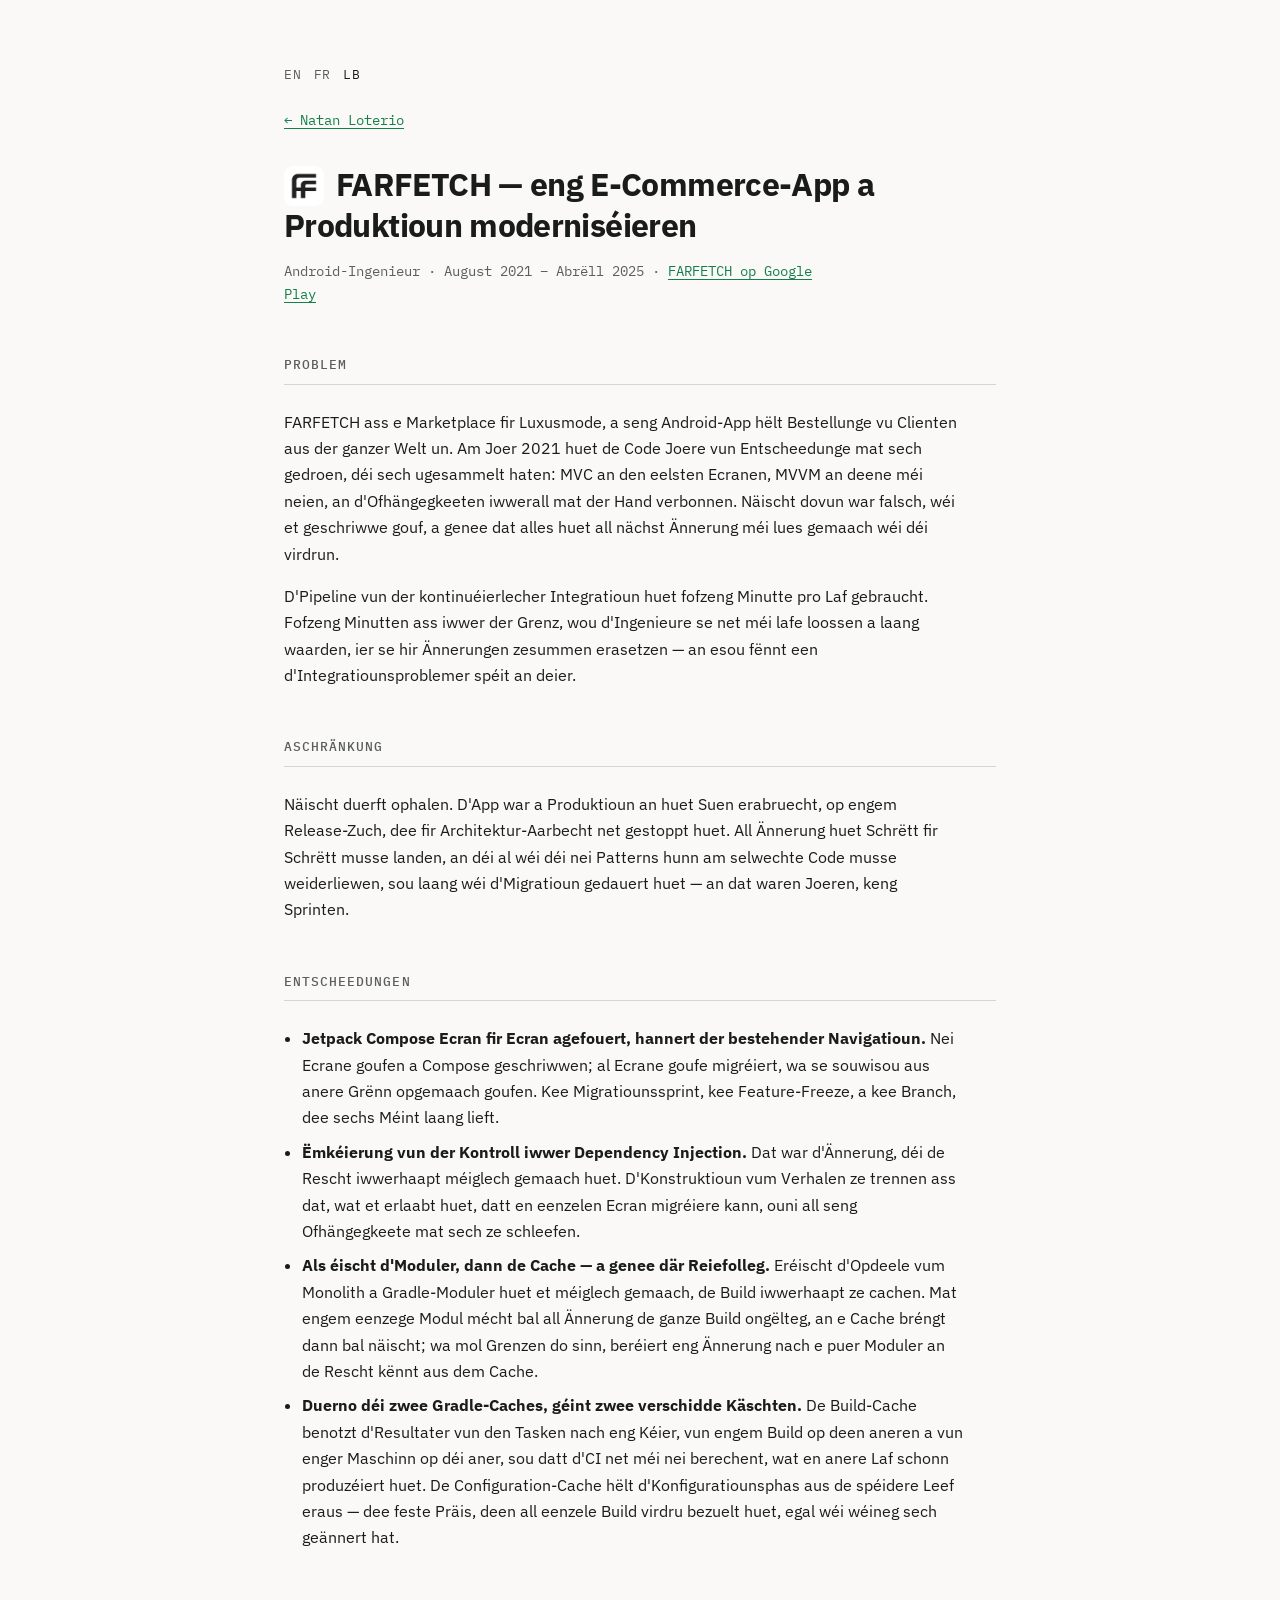
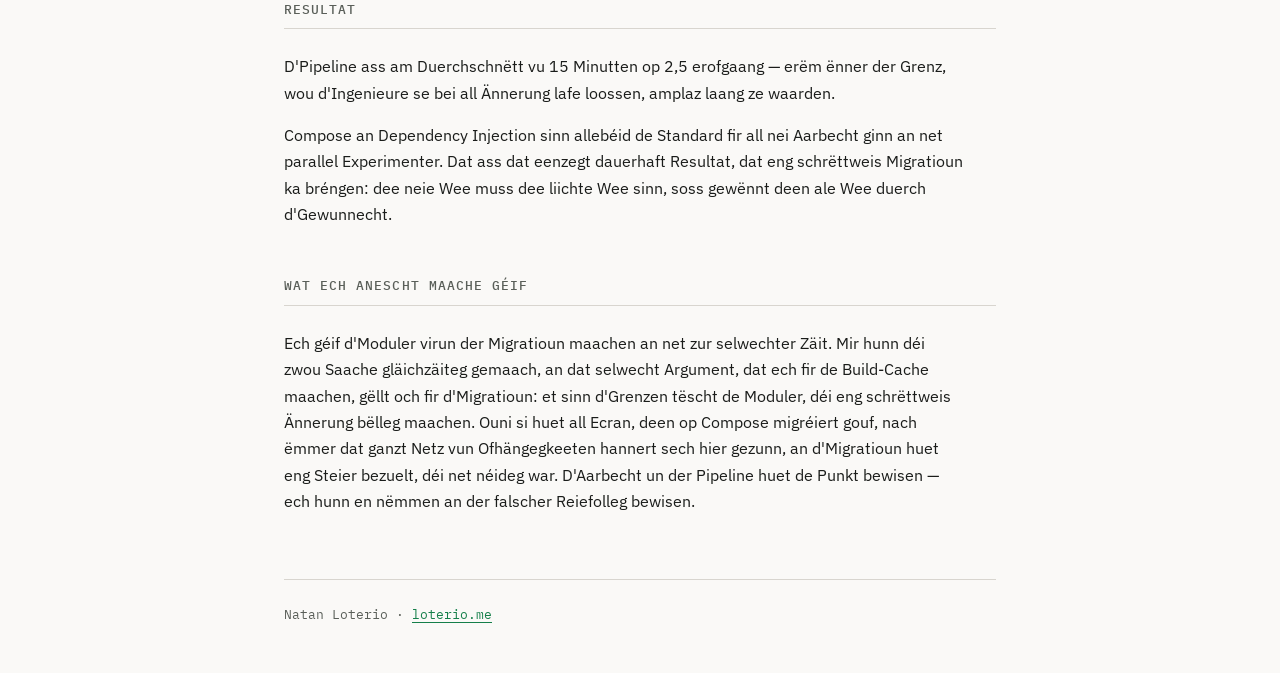
<file: lb/work/farfetch.html>
<!DOCTYPE html>
<html lang="lb">
<head>
<meta charset="utf-8">
<meta name="viewport" content="width=device-width, initial-scale=1">
<title>FARFETCH — eng E-Commerce-App moderniséieren · Natan Loterio</title>
<meta name="description" content="D'Android-App vu FARFETCH a Produktioun moderniséieren: Jetpack Compose Schrëtt fir Schrëtt agefouert, Dependency Injection, an eng CI-Pipeline vu 15 Minutten op 2,5 erofgesat.">
<meta property="og:title" content="FARFETCH — eng E-Commerce-App a Produktioun moderniséieren">
<meta property="og:description" content="Compose an Dependency Injection Schrëtt fir Schrëtt an enger E-Commerce-App a Produktioun, an eng Pipeline vu 15 Minutten op 2,5 erofgesat.">
<meta property="og:image" content="https://loterio.me/assets/og.png">
<meta property="og:url" content="https://loterio.me/lb/work/farfetch.html">
<link rel="canonical" href="https://loterio.me/lb/work/farfetch.html">
<link rel="alternate" hreflang="en" href="https://loterio.me/work/farfetch.html">
<link rel="alternate" hreflang="fr" href="https://loterio.me/fr/work/farfetch.html">
<link rel="alternate" hreflang="lb" href="https://loterio.me/lb/work/farfetch.html">
<link rel="alternate" hreflang="x-default" href="https://loterio.me/work/farfetch.html">
<link rel="icon" href="../../assets/favicon.ico" sizes="any">
<link rel="preconnect" href="https://fonts.googleapis.com">
<link rel="preconnect" href="https://fonts.gstatic.com" crossorigin>
<link href="https://fonts.googleapis.com/css2?family=IBM+Plex+Mono:wght@400;500&family=IBM+Plex+Sans:wght@400;500&display=swap" rel="stylesheet">
<link rel="stylesheet" href="../../assets/site.css">
<script src="../../assets/analytics.js" defer></script>
</head>
<body>

<nav class="langs" aria-label="Sprooch">
  <a href="../../work/farfetch.html" hreflang="en" lang="en">EN</a>
  <a href="../../fr/work/farfetch.html" hreflang="fr" lang="fr">FR</a>
  <span aria-current="true">LB</span>
</nav>

<nav class="case-nav" aria-label="Zréck op d'Startsäit"><a href="../index.html">&larr; Natan Loterio</a></nav>

<main class="case">
<h1><img class="app-icon" src="../../assets/app-farfetch.png" width="40" height="40" alt="">FARFETCH — eng E-Commerce-App a Produktioun moderniséieren</h1>
<p class="meta">Android-Ingenieur · August 2021 – Abrëll 2025 · <a href="https://play.google.com/store/apps/details?id=com.farfetch.farfetchshop" rel="noopener noreferrer">FARFETCH op Google Play</a></p>

<h2>Problem</h2>
<p>FARFETCH ass e Marketplace fir Luxusmode, a seng Android-App hëlt Bestellunge vu Clienten aus der ganzer Welt un. Am Joer 2021 huet de Code Joere vun Entscheedunge mat sech gedroen, déi sech ugesammelt haten: MVC an den eelsten Ecranen, MVVM an deene méi neien, an d'Ofhängegkeeten iwwerall mat der Hand verbonnen. Näischt dovun war falsch, wéi et geschriwwe gouf, a genee dat alles huet all nächst Ännerung méi lues gemaach wéi déi virdrun.</p>
<p>D'Pipeline vun der kontinuéierlecher Integratioun huet fofzeng Minutte pro Laf gebraucht. Fofzeng Minutten ass iwwer der Grenz, wou d'Ingenieure se net méi lafe loossen a laang waarden, ier se hir Ännerungen zesummen erasetzen — an esou fënnt een d'Integratiounsproblemer spéit an deier.</p>

<h2>Aschränkung</h2>
<p>Näischt duerft ophalen. D'App war a Produktioun an huet Suen erabruecht, op engem Release-Zuch, dee fir Architektur-Aarbecht net gestoppt huet. All Ännerung huet Schrëtt fir Schrëtt musse landen, an déi al wéi déi nei Patterns hunn am selwechte Code musse weiderliewen, sou laang wéi d'Migratioun gedauert huet — an dat waren Joeren, keng Sprinten.</p>

<h2>Entscheedungen</h2>
<ul>
<li><strong>Jetpack Compose Ecran fir Ecran agefouert, hannert der bestehender Navigatioun.</strong> Nei Ecrane goufen a Compose geschriwwen; al Ecrane goufe migréiert, wa se souwisou aus anere Grënn opgemaach goufen. Kee Migratiounssprint, kee Feature-Freeze, a kee Branch, dee sechs Méint laang lieft.</li>
<li><strong>Ëmkéierung vun der Kontroll iwwer Dependency Injection.</strong> Dat war d'Ännerung, déi de Rescht iwwerhaapt méiglech gemaach huet. D'Konstruktioun vum Verhalen ze trennen ass dat, wat et erlaabt huet, datt en eenzelen Ecran migréiere kann, ouni all seng Ofhängegkeete mat sech ze schleefen.</li>
<li><strong>Als éischt d'Moduler, dann de Cache — a genee där Reiefolleg.</strong> Eréischt d'Opdeele vum Monolith a Gradle-Moduler huet et méiglech gemaach, de Build iwwerhaapt ze cachen. Mat engem eenzege Modul mécht bal all Ännerung de ganze Build ongëlteg, an e Cache bréngt dann bal näischt; wa mol Grenzen do sinn, beréiert eng Ännerung nach e puer Moduler an de Rescht kënnt aus dem Cache.</li>
<li><strong>Duerno déi zwee Gradle-Caches, géint zwee verschidde Käschten.</strong> De Build-Cache benotzt d'Resultater vun den Tasken nach eng Kéier, vun engem Build op deen aneren a vun enger Maschinn op déi aner, sou datt d'CI net méi nei berechent, wat en anere Laf schonn produzéiert huet. De Configuration-Cache hëlt d'Konfiguratiounsphas aus de spéidere Leef eraus — dee feste Präis, deen all eenzele Build virdru bezuelt huet, egal wéi wéineg sech geännert hat.</li>
</ul>

<h2>Resultat</h2>
<p>D'Pipeline ass am Duerchschnëtt vu 15 Minutten op 2,5 erofgaang — erëm ënner der Grenz, wou d'Ingenieure se bei all Ännerung lafe loossen, amplaz laang ze waarden.</p>
<p>Compose an Dependency Injection sinn allebéid de Standard fir all nei Aarbecht ginn an net parallel Experimenter. Dat ass dat eenzegt dauerhaft Resultat, dat eng schrëttweis Migratioun ka bréngen: dee neie Wee muss dee liichte Wee sinn, soss gewënnt deen ale Wee duerch d'Gewunnecht.</p>

<h2>Wat ech anescht maache géif</h2>
<p>Ech géif d'Moduler virun der Migratioun maachen an net zur selwechter Zäit. Mir hunn déi zwou Saache gläichzäiteg gemaach, an dat selwecht Argument, dat ech fir de Build-Cache maachen, gëllt och fir d'Migratioun: et sinn d'Grenzen tëscht de Moduler, déi eng schrëttweis Ännerung bëlleg maachen. Ouni si huet all Ecran, deen op Compose migréiert gouf, nach ëmmer dat ganzt Netz vun Ofhängegkeeten hannert sech hier gezunn, an d'Migratioun huet eng Steier bezuelt, déi net néideg war. D'Aarbecht un der Pipeline huet de Punkt bewisen — ech hunn en nëmmen an der falscher Reiefolleg bewisen.</p>
</main>

<footer>Natan Loterio · <a href="../index.html">loterio.me</a></footer>

</body>
</html>
</file>
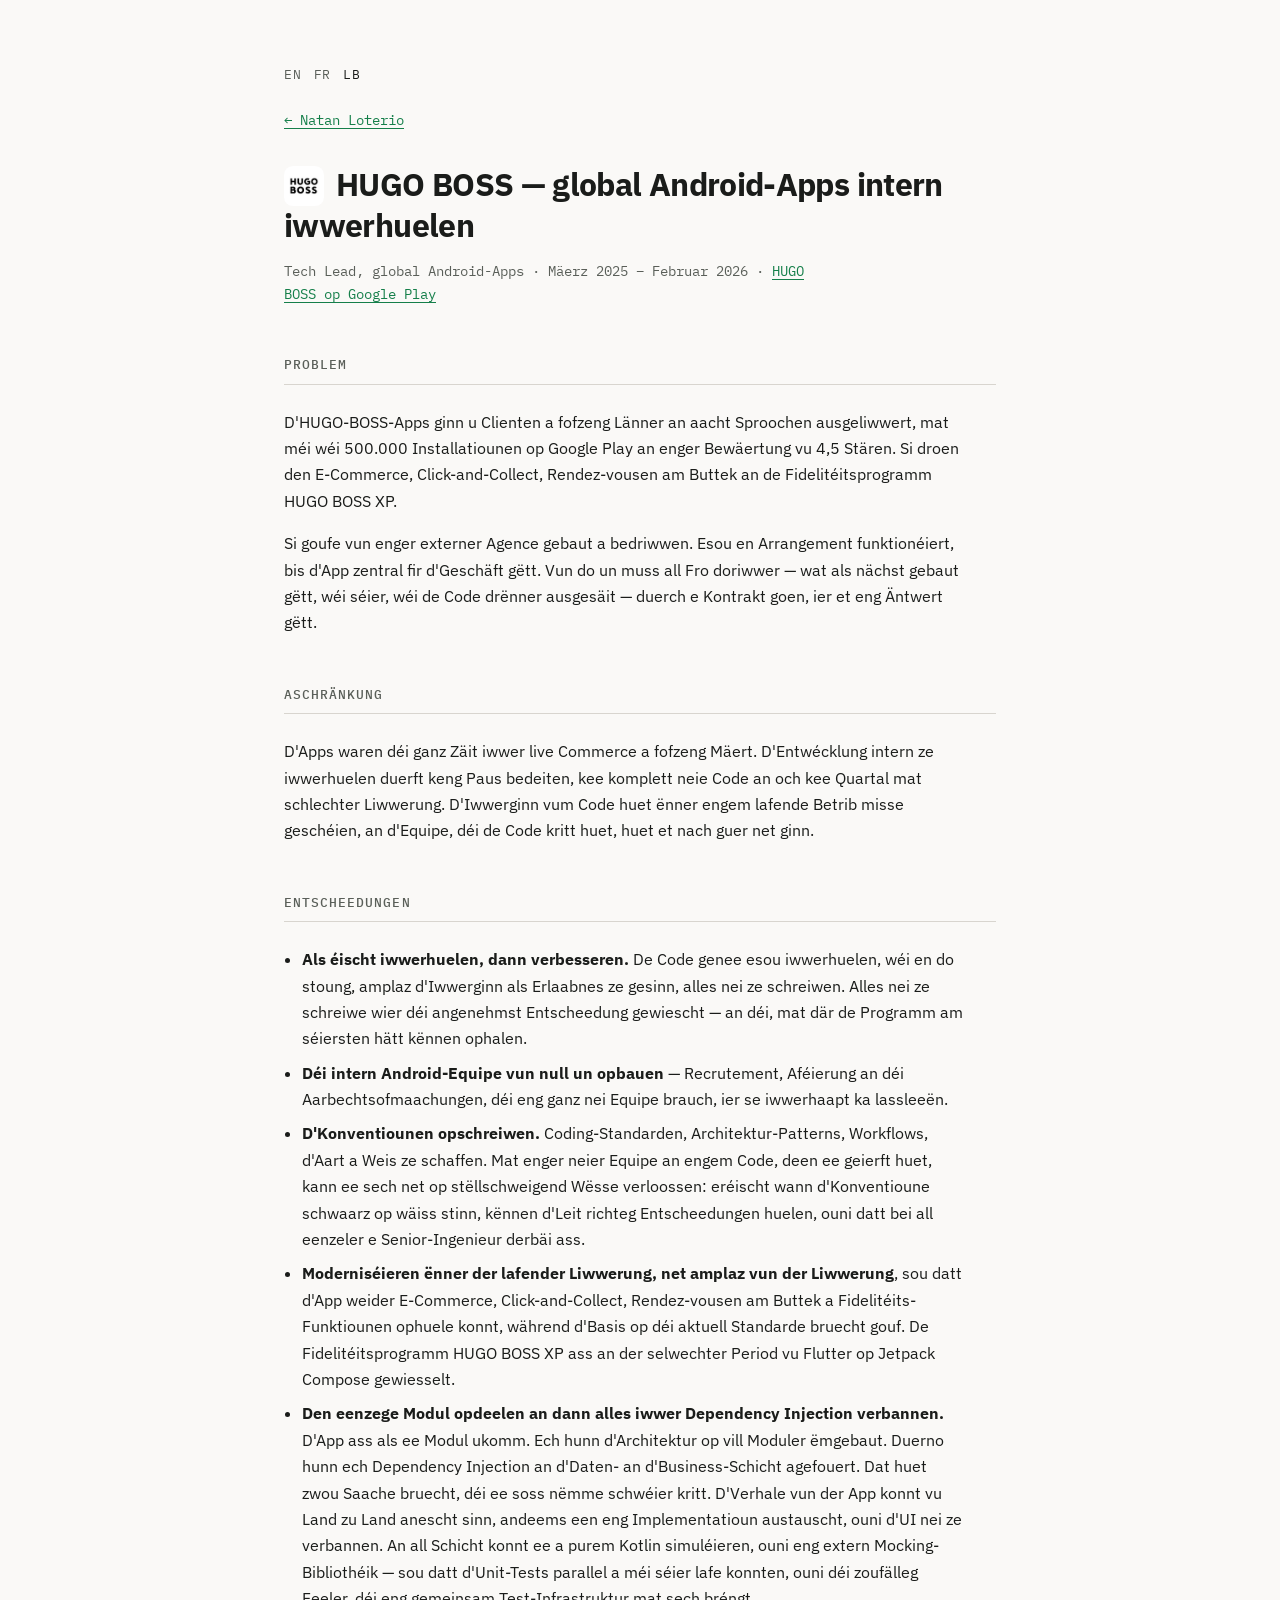
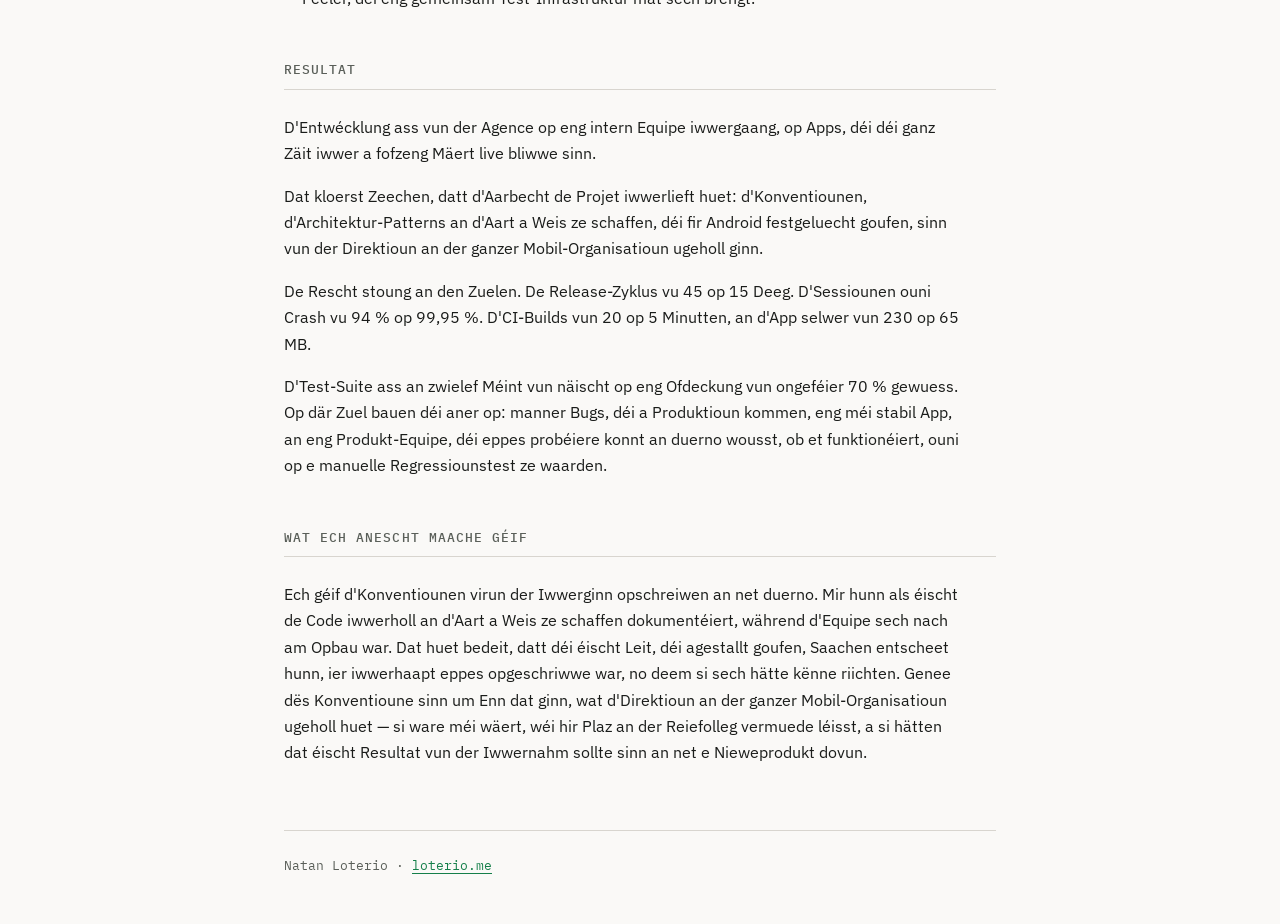
<file: lb/work/hugo-boss.html>
<!DOCTYPE html>
<html lang="lb">
<head>
<meta charset="utf-8">
<meta name="viewport" content="width=device-width, initial-scale=1">
<title>HUGO BOSS — global Android-Apps intern iwwerhuelen · Natan Loterio</title>
<meta name="description" content="D'HUGO-BOSS-Android-Apps vun enger externer Agence a 15 Mäert intern iwwerhuelen, déi intern Equipe vun null un opbauen an d'Konventioune festleeën, déi déi ganz Mobil-Organisatioun ugeholl huet.">
<meta property="og:title" content="HUGO BOSS — global Android-Apps intern iwwerhuelen">
<meta property="og:description" content="Commerce-Apps, déi a 15 Länner live sinn, vun enger Agence iwwerhuelen an déi intern Android-Equipe opbauen, déi se iwwerholl huet.">
<meta property="og:image" content="https://loterio.me/assets/og.png">
<meta property="og:url" content="https://loterio.me/lb/work/hugo-boss.html">
<link rel="canonical" href="https://loterio.me/lb/work/hugo-boss.html">
<link rel="alternate" hreflang="en" href="https://loterio.me/work/hugo-boss.html">
<link rel="alternate" hreflang="fr" href="https://loterio.me/fr/work/hugo-boss.html">
<link rel="alternate" hreflang="lb" href="https://loterio.me/lb/work/hugo-boss.html">
<link rel="alternate" hreflang="x-default" href="https://loterio.me/work/hugo-boss.html">
<link rel="icon" href="../../assets/favicon.ico" sizes="any">
<link rel="preconnect" href="https://fonts.googleapis.com">
<link rel="preconnect" href="https://fonts.gstatic.com" crossorigin>
<link href="https://fonts.googleapis.com/css2?family=IBM+Plex+Mono:wght@400;500&family=IBM+Plex+Sans:wght@400;500&display=swap" rel="stylesheet">
<link rel="stylesheet" href="../../assets/site.css">
<script src="../../assets/analytics.js" defer></script>
</head>
<body>

<nav class="langs" aria-label="Sprooch">
  <a href="../../work/hugo-boss.html" hreflang="en" lang="en">EN</a>
  <a href="../../fr/work/hugo-boss.html" hreflang="fr" lang="fr">FR</a>
  <span aria-current="true">LB</span>
</nav>

<nav class="case-nav" aria-label="Zréck op d'Startsäit"><a href="../index.html">&larr; Natan Loterio</a></nav>

<main class="case">
<h1><img class="app-icon" src="../../assets/app-hugoboss.png" width="40" height="40" alt="">HUGO BOSS — global Android-Apps intern iwwerhuelen</h1>
<p class="meta">Tech Lead, global Android-Apps · Mäerz 2025 – Februar 2026 · <a href="https://play.google.com/store/apps/details?id=com.hugoboss.hugoboss" rel="noopener noreferrer">HUGO BOSS op Google Play</a></p>

<h2>Problem</h2>
<p>D'HUGO-BOSS-Apps ginn u Clienten a fofzeng Länner an aacht Sproochen ausgeliwwert, mat méi wéi 500.000 Installatiounen op Google Play an enger Bewäertung vu 4,5 Stären. Si droen den E-Commerce, Click-and-Collect, Rendez-vousen am Buttek an de Fidelitéitsprogramm HUGO BOSS XP.</p>
<p>Si goufe vun enger externer Agence gebaut a bedriwwen. Esou en Arrangement funktionéiert, bis d'App zentral fir d'Geschäft gëtt. Vun do un muss all Fro doriwwer — wat als nächst gebaut gëtt, wéi séier, wéi de Code drënner ausgesäit — duerch e Kontrakt goen, ier et eng Äntwert gëtt.</p>

<h2>Aschränkung</h2>
<p>D'Apps waren déi ganz Zäit iwwer live Commerce a fofzeng Mäert. D'Entwécklung intern ze iwwerhuelen duerft keng Paus bedeiten, kee komplett neie Code an och kee Quartal mat schlechter Liwwerung. D'Iwwerginn vum Code huet ënner engem lafende Betrib misse geschéien, an d'Equipe, déi de Code kritt huet, huet et nach guer net ginn.</p>

<h2>Entscheedungen</h2>
<ul>
<li><strong>Als éischt iwwerhuelen, dann verbesseren.</strong> De Code genee esou iwwerhuelen, wéi en do stoung, amplaz d'Iwwerginn als Erlaabnes ze gesinn, alles nei ze schreiwen. Alles nei ze schreiwe wier déi angenehmst Entscheedung gewiescht — an déi, mat där de Programm am séiersten hätt kënnen ophalen.</li>
<li><strong>Déi intern Android-Equipe vun null un opbauen</strong> — Recrutement, Aféierung an déi Aarbechtsofmaachungen, déi eng ganz nei Equipe brauch, ier se iwwerhaapt ka lassleeën.</li>
<li><strong>D'Konventiounen opschreiwen.</strong> Coding-Standarden, Architektur-Patterns, Workflows, d'Aart a Weis ze schaffen. Mat enger neier Equipe an engem Code, deen ee geierft huet, kann ee sech net op stëllschweigend Wësse verloossen: eréischt wann d'Konventioune schwaarz op wäiss stinn, kënnen d'Leit richteg Entscheedungen huelen, ouni datt bei all eenzeler e Senior-Ingenieur derbäi ass.</li>
<li><strong>Moderniséieren ënner der lafender Liwwerung, net amplaz vun der Liwwerung</strong>, sou datt d'App weider E-Commerce, Click-and-Collect, Rendez-vousen am Buttek a Fidelitéits-Funktiounen ophuele konnt, während d'Basis op déi aktuell Standarde bruecht gouf. De Fidelitéitsprogramm HUGO BOSS XP ass an der selwechter Period vu Flutter op Jetpack Compose gewiesselt.</li>
<li><strong>Den eenzege Modul opdeelen an dann alles iwwer Dependency Injection verbannen.</strong> D'App ass als ee Modul ukomm. Ech hunn d'Architektur op vill Moduler ëmgebaut. Duerno hunn ech Dependency Injection an d'Daten- an d'Business-Schicht agefouert. Dat huet zwou Saache bruecht, déi ee soss nëmme schwéier kritt. D'Verhale vun der App konnt vu Land zu Land anescht sinn, andeems een eng Implementatioun austauscht, ouni d'UI nei ze verbannen. An all Schicht konnt ee a purem Kotlin simuléieren, ouni eng extern Mocking-Bibliothéik — sou datt d'Unit-Tests parallel a méi séier lafe konnten, ouni déi zoufälleg Feeler, déi eng gemeinsam Test-Infrastruktur mat sech bréngt.</li>
</ul>

<h2>Resultat</h2>
<p>D'Entwécklung ass vun der Agence op eng intern Equipe iwwergaang, op Apps, déi déi ganz Zäit iwwer a fofzeng Mäert live bliwwe sinn.</p>
<p>Dat kloerst Zeechen, datt d'Aarbecht de Projet iwwerlieft huet: d'Konventiounen, d'Architektur-Patterns an d'Aart a Weis ze schaffen, déi fir Android festgeluecht goufen, sinn vun der Direktioun an der ganzer Mobil-Organisatioun ugeholl ginn.</p>
<p>De Rescht stoung an den Zuelen. De Release-Zyklus vu 45 op 15 Deeg. D'Sessiounen ouni Crash vu 94 % op 99,95 %. D'CI-Builds vun 20 op 5 Minutten, an d'App selwer vun 230 op 65 MB.</p>
<p>D'Test-Suite ass an zwielef Méint vun näischt op eng Ofdeckung vun ongeféier 70 % gewuess. Op där Zuel bauen déi aner op: manner Bugs, déi a Produktioun kommen, eng méi stabil App, an eng Produkt-Equipe, déi eppes probéiere konnt an duerno wousst, ob et funktionéiert, ouni op e manuelle Regressiounstest ze waarden.</p>

<h2>Wat ech anescht maache géif</h2>
<p>Ech géif d'Konventiounen virun der Iwwerginn opschreiwen an net duerno. Mir hunn als éischt de Code iwwerholl an d'Aart a Weis ze schaffen dokumentéiert, während d'Equipe sech nach am Opbau war. Dat huet bedeit, datt déi éischt Leit, déi agestallt goufen, Saachen entscheet hunn, ier iwwerhaapt eppes opgeschriwwe war, no deem si sech hätte kënne riichten. Genee dës Konventioune sinn um Enn dat ginn, wat d'Direktioun an der ganzer Mobil-Organisatioun ugeholl huet — si ware méi wäert, wéi hir Plaz an der Reiefolleg vermuede léisst, a si hätten dat éischt Resultat vun der Iwwernahm sollte sinn an net e Nieweprodukt dovun.</p>
</main>

<footer>Natan Loterio · <a href="../index.html">loterio.me</a></footer>

</body>
</html>
</file>
<file: assets/site.css>
:root {
  --bg: #faf9f7;
  --surface: #f2f0ec;
  --text: #1a1c1a;
  --muted: #5a5f59;
  --accent: #157f4a;
  --rule: #d8d5cf;
  --rule-interactive: #878581;
  --mono: 'IBM Plex Mono', ui-monospace, SFMono-Regular, Menlo, monospace;
  --sans: 'IBM Plex Sans', system-ui, -apple-system, 'Segoe UI', sans-serif;
  --measure: 68ch;
  --page: 760px;
  --s1: 4px;  --s2: 8px;   --s3: 12px; --s4: 16px;
  --s6: 24px; --s8: 32px;  --s12: 48px; --s16: 64px;
}

@media (prefers-color-scheme: dark) {
  :root {
    --bg: #0d0d0d;
    --surface: #161816;
    --text: #e6e6e3;
    --muted: #8b8f8a;
    --accent: #63c98a;
    --rule: #262826;
    --rule-interactive: #666866;
  }
}

*, *::before, *::after { box-sizing: border-box; }
body, h1, h2, h3, p, ul, ol, figure { margin: 0; }

body {
  background: var(--bg);
  color: var(--text);
  font-family: var(--sans);
  font-size: 16px;
  line-height: 1.65;
  max-width: var(--page);
  margin: 0 auto;
  padding: var(--s16) var(--s6) var(--s12);
  -webkit-font-smoothing: antialiased;
}

a { color: var(--accent); text-underline-offset: 3px; }
a:hover { text-decoration-thickness: 2px; }
:focus-visible { outline: 2px solid var(--accent); outline-offset: 3px; border-radius: 2px; }

h1 { font-size: 32px; line-height: 1.2; letter-spacing: -0.02em; }
h2 {
  font-family: var(--mono);
  font-size: 13px;
  font-weight: 500;
  letter-spacing: 0.08em;
  text-transform: uppercase;
  color: var(--muted);
  padding-bottom: var(--s2);
  border-bottom: 1px solid var(--rule);
  margin-bottom: var(--s6);
}
h3 { font-size: 17px; line-height: 1.35; }
p { max-width: var(--measure); }
p + p { margin-top: var(--s4); }

.mono, .meta, .period, .stack { font-family: var(--mono); font-size: 14px; color: var(--muted); }

section { margin-top: var(--s16); }

/* Hero */
.hero h1 { margin-bottom: var(--s2); }
.hero .role { font-family: var(--mono); font-size: 14px; color: var(--muted); margin-bottom: var(--s4); }
.hero .status {
  font-size: 16px;
  border-left: 3px solid var(--accent);
  padding: var(--s1) 0 var(--s1) var(--s3);
  margin-bottom: var(--s6);
}

.hero { display: grid; grid-template-columns: 96px 1fr; gap: var(--s6); align-items: start; }
.hero > div { min-width: 0; }
.portrait { width: 96px; height: 96px; border-radius: 50%; display: block; }

@media (max-width: 640px) {
  .hero { grid-template-columns: 64px 1fr; gap: var(--s4); }
  .portrait { width: 64px; height: 64px; }
}

.actions { display: flex; flex-wrap: wrap; gap: var(--s2); }
.btn {
  font-family: var(--mono);
  font-size: 14px;
  text-decoration: none;
  color: var(--text);
  border: 1px solid var(--rule-interactive);
  border-radius: 3px;
  padding: 10px var(--s4);
  min-height: 44px;
  display: inline-flex;
  align-items: center;
}
.btn:hover { border-color: var(--accent); color: var(--accent); }
.btn.primary { border-color: var(--accent); color: var(--accent); font-weight: 500; }

/* Proof */
.proof-item { padding-top: var(--s6); border-top: 1px solid var(--rule); margin-top: var(--s6); }
.proof-item:first-of-type { border-top: 0; margin-top: 0; padding-top: 0; }
.proof-item h3 { margin-bottom: var(--s1); }
.proof-item dl { margin: var(--s3) 0 0; }
.proof-item dt {
  font-family: var(--mono); font-size: 12px; letter-spacing: 0.06em;
  text-transform: uppercase; color: var(--muted); margin-top: var(--s3);
}
.proof-item dd { margin: 2px 0 0; max-width: var(--measure); }

/* Repos and writing */
.repo-list, .plain { list-style: none; padding: 0; }
.repo-list li { padding: var(--s3) 0; border-bottom: 1px solid var(--rule); }
.repo-list .stack { margin-left: var(--s2); }

/* Track record */
.timeline { list-style: none; padding: 0; }
.timeline li {
  display: grid;
  grid-template-columns: 140px 1fr;
  gap: var(--s4);
  padding: var(--s3) 0;
  border-bottom: 1px solid var(--rule);
}
.timeline .period { font-size: 13px; }

/* Case studies */
.case-nav { font-family: var(--mono); font-size: 14px; margin-bottom: var(--s8); }
.case h2 { margin-top: var(--s12); }
.case p { margin-top: var(--s4); }
.case ul { max-width: var(--measure); padding-left: 1.1em; margin-top: var(--s4); }
.case li { margin-top: var(--s2); }

footer {
  margin-top: var(--s16);
  padding-top: var(--s6);
  border-top: 1px solid var(--rule);
  font-family: var(--mono);
  font-size: 13px;
  color: var(--muted);
}

@media (max-width: 640px) {
  body { padding: var(--s8) var(--s4) var(--s12); font-size: 15px; }
  h1 { font-size: 26px; }
  .timeline li { grid-template-columns: 1fr; gap: 2px; }
}

@media (prefers-reduced-motion: reduce) {
  *, *::before, *::after { animation: none !important; transition: none !important; }
}

@media print {
  :root {
    --bg: #ffffff; --surface: #ffffff; --text: #000000;
    --muted: #444444; --accent: #000000; --rule: #cccccc;
  }
  body { max-width: none; padding: 0; font-size: 11pt; }
  .actions, .case-nav { display: none; }
  a { text-decoration: underline; }
  a[href^="http"]::after { content: " (" attr(href) ")"; font-size: 9pt; color: #444; }
}

.langs {
  font-family: var(--mono);
  font-size: 13px;
  letter-spacing: 0.06em;
  margin-bottom: var(--s6);
  display: flex;
  gap: var(--s3);
}
.langs span { color: var(--text); }
.langs a { color: var(--muted); text-decoration: none; }
.langs a:hover { color: var(--accent); text-decoration: underline; }

.app-icon {
  width: 40px;
  height: 40px;
  border-radius: 22%;
  vertical-align: -10px;
  margin-right: var(--s3);
}
</file>
